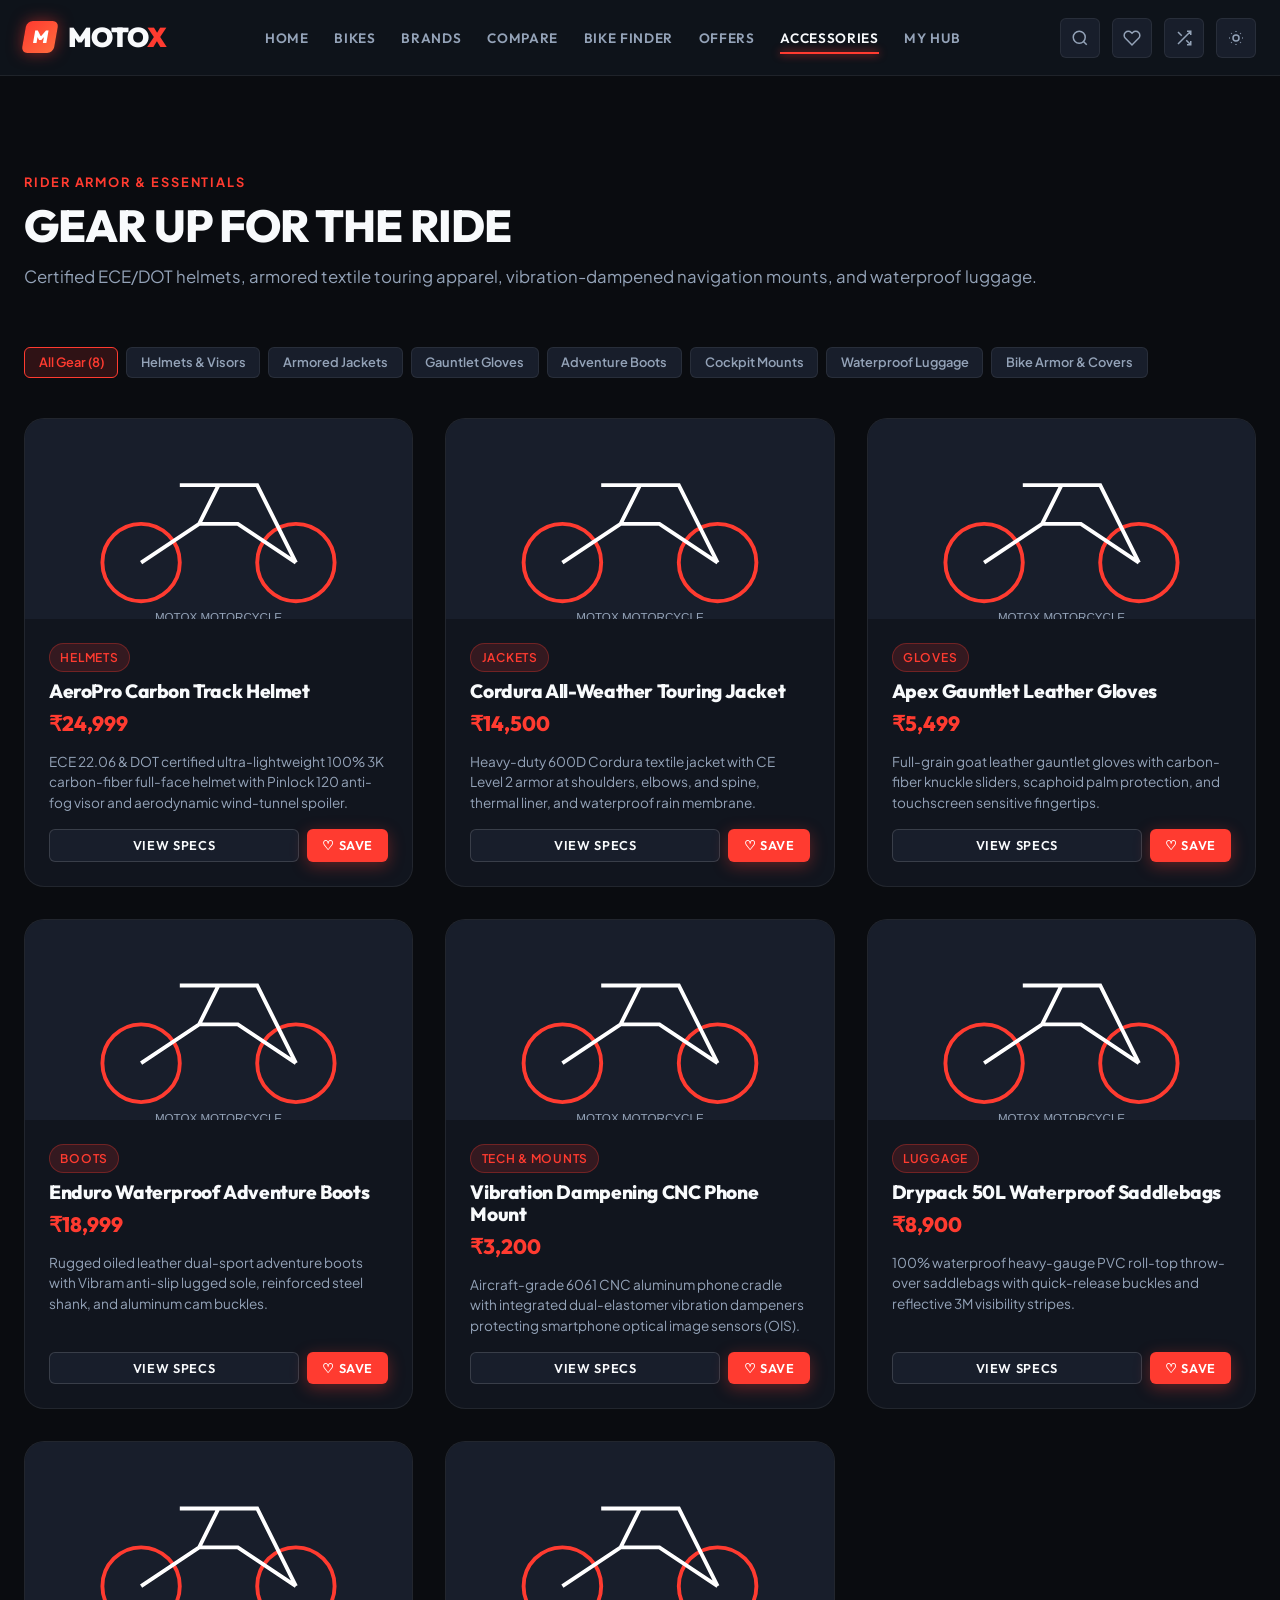
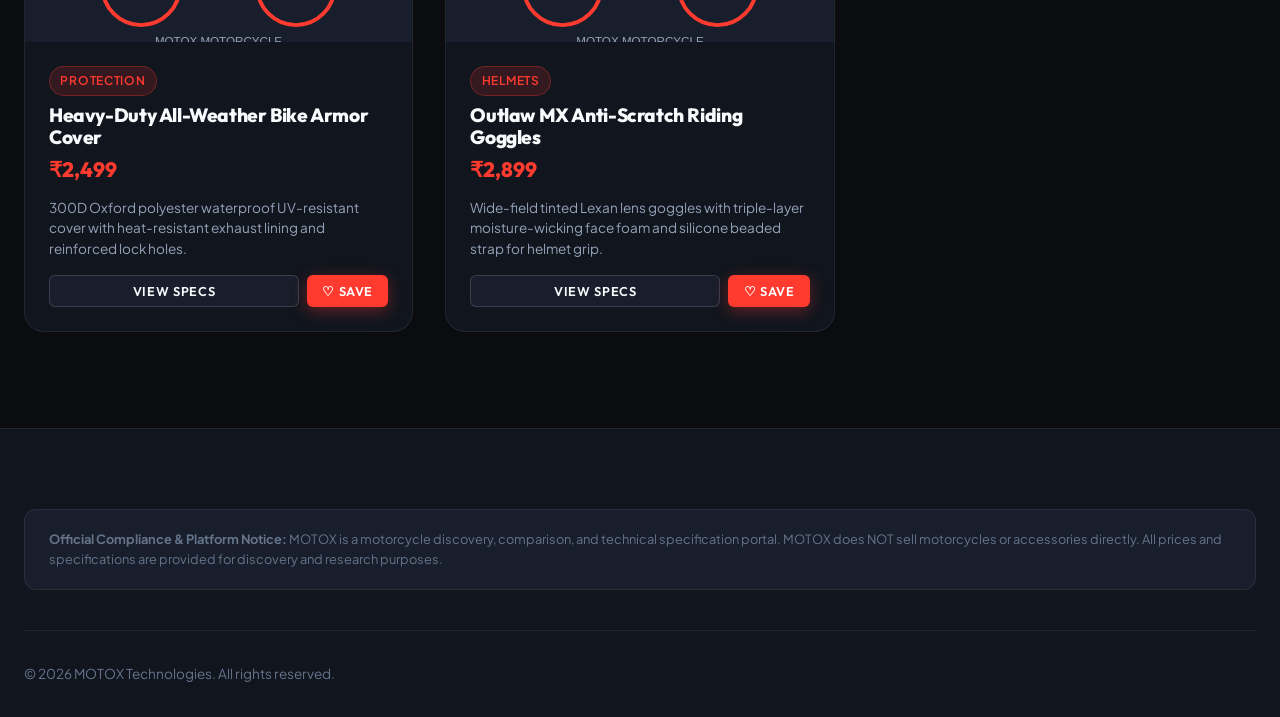
<file: accessories.html>
<!DOCTYPE html>
<html lang="en" data-theme="dark">
<head><script async src="https://www.googletagmanager.com/gtm.js?id=GTM-KWH765RK"></script>
<script>
  window.dataLayer = window.dataLayer || [];
  function gtag(){dataLayer.push(arguments);}
  gtag('js', new Date());
</script>
  <!-- Google tag (gtag.js) -->
<script async src="https://www.googletagmanager.com/gtag/js?id=AW-18481810877"></script>
<script>
  window.dataLayer = window.dataLayer || [];
  function gtag(){dataLayer.push(arguments);}
  gtag('js', new Date());

  gtag('config', 'AW-18481810877');
</script>
  <meta charset="UTF-8">
  <meta name="viewport" content="width=device-width, initial-scale=1.0">
  <title>Riding Gear & Accessories — GEAR UP FOR THE RIDE | MOTOX</title>
  <meta name="description" content="Explore premium motorcycle riding gear: Carbon-fiber track helmets, CE Level 2 armored jackets, gauntlet gloves, adventure boots, and waterproof luggage.">
  <link rel="stylesheet" href="css/style.css">
  <link rel="stylesheet" href="css/responsive.css">
</head>
<body>

  <!-- Sticky Premium Navigation -->
  <header class="header">
    <div class="container navbar">
      <a href="index.html" class="brand-logo">
        <div class="logo-icon">M</div>
        <span>MOTO<span class="red">X</span></span>
      </a>

      <ul class="nav-links">
        <li><a href="index.html" class="nav-link">Home</a></li>
        <li><a href="bikes.html" class="nav-link">Bikes</a></li>
        <li><a href="brands.html" class="nav-link">Brands</a></li>
        <li><a href="compare.html" class="nav-link">Compare</a></li>
        <li><a href="finder.html" class="nav-link">Bike Finder</a></li>
        <li><a href="offers.html" class="nav-link">Offers</a></li>
        <li><a href="accessories.html" class="nav-link active">Accessories</a></li>
        <li><a href="bookings.html" class="nav-link">My Hub</a></li>
      </ul>

      <div class="nav-actions">
        <button class="btn-icon open-search-btn" title="Search Motorcycles (/)" aria-label="Search">
          <svg width="18" height="18" viewBox="0 0 24 24" fill="none" stroke="currentColor" stroke-width="2"><circle cx="11" cy="11" r="8"/><path d="M21 21l-4.35-4.35"/></svg>
        </button>
        <a href="bookings.html" class="btn-icon" title="Saved Wishlist" aria-label="Wishlist" style="position: relative;">
          <svg width="18" height="18" viewBox="0 0 24 24" fill="none" stroke="currentColor" stroke-width="2"><path d="M20.84 4.61a5.5 5.5 0 00-7.78 0L12 5.67l-1.06-1.06a5.5 5.5 0 00-7.78 7.78l1.06 1.06L12 21.23l7.78-7.78 1.06-1.06a5.5 5.5 0 000-7.78z"/></svg>
          <span class="wishlist-count nav-badge-count" style="display: none;">0</span>
        </a>
        <a href="compare.html" class="btn-icon" title="Comparison Tray" aria-label="Compare" style="position: relative;">
          <svg width="18" height="18" viewBox="0 0 24 24" fill="none" stroke="currentColor" stroke-width="2"><path d="M16 3h5v5M4 20L21 3M21 16v5h-5M15 15l6 6M4 4l5 5"/></svg>
          <span class="compare-count nav-badge-count" style="display: none;">0</span>
        </a>
        <button class="btn-icon theme-toggle-btn" title="Toggle Theme" aria-label="Toggle Theme">
          🌙
        </button>
        <button class="btn-icon mobile-toggle" aria-label="Open Mobile Menu">
          ☰
        </button>
      </div>
    </div>
  </header>

  <main class="section">
    <div class="container">
      <div class="section-header">
        <div>
          <span class="section-subtitle-tag">Rider Armor & Essentials</span>
          <h1 class="section-title">GEAR UP FOR THE RIDE</h1>
          <p class="section-desc">Certified ECE/DOT helmets, armored textile touring apparel, vibration-dampened navigation mounts, and waterproof luggage.</p>
        </div>
      </div>

      <!-- Accessory Category Filter Chips -->
      <div class="filter-chips" id="accFilterChips" style="margin-bottom: 2.5rem;">
        <button type="button" class="filter-chip active" data-cat="all">All Gear (8)</button>
        <button type="button" class="filter-chip" data-cat="Helmets">Helmets & Visors</button>
        <button type="button" class="filter-chip" data-cat="Jackets">Armored Jackets</button>
        <button type="button" class="filter-chip" data-cat="Gloves">Gauntlet Gloves</button>
        <button type="button" class="filter-chip" data-cat="Boots">Adventure Boots</button>
        <button type="button" class="filter-chip" data-cat="Tech & Mounts">Cockpit Mounts</button>
        <button type="button" class="filter-chip" data-cat="Luggage">Waterproof Luggage</button>
        <button type="button" class="filter-chip" data-cat="Protection">Bike Armor & Covers</button>
      </div>

      <div class="bikes-grid" id="accessoriesGrid">
        <!-- Rendered by JS -->
      </div>
    </div>
  </main>

  <!-- Accessory Detail Modal -->
  <div class="modal-overlay" id="accDetailModal">
    <div class="modal-dialog">
      <button class="modal-close-btn" id="closeAccModalBtn">✕</button>
      <div id="accModalContent"></div>
    </div>
  </div>

  <!-- Premium Footer -->
  <footer class="footer">
    <div class="container">
      <div class="footer-disclaimer-card">
        <strong>Official Compliance & Platform Notice:</strong> MOTOX is a motorcycle discovery, comparison, and technical specification portal. MOTOX does NOT sell motorcycles or accessories directly. All prices and specifications are provided for discovery and research purposes.
      </div>
      <div class="footer-bottom">
        <div>© 2026 MOTOX Technologies. All rights reserved.</div>
      </div>
    </div>
  </footer>

  <!-- Search Modal -->
  <div class="search-modal" id="searchModal">
    <div class="search-box-card">
      <button class="modal-close-btn" id="closeSearchBtn">✕</button>
      <div class="search-input-wrap">
        <svg width="20" height="20" viewBox="0 0 24 24" fill="none" stroke="currentColor" stroke-width="2"><circle cx="11" cy="11" r="8"/><path d="M21 21l-4.35-4.35"/></svg>
        <input type="text" id="searchInput" placeholder="Search by brand, model, or capacity..." autocomplete="off">
      </div>
      <div class="search-results" id="searchResults"></div>
    </div>
  </div>

  <!-- Scripts -->
  <script src="js/data.js"></script>
  <script src="js/app.js"></script>
  <script>
    document.addEventListener("DOMContentLoaded", () => {
      const grid = document.getElementById("accessoriesGrid");
      const chips = document.querySelectorAll("#accFilterChips .filter-chip");
      const modal = document.getElementById("accDetailModal");
      const closeBtn = document.getElementById("closeAccModalBtn");

      let currentCat = "all";

      function renderAccessories() {
        if (!grid) return;
        const list = currentCat === "all"
          ? MOTOX_DATA.accessories
          : MOTOX_DATA.accessories.filter(a => a.category.toLowerCase().includes(currentCat.toLowerCase()));

        grid.innerHTML = list.map(acc => `
          <div class="accessory-card fade-in">
            <div class="accessory-card-img">
              <img src="${acc.image}" alt="${acc.name}" loading="lazy" onerror="handleImgError(this)">
            </div>
            <div class="accessory-card-body">
              <span class="badge badge-accent" style="align-self: flex-start; margin-bottom: 0.5rem;">${acc.category}</span>
              <h3 style="font-size: 1.2rem; font-weight: 800; color: var(--text-primary); margin-bottom: 0.3rem;">${acc.name}</h3>
              <div style="font-family: var(--font-heading); font-weight: 800; font-size: 1.3rem; color: var(--accent-primary); margin-bottom: 0.75rem;">${acc.priceDisplay}</div>
              <p style="font-size: 0.85rem; color: var(--text-secondary); line-height: 1.5; margin-bottom: 1rem;">${acc.description}</p>
              <div style="margin-top: auto; display: flex; gap: 0.5rem;">
                <button class="btn btn-secondary btn-sm" style="flex: 1;" onclick="openAccessoryModal('${acc.id}')">View Specs</button>
                <button class="btn btn-primary btn-sm" onclick="showToast('Added ${acc.name} to gear wishlist!', 'success')">♡ Save</button>
              </div>
            </div>
          </div>
        `).join("");
      }

      chips.forEach(chip => {
        chip.addEventListener("click", () => {
          chips.forEach(c => c.classList.remove("active"));
          chip.classList.add("active");
          currentCat = chip.dataset.cat;
          renderAccessories();
        });
      });

      window.openAccessoryModal = function(id) {
        const acc = MOTOX_DATA.accessories.find(a => a.id === id);
        if (!acc || !modal) return;

        const content = document.getElementById("accModalContent");
        content.innerHTML = `
          <span class="badge badge-accent" style="margin-bottom: 0.5rem;">${acc.category}</span>
          <h2 style="font-size: 1.6rem; font-weight: 900; margin-bottom: 0.5rem;">${acc.name}</h2>
          <div style="font-family: var(--font-heading); font-size: 1.5rem; font-weight: 900; color: var(--accent-primary); margin-bottom: 1rem;">${acc.priceDisplay}</div>
          <img src="${acc.image}" alt="${acc.name}" style="width: 100%; height: 220px; object-fit: cover; border-radius: var(--radius-md); margin-bottom: 1.25rem;" onerror="handleImgError(this)">
          <p style="font-size: 0.95rem; color: var(--text-secondary); line-height: 1.6; margin-bottom: 1.25rem;">${acc.description}</p>
          <div style="font-size: 0.85rem; font-weight: 700; text-transform: uppercase; color: var(--text-muted); margin-bottom: 0.5rem;">Key Specifications:</div>
          <ul class="part-specs-list" style="margin-bottom: 1.5rem;">
            ${acc.specs.map(s => `<li>${s}</li>`).join("")}
          </ul>
          <button class="btn btn-primary" style="width: 100%;" onclick="showToast('Inquiry logged for ${acc.name} with certified gear distributors.', 'success'); document.getElementById('accDetailModal').classList.remove('active');">
            Inquire Availability at Dealer
          </button>
        `;
        modal.classList.add("active");
      };

      if (closeBtn && modal) {
        closeBtn.onclick = () => modal.classList.remove("active");
        modal.onclick = (e) => {
          if (e.target === modal) modal.classList.remove("active");
        };
      }

      renderAccessories();
    });
  </script>
</body>
</html>
</file>
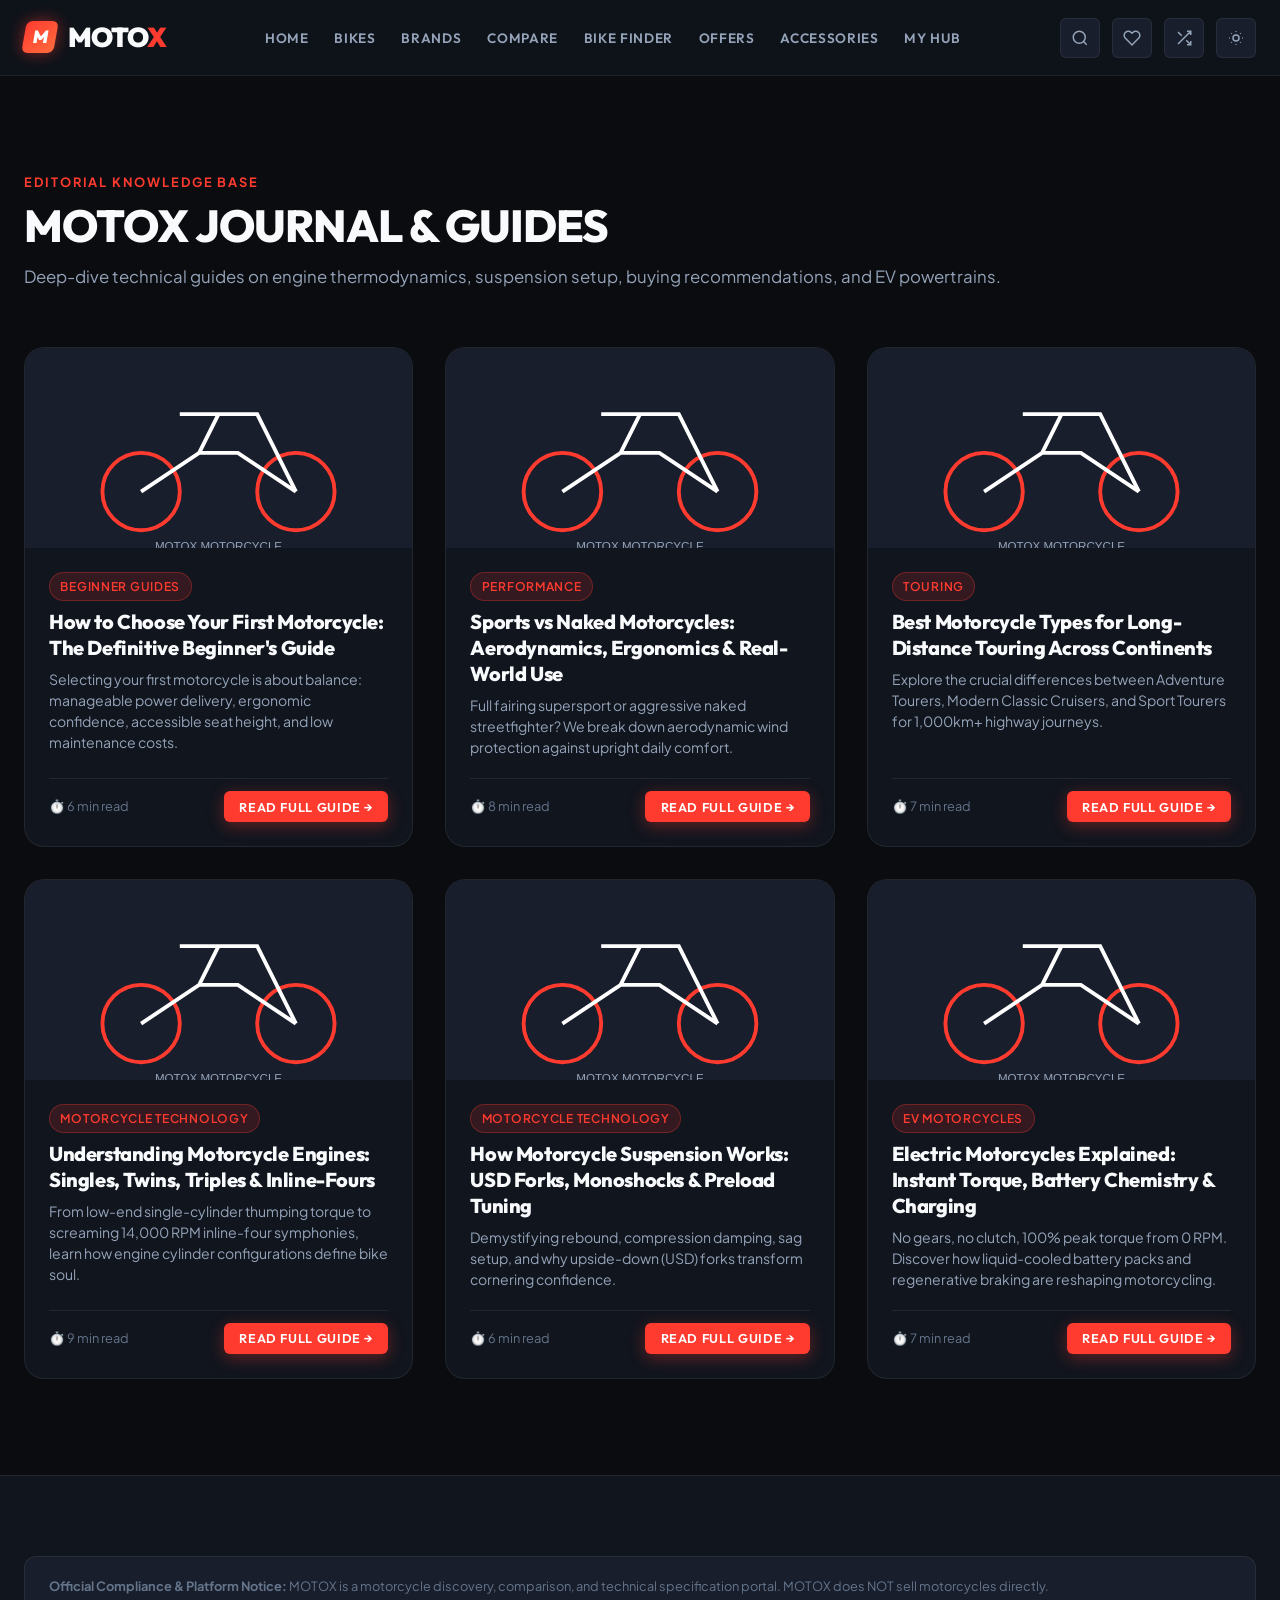
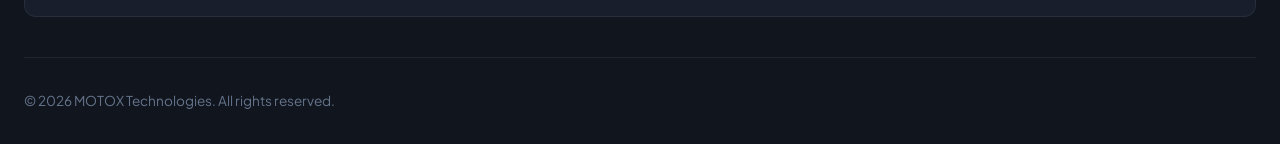
<file: articles.html>
<!DOCTYPE html>
<html lang="en" data-theme="dark">
<head><script async src="https://www.googletagmanager.com/gtm.js?id=GTM-KWH765RK"></script>
<script>
  window.dataLayer = window.dataLayer || [];
  function gtag(){dataLayer.push(arguments);}
  gtag('js', new Date());
</script>
  <!-- Google tag (gtag.js) -->
<script async src="https://www.googletagmanager.com/gtag/js?id=AW-18481810877"></script>
<script>
  window.dataLayer = window.dataLayer || [];
  function gtag(){dataLayer.push(arguments);}
  gtag('js', new Date());

  gtag('config', 'AW-18481810877');
</script>
  <meta charset="UTF-8">
  <meta name="viewport" content="width=device-width, initial-scale=1.0">
  <title>MOTOX Journal — Motorcycle Guides & Technology Explained</title>
  <meta name="description" content="In-depth editorial articles on motorcycle engineering, buying guides, suspension dynamics, engine cylinder configurations, and EV motor tech.">
  <link rel="stylesheet" href="css/style.css">
  <link rel="stylesheet" href="css/responsive.css">
</head>
<body>

  <!-- Sticky Premium Navigation -->
  <header class="header">
    <div class="container navbar">
      <a href="index.html" class="brand-logo">
        <div class="logo-icon">M</div>
        <span>MOTO<span class="red">X</span></span>
      </a>

      <ul class="nav-links">
        <li><a href="index.html" class="nav-link">Home</a></li>
        <li><a href="bikes.html" class="nav-link">Bikes</a></li>
        <li><a href="brands.html" class="nav-link">Brands</a></li>
        <li><a href="compare.html" class="nav-link">Compare</a></li>
        <li><a href="finder.html" class="nav-link">Bike Finder</a></li>
        <li><a href="offers.html" class="nav-link">Offers</a></li>
        <li><a href="accessories.html" class="nav-link">Accessories</a></li>
        <li><a href="bookings.html" class="nav-link">My Hub</a></li>
      </ul>

      <div class="nav-actions">
        <button class="btn-icon open-search-btn" title="Search Motorcycles (/)" aria-label="Search">
          <svg width="18" height="18" viewBox="0 0 24 24" fill="none" stroke="currentColor" stroke-width="2"><circle cx="11" cy="11" r="8"/><path d="M21 21l-4.35-4.35"/></svg>
        </button>
        <a href="bookings.html" class="btn-icon" title="Saved Wishlist" aria-label="Wishlist" style="position: relative;">
          <svg width="18" height="18" viewBox="0 0 24 24" fill="none" stroke="currentColor" stroke-width="2"><path d="M20.84 4.61a5.5 5.5 0 00-7.78 0L12 5.67l-1.06-1.06a5.5 5.5 0 00-7.78 7.78l1.06 1.06L12 21.23l7.78-7.78 1.06-1.06a5.5 5.5 0 000-7.78z"/></svg>
          <span class="wishlist-count nav-badge-count" style="display: none;">0</span>
        </a>
        <a href="compare.html" class="btn-icon" title="Comparison Tray" aria-label="Compare" style="position: relative;">
          <svg width="18" height="18" viewBox="0 0 24 24" fill="none" stroke="currentColor" stroke-width="2"><path d="M16 3h5v5M4 20L21 3M21 16v5h-5M15 15l6 6M4 4l5 5"/></svg>
          <span class="compare-count nav-badge-count" style="display: none;">0</span>
        </a>
        <button class="btn-icon theme-toggle-btn" title="Toggle Theme" aria-label="Toggle Theme">
          🌙
        </button>
        <button class="btn-icon mobile-toggle" aria-label="Open Mobile Menu">
          ☰
        </button>
      </div>
    </div>
  </header>

  <main class="section">
    <div class="container">
      <div class="section-header">
        <div>
          <span class="section-subtitle-tag">Editorial Knowledge Base</span>
          <h1 class="section-title">MOTOX JOURNAL & GUIDES</h1>
          <p class="section-desc">Deep-dive technical guides on engine thermodynamics, suspension setup, buying recommendations, and EV powertrains.</p>
        </div>
      </div>

      <div class="articles-grid" id="fullArticlesGrid">
        <!-- Rendered by JS -->
      </div>
    </div>
  </main>

  <!-- Article Modal -->
  <div class="modal-overlay" id="articleModal">
    <div class="modal-dialog" style="max-width: 800px;">
      <button class="modal-close-btn" id="closeArticleBtn">✕</button>
      <div id="articleModalContent"></div>
    </div>
  </div>

  <!-- Premium Footer -->
  <footer class="footer">
    <div class="container">
      <div class="footer-disclaimer-card">
        <strong>Official Compliance & Platform Notice:</strong> MOTOX is a motorcycle discovery, comparison, and technical specification portal. MOTOX does NOT sell motorcycles directly.
      </div>
      <div class="footer-bottom">
        <div>© 2026 MOTOX Technologies. All rights reserved.</div>
      </div>
    </div>
  </footer>

  <!-- Search Modal -->
  <div class="search-modal" id="searchModal">
    <div class="search-box-card">
      <button class="modal-close-btn" id="closeSearchBtn">✕</button>
      <div class="search-input-wrap">
        <svg width="20" height="20" viewBox="0 0 24 24" fill="none" stroke="currentColor" stroke-width="2"><circle cx="11" cy="11" r="8"/><path d="M21 21l-4.35-4.35"/></svg>
        <input type="text" id="searchInput" placeholder="Search by brand, model, or capacity..." autocomplete="off">
      </div>
      <div class="search-results" id="searchResults"></div>
    </div>
  </div>

  <!-- Scripts -->
  <script src="js/data.js"></script>
  <script src="js/app.js"></script>
  <script>
    document.addEventListener("DOMContentLoaded", () => {
      const grid = document.getElementById("fullArticlesGrid");
      const modal = document.getElementById("articleModal");
      const closeBtn = document.getElementById("closeArticleBtn");

      if (!grid) return;

      grid.innerHTML = MOTOX_DATA.articles.map(a => `
        <div class="article-card fade-in">
          <div class="article-card-img">
            <img src="${a.image}" alt="${a.title}" loading="lazy" onerror="handleImgError(this)">
          </div>
          <div class="article-card-body">
            <span class="badge badge-accent" style="align-self: flex-start; margin-bottom: 0.5rem;">${a.category}</span>
            <h3 style="font-size: 1.25rem; font-weight: 800; margin-bottom: 0.5rem; line-height: 1.3;">${a.title}</h3>
            <p style="font-size: 0.88rem; color: var(--text-secondary); line-height: 1.5; margin-bottom: 1.25rem;">${a.summary}</p>
            <div style="margin-top: auto; display: flex; justify-content: space-between; align-items: center; border-top: 1px solid var(--border-subtle); padding-top: 0.75rem; font-size: 0.8rem; color: var(--text-muted);">
              <span>⏱️ ${a.readTime}</span>
              <button class="btn btn-primary btn-sm" onclick="readArticleFull('${a.id}')">Read Full Guide →</button>
            </div>
          </div>
        </div>
      `).join("");

      window.readArticleFull = function(id) {
        const art = getArticleById(id);
        if (!art || !modal) return;

        const content = document.getElementById("articleModalContent");
        content.innerHTML = `
          <span class="badge badge-accent" style="margin-bottom: 0.5rem;">${art.category} • ${art.readTime}</span>
          <h2 style="font-size: 1.8rem; font-weight: 900; margin-bottom: 0.5rem; line-height: 1.2;">${art.title}</h2>
          <div style="font-size: 0.8rem; color: var(--text-muted); margin-bottom: 1.25rem;">Published by MOTOX Tech Editorial • ${art.date}</div>
          <img src="${art.image}" alt="${art.title}" style="width: 100%; height: 280px; object-fit: cover; border-radius: var(--radius-md); margin-bottom: 1.5rem;" onerror="handleImgError(this)">
          <div style="color: var(--text-secondary); font-size: 0.95rem; line-height: 1.7;">
            ${art.content}
          </div>
        `;
        modal.classList.add("active");
      };

      if (closeBtn && modal) {
        closeBtn.onclick = () => modal.classList.remove("active");
        modal.onclick = (e) => {
          if (e.target === modal) modal.classList.remove("active");
        };
      }
    });
  </script>
</body>
</html>
</file>
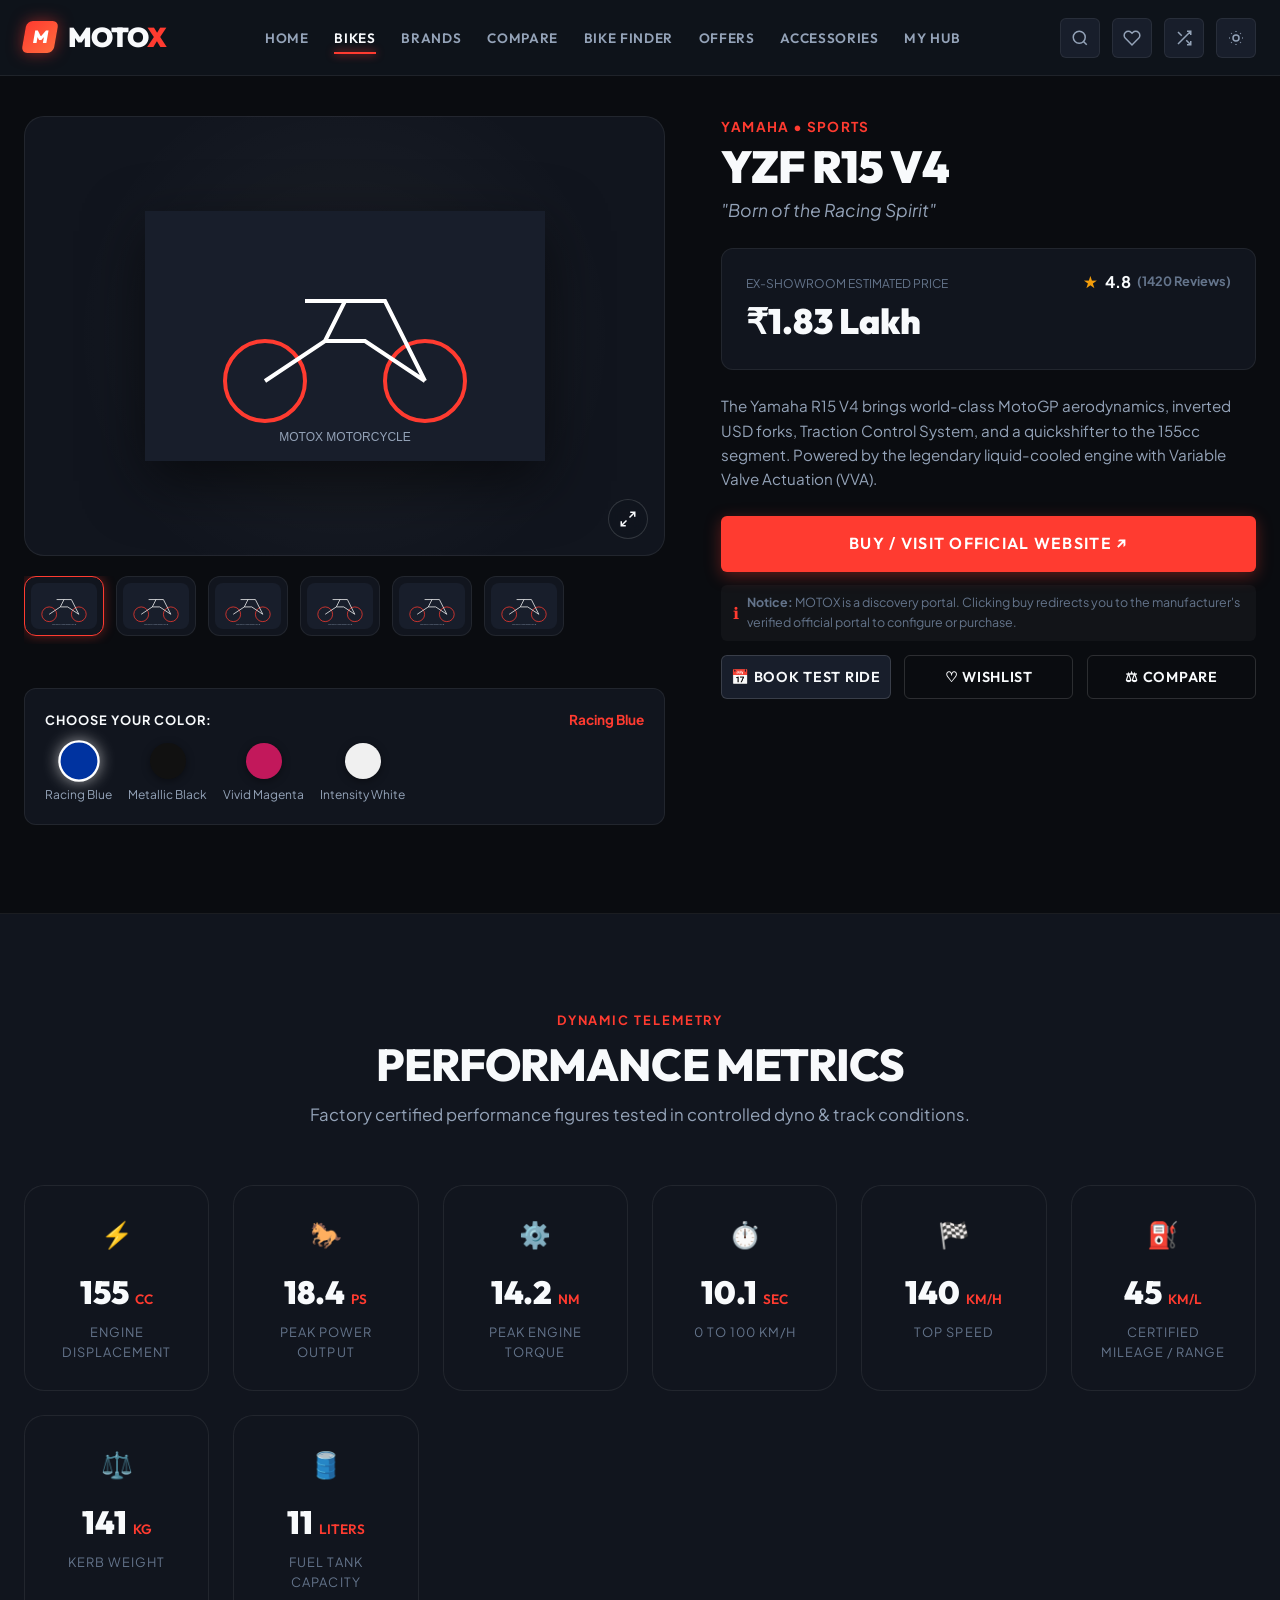
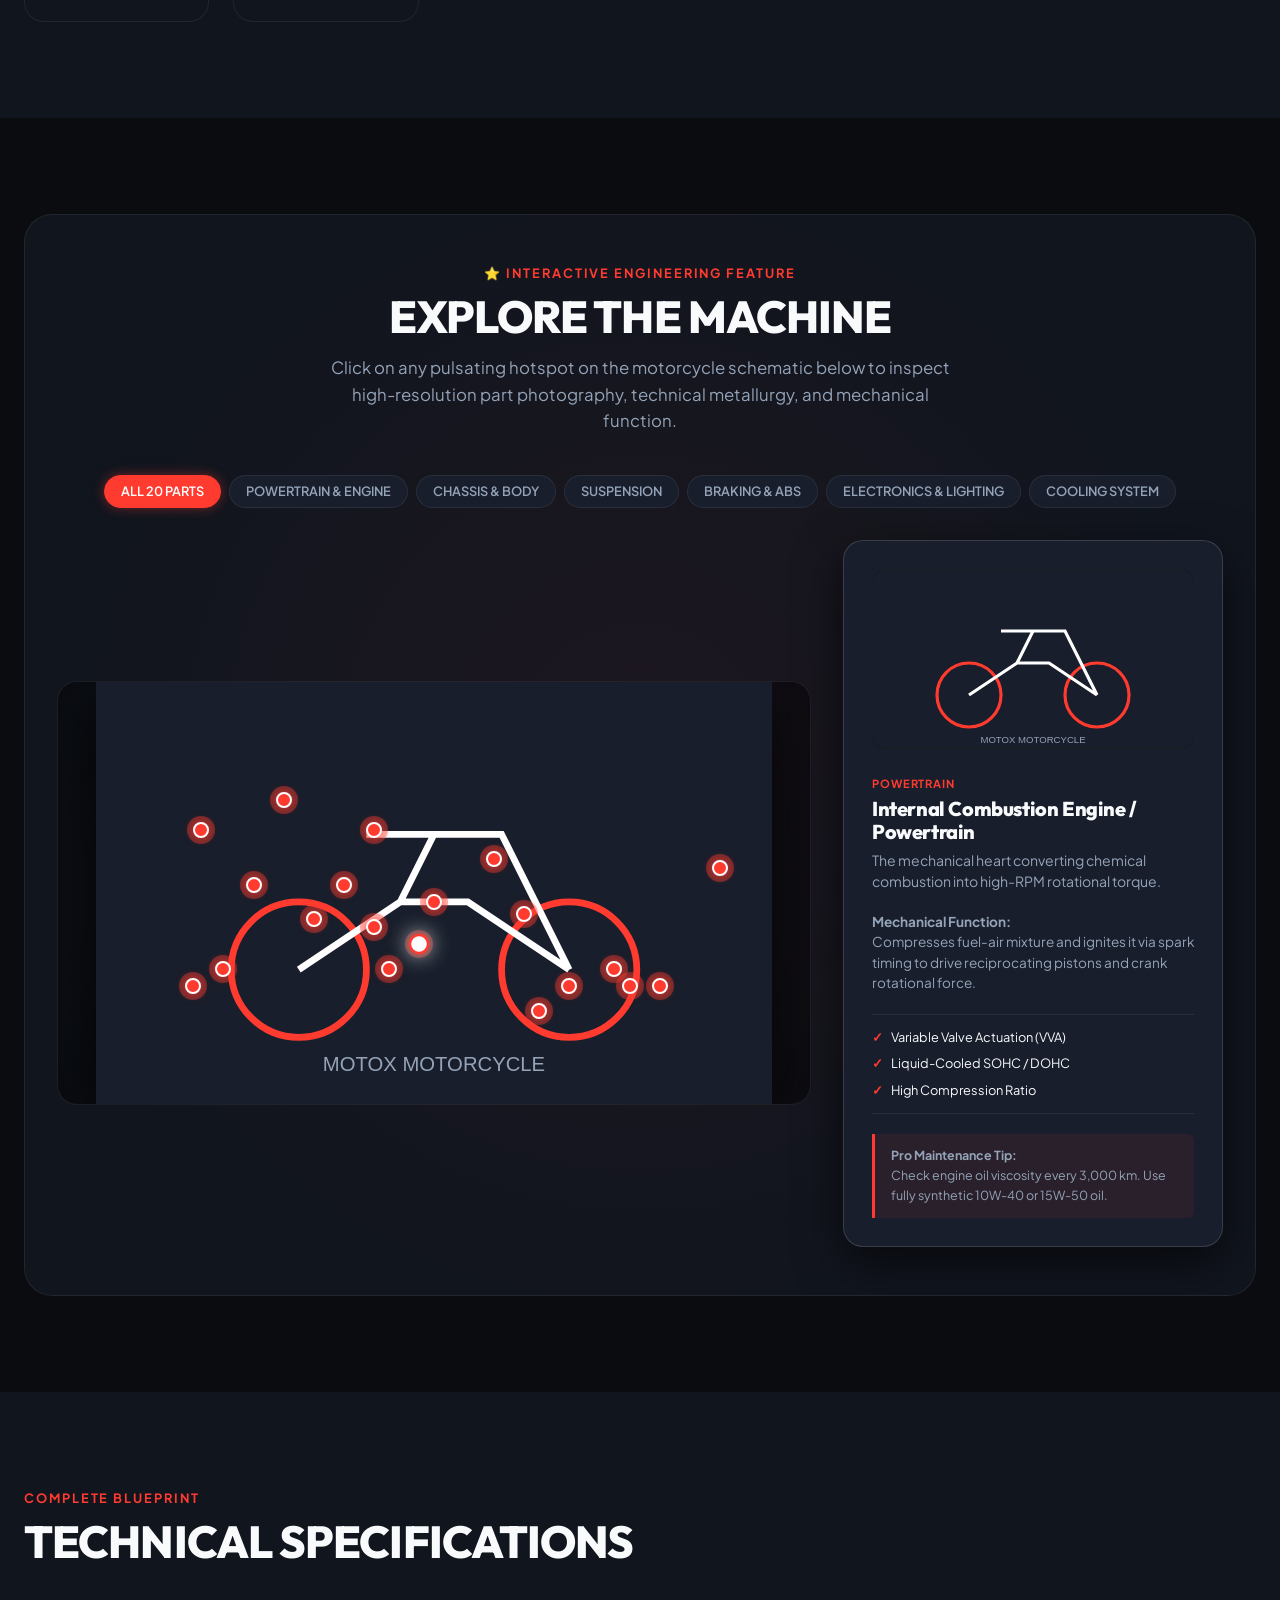
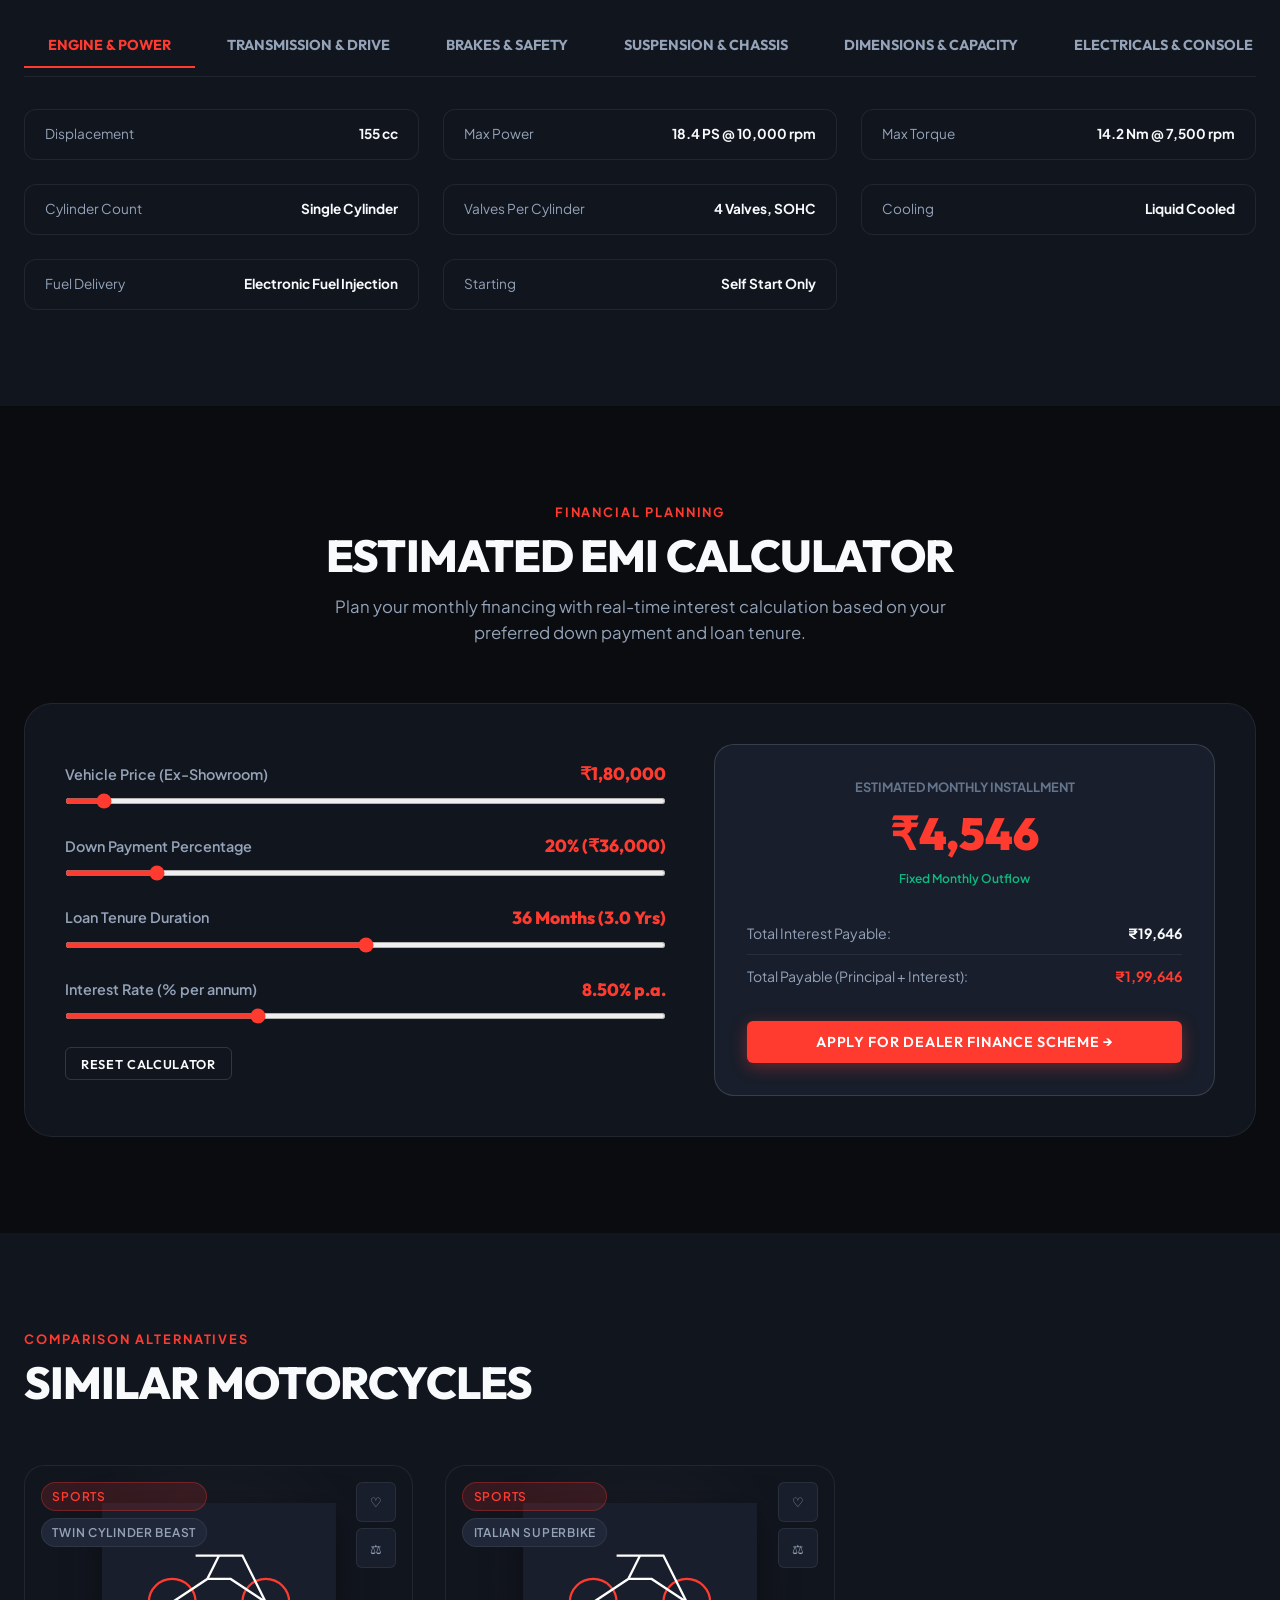
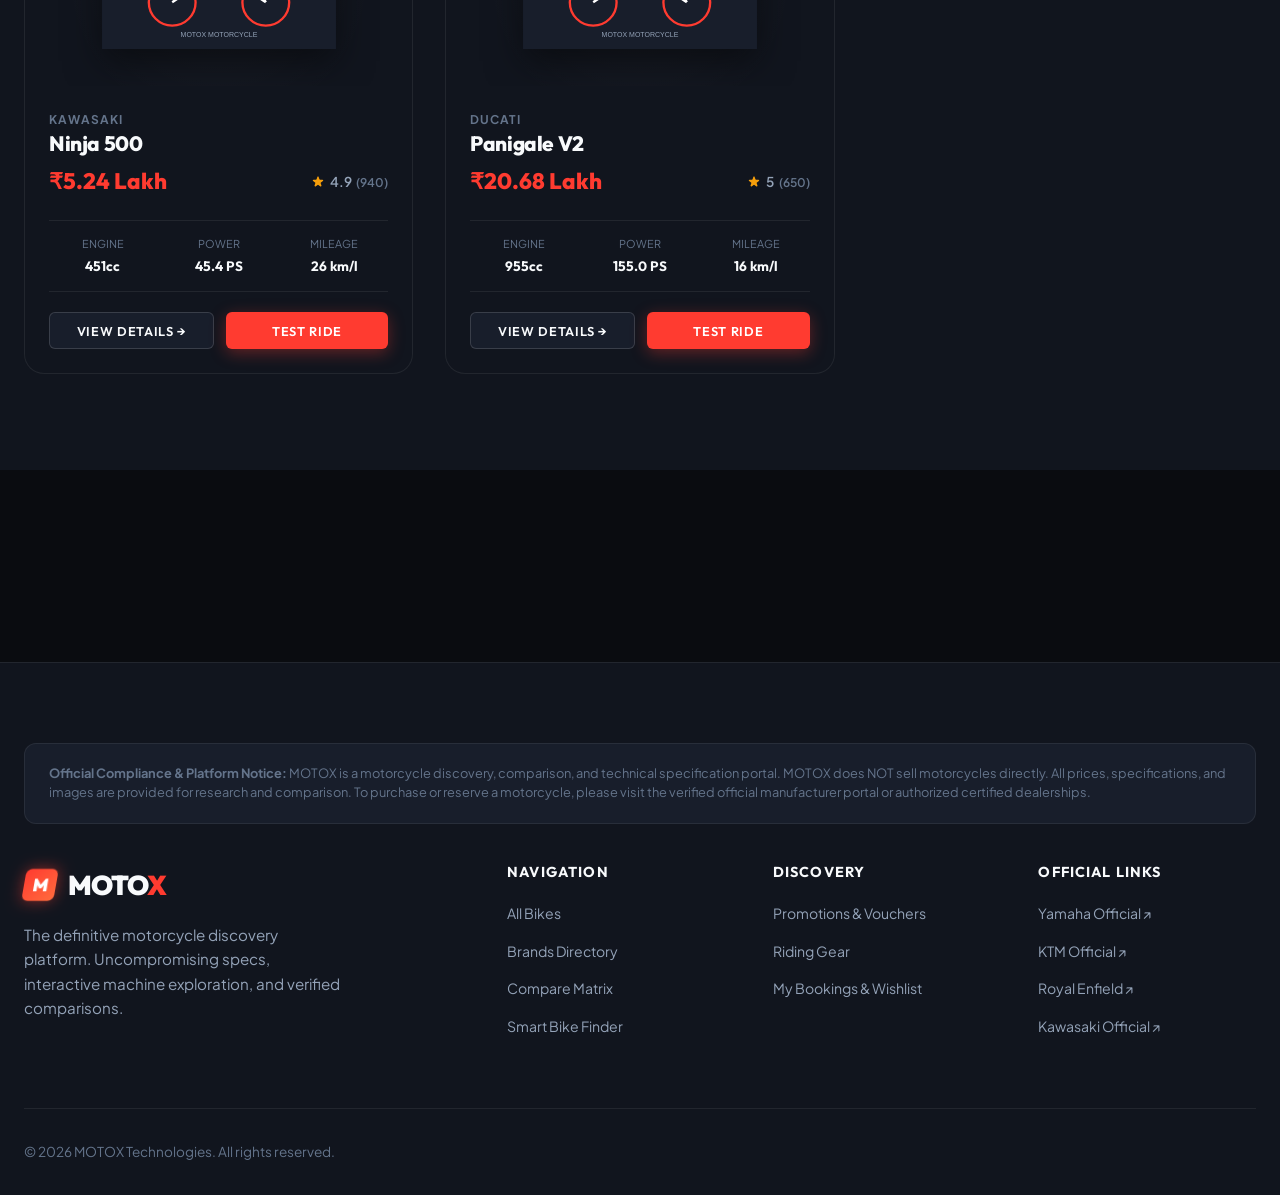
<file: bike-details.html>
<!DOCTYPE html>
<html lang="en" data-theme="dark">
<head><script async src="https://www.googletagmanager.com/gtm.js?id=GTM-KWH765RK"></script>
<script>
  window.dataLayer = window.dataLayer || [];
  function gtag(){dataLayer.push(arguments);}
  gtag('js', new Date());
</script>
  <!-- Google tag (gtag.js) -->
<script async src="https://www.googletagmanager.com/gtag/js?id=AW-18481810877"></script>
<script>
  window.dataLayer = window.dataLayer || [];
  function gtag(){dataLayer.push(arguments);}
  gtag('js', new Date());

  gtag('config', 'AW-18481810877');
</script>
  <meta charset="UTF-8">
  <meta name="viewport" content="width=device-width, initial-scale=1.0">
  <title>Motorcycle Specifications & Machine Exploration — MOTOX</title>
  <meta name="description" content="Explore detailed specifications, performance metrics, and interactive 20-part machine anatomy on MOTOX.">
  <link rel="stylesheet" href="css/style.css">
  <link rel="stylesheet" href="css/responsive.css">
</head>
<body>

  <!-- Sticky Premium Navigation -->
  <header class="header">
    <div class="container navbar">
      <a href="index.html" class="brand-logo">
        <div class="logo-icon">M</div>
        <span>MOTO<span class="red">X</span></span>
      </a>

      <ul class="nav-links">
        <li><a href="index.html" class="nav-link">Home</a></li>
        <li><a href="bikes.html" class="nav-link active">Bikes</a></li>
        <li><a href="brands.html" class="nav-link">Brands</a></li>
        <li><a href="compare.html" class="nav-link">Compare</a></li>
        <li><a href="finder.html" class="nav-link">Bike Finder</a></li>
        <li><a href="offers.html" class="nav-link">Offers</a></li>
        <li><a href="accessories.html" class="nav-link">Accessories</a></li>
        <li><a href="bookings.html" class="nav-link">My Hub</a></li>
      </ul>

      <div class="nav-actions">
        <button class="btn-icon open-search-btn" title="Search Motorcycles (/)" aria-label="Search">
          <svg width="18" height="18" viewBox="0 0 24 24" fill="none" stroke="currentColor" stroke-width="2"><circle cx="11" cy="11" r="8"/><path d="M21 21l-4.35-4.35"/></svg>
        </button>
        <a href="bookings.html" class="btn-icon" title="Saved Wishlist" aria-label="Wishlist" style="position: relative;">
          <svg width="18" height="18" viewBox="0 0 24 24" fill="none" stroke="currentColor" stroke-width="2"><path d="M20.84 4.61a5.5 5.5 0 00-7.78 0L12 5.67l-1.06-1.06a5.5 5.5 0 00-7.78 7.78l1.06 1.06L12 21.23l7.78-7.78 1.06-1.06a5.5 5.5 0 000-7.78z"/></svg>
          <span class="wishlist-count nav-badge-count" style="display: none;">0</span>
        </a>
        <a href="compare.html" class="btn-icon" title="Comparison Tray" aria-label="Compare" style="position: relative;">
          <svg width="18" height="18" viewBox="0 0 24 24" fill="none" stroke="currentColor" stroke-width="2"><path d="M16 3h5v5M4 20L21 3M21 16v5h-5M15 15l6 6M4 4l5 5"/></svg>
          <span class="compare-count nav-badge-count" style="display: none;">0</span>
        </a>
        <button class="btn-icon theme-toggle-btn" title="Toggle Theme" aria-label="Toggle Theme">
          🌙
        </button>
        <button class="btn-icon mobile-toggle" aria-label="Open Mobile Menu">
          ☰
        </button>
      </div>
    </div>
  </header>

  <main>
    <!-- Top Details Hero & Gallery -->
    <section class="details-hero">
      <div class="container details-grid">
        <!-- Left: High-Res Interactive Gallery -->
        <div class="gallery-container">
          <div class="gallery-main-viewport">
            <img id="galleryMainImg" src="" alt="Motorcycle High Resolution View" onerror="handleImgError(this)">
            <button class="gallery-zoom-btn" id="galleryZoomBtn" title="Fullscreen Lightbox">
              <svg width="18" height="18" viewBox="0 0 24 24" fill="none" stroke="currentColor" stroke-width="2"><path d="M15 3h6v6M9 21H3v-6M21 3l-7 7M3 21l7-7"/></svg>
            </button>
          </div>

          <!-- Thumbnails -->
          <div class="gallery-thumbnails" id="galleryThumbs">
            <!-- Populated via js/details.js -->
          </div>

          <!-- Color Customizer -->
          <div class="color-selector-wrap">
            <div style="display: flex; justify-content: space-between; align-items: center;">
              <span style="font-size: 0.8rem; font-weight: 700; text-transform: uppercase; letter-spacing: 0.08em; color: var(--text-primary);">
                Choose Your Color:
              </span>
              <span id="activeColorName" style="font-size: 0.85rem; font-weight: 700; color: var(--accent-primary);">Racing Blue</span>
            </div>
            <div class="color-swatches" id="colorSwatches">
              <!-- Swatches Populated by JS -->
            </div>
          </div>
        </div>

        <!-- Right: Motorcycle Specs & Actions -->
        <div class="details-info">
          <div>
            <div class="details-brand-tag" id="detailsBrandTag">Yamaha • Sports</div>
            <h1 class="details-title" id="detailsTitle">YZF R15 V4</h1>
            <p class="details-tagline" id="detailsTagline">"Born of the Racing Spirit"</p>
          </div>

          <div class="details-price-box">
            <div>
              <div style="font-size: 0.75rem; text-transform: uppercase; color: var(--text-muted);">Ex-Showroom Estimated Price</div>
              <div class="details-price-num" id="detailsPriceDisplay">₹1.83 Lakh</div>
            </div>
            <div style="display: flex; align-items: center; gap: 0.4rem; font-weight: 700;">
              <span style="color: var(--accent-amber);">★</span>
              <span id="detailsRatingVal">4.8</span>
              <span id="detailsRatingCount" style="color: var(--text-muted); font-size: 0.8rem;">(1420)</span>
            </div>
          </div>

          <p id="detailsDesc" style="color: var(--text-secondary); font-size: 0.95rem; line-height: 1.6;">
            <!-- Bike description -->
          </p>

          <!-- Primary Actions -->
          <div class="details-actions-primary">
            <!-- Official Website Direct Redirect -->
            <a id="officialBuyBtn" href="#" target="_blank" rel="noopener noreferrer" class="btn btn-primary btn-lg" style="font-size: 1rem; width: 100%;">
              BUY / VISIT OFFICIAL WEBSITE ↗
            </a>
            
            <div class="official-redirect-notice">
              <span style="color: var(--accent-primary); font-size: 1rem;">ℹ</span>
              <span><strong>Notice:</strong> MOTOX is a discovery portal. Clicking buy redirects you to the manufacturer's verified official portal to configure or purchase.</span>
            </div>

            <div class="details-actions-row">
              <button class="btn btn-secondary" id="detailsTestRideBtn">
                📅 Book Test Ride
              </button>
              <button class="btn btn-outline" id="detailsWishBtn">
                ♡ Wishlist
              </button>
              <button class="btn btn-outline" id="detailsCompBtn">
                ⚖ Compare
              </button>
            </div>
          </div>
        </div>
      </div>
    </section>

    <!-- Performance Counters Section -->
    <section class="section section-darker">
      <div class="container">
        <div class="section-header-center">
          <span class="section-subtitle-tag">Dynamic Telemetry</span>
          <h2 class="section-title">PERFORMANCE METRICS</h2>
          <p class="section-desc">Factory certified performance figures tested in controlled dyno & track conditions.</p>
        </div>

        <div class="performance-grid" id="perfGrid">
          <!-- Populated by JS with Count-up animation -->
        </div>
      </div>
    </section>

    <!-- ⭐ "EXPLORE THE MACHINE" - 20 Interactive Mechanical Hotspots -->
    <section class="section" id="exploreMachineSection">
      <div class="container">
        <div class="explore-machine-wrapper">
          <div class="explore-machine-header">
            <span class="section-subtitle-tag">⭐ Interactive Engineering Feature</span>
            <h2 class="section-title">EXPLORE THE MACHINE</h2>
            <p class="section-desc">
              Click on any pulsating hotspot on the motorcycle schematic below to inspect high-resolution part photography, technical metallurgy, and mechanical function.
            </p>
          </div>

          <!-- Hotspot Category Tabs -->
          <div class="hotspot-category-tabs">
            <button type="button" class="hotspot-category-btn active" data-category-filter="all">All 20 Parts</button>
            <button type="button" class="hotspot-category-btn" data-category-filter="powertrain">Powertrain & Engine</button>
            <button type="button" class="hotspot-category-btn" data-category-filter="chassis">Chassis & Body</button>
            <button type="button" class="hotspot-category-btn" data-category-filter="suspension">Suspension</button>
            <button type="button" class="hotspot-category-btn" data-category-filter="braking">Braking & ABS</button>
            <button type="button" class="hotspot-category-btn" data-category-filter="electronics">Electronics & Lighting</button>
            <button type="button" class="hotspot-category-btn" data-category-filter="cooling">Cooling System</button>
          </div>

          <div class="machine-canvas-container">
            <!-- Stage with 20 Hotspots -->
            <div class="machine-stage" id="machineStageHotspots">
              <!-- Rendered via js/details.js -->
            </div>

            <!-- Right Info Panel for Clicked Part -->
            <div id="partInfoDisplay">
              <!-- Rendered via js/details.js -->
            </div>
          </div>
        </div>
      </div>
    </section>

    <!-- Technical Specifications Tabs -->
    <section class="section section-darker">
      <div class="container">
        <div class="section-header">
          <div>
            <span class="section-subtitle-tag">Complete Blueprint</span>
            <h2 class="section-title">TECHNICAL SPECIFICATIONS</h2>
          </div>
        </div>

        <div class="specs-tabs-header" id="specTabHeaders">
          <!-- Populated by JS -->
        </div>

        <div id="specTabContent">
          <!-- Populated by JS -->
        </div>
      </div>
    </section>

    <!-- Pre-Filled Interactive Financial EMI Calculator -->
    <section class="section">
      <div class="container">
        <div class="section-header-center">
          <span class="section-subtitle-tag">Financial Planning</span>
          <h2 class="section-title">ESTIMATED EMI CALCULATOR</h2>
          <p class="section-desc">Plan your monthly financing with real-time interest calculation based on your preferred down payment and loan tenure.</p>
        </div>

        <div class="emi-calc-card">
          <div class="emi-inputs">
            <!-- Bike Price -->
            <div class="emi-slider-group">
              <div class="emi-slider-header">
                <span>Vehicle Price (Ex-Showroom)</span>
                <span class="val-display" id="emiPriceVal">₹1,83,000</span>
              </div>
              <input type="range" id="emiPriceSlider" min="50000" max="2500000" step="10000" value="183000">
            </div>

            <!-- Down Payment -->
            <div class="emi-slider-group">
              <div class="emi-slider-header">
                <span>Down Payment Percentage</span>
                <span class="val-display" id="emiDpVal">20% (₹36,600)</span>
              </div>
              <input type="range" id="emiDpSlider" min="10" max="80" step="5" value="20">
            </div>

            <!-- Loan Tenure -->
            <div class="emi-slider-group">
              <div class="emi-slider-header">
                <span>Loan Tenure Duration</span>
                <span class="val-display" id="emiTenureVal">36 Months (3.0 Yrs)</span>
              </div>
              <input type="range" id="emiTenureSlider" min="12" max="60" step="6" value="36">
            </div>

            <!-- Interest Rate -->
            <div class="emi-slider-group">
              <div class="emi-slider-header">
                <span>Interest Rate (% per annum)</span>
                <span class="val-display" id="emiRateVal">8.50% p.a.</span>
              </div>
              <input type="range" id="emiRateSlider" min="5.5" max="15.0" step="0.25" value="8.5">
            </div>

            <button type="button" class="btn btn-outline btn-sm" id="emiResetBtn" style="align-self: flex-start;">
              Reset Calculator
            </button>
          </div>

          <!-- EMI Result Card -->
          <div class="emi-output-card">
            <div>
              <div style="font-size: 0.8rem; text-transform: uppercase; color: var(--text-muted); font-weight: 700;">Estimated Monthly Installment</div>
              <div class="emi-monthly-figure" id="emiMonthlyVal">₹4,625</div>
              <div style="font-size: 0.75rem; color: var(--accent-green); font-weight: 600;">Fixed Monthly Outflow</div>
            </div>

            <div style="text-align: left;">
              <div class="emi-breakdown-row">
                <span style="color: var(--text-secondary);">Total Interest Payable:</span>
                <strong id="emiTotalInterestVal" style="color: var(--text-primary);">₹20,100</strong>
              </div>
              <div class="emi-breakdown-row">
                <span style="color: var(--text-secondary);">Total Payable (Principal + Interest):</span>
                <strong id="emiTotalPayableVal" style="color: var(--accent-primary);">₹2,03,100</strong>
              </div>
            </div>

            <button class="btn btn-primary" onclick="openTestRideModal()">
              Apply for Dealer Finance Scheme →
            </button>
          </div>
        </div>
      </div>
    </section>

    <!-- Similar Motorcycles Recommendation -->
    <section class="section section-darker">
      <div class="container">
        <div class="section-header">
          <div>
            <span class="section-subtitle-tag">Comparison Alternatives</span>
            <h2 class="section-title">SIMILAR MOTORCYCLES</h2>
          </div>
        </div>

        <div class="bikes-grid" id="similarBikesGrid">
          <!-- Populated by JS -->
        </div>
      </div>
    </section>

    <!-- Recently Viewed Section -->
    <section class="section">
      <div class="container">
        <div class="section-header">
          <div>
            <span class="section-subtitle-tag">Browsing History</span>
            <h2 class="section-title">RECENTLY EXPLORED</h2>
          </div>
        </div>

        <div class="bikes-grid" id="recentlyViewedGrid">
          <!-- Populated by JS -->
        </div>
      </div>
    </section>
  </main>

  <!-- Premium Footer -->
  <footer class="footer">
    <div class="container">
      <div class="footer-disclaimer-card">
        <strong>Official Compliance & Platform Notice:</strong> MOTOX is a motorcycle discovery, comparison, and technical specification portal. MOTOX does NOT sell motorcycles directly. All prices, specifications, and images are provided for research and comparison. To purchase or reserve a motorcycle, please visit the verified official manufacturer portal or authorized certified dealerships.
      </div>

      <div class="footer-grid">
        <div class="footer-brand">
          <a href="index.html" class="brand-logo">
            <div class="logo-icon">M</div>
            <span>MOTO<span class="red">X</span></span>
          </a>
          <p>The definitive motorcycle discovery platform. Uncompromising specs, interactive machine exploration, and verified comparisons.</p>
        </div>

        <div class="footer-links-col">
          <h4>Navigation</h4>
          <ul class="footer-links">
            <li><a href="bikes.html">All Bikes</a></li>
            <li><a href="brands.html">Brands Directory</a></li>
            <li><a href="compare.html">Compare Matrix</a></li>
            <li><a href="finder.html">Smart Bike Finder</a></li>
          </ul>
        </div>

        <div class="footer-links-col">
          <h4>Discovery</h4>
          <ul class="footer-links">
            <li><a href="offers.html">Promotions & Vouchers</a></li>
            <li><a href="accessories.html">Riding Gear</a></li>
            <li><a href="bookings.html">My Bookings & Wishlist</a></li>
          </ul>
        </div>

        <div class="footer-links-col">
          <h4>Official Links</h4>
          <ul class="footer-links">
            <li><a href="https://www.yamaha-motor-india.com" target="_blank" rel="noopener">Yamaha Official ↗</a></li>
            <li><a href="https://www.ktm.com" target="_blank" rel="noopener">KTM Official ↗</a></li>
            <li><a href="https://www.royalenfield.com" target="_blank" rel="noopener">Royal Enfield ↗</a></li>
            <li><a href="https://kawasaki-india.com" target="_blank" rel="noopener">Kawasaki Official ↗</a></li>
          </ul>
        </div>
      </div>

      <div class="footer-bottom">
        <div>© 2026 MOTOX Technologies. All rights reserved.</div>
      </div>
    </div>
  </footer>

  <!-- Search Modal -->
  <div class="search-modal" id="searchModal">
    <div class="search-box-card">
      <button class="modal-close-btn" id="closeSearchBtn">✕</button>
      <div class="search-input-wrap">
        <svg width="20" height="20" viewBox="0 0 24 24" fill="none" stroke="currentColor" stroke-width="2"><circle cx="11" cy="11" r="8"/><path d="M21 21l-4.35-4.35"/></svg>
        <input type="text" id="searchInput" placeholder="Search by brand, model, or capacity..." autocomplete="off">
      </div>
      <div class="search-results" id="searchResults"></div>
    </div>
  </div>

  <!-- Test Ride Modal -->
  <div class="modal-overlay" id="testRideModal">
    <div class="modal-dialog">
      <button class="modal-close-btn" id="closeTestRideBtn">✕</button>
      <div style="font-size: 0.75rem; text-transform: uppercase; color: var(--accent-primary); font-weight: 700;">Demo Experience</div>
      <h3 style="font-size: 1.6rem; font-weight: 800; margin: 0.2rem 0 1rem;">Book a Dealer Test Ride</h3>
      <form id="testRideForm">
        <div class="form-group">
          <label class="form-label" for="trName">Full Name</label>
          <input type="text" id="trName" class="form-control" placeholder="e.g. Rahul Sharma" required>
        </div>
        <div class="form-group">
          <label class="form-label" for="trPhone">Mobile Number</label>
          <input type="tel" id="trPhone" class="form-control" placeholder="e.g. +91 98765 43210" required>
        </div>
        <div class="form-group">
          <label class="form-label" for="trCity">City / Location</label>
          <input type="text" id="trCity" class="form-control" placeholder="e.g. Mumbai, Bangalore" required>
        </div>
        <div class="form-group">
          <label class="form-label" for="testRideBikeSelect">Selected Motorcycle</label>
          <select id="testRideBikeSelect" class="form-control" required></select>
        </div>
        <div style="display: grid; grid-template-columns: 1fr 1fr; gap: 1rem;">
          <div class="form-group">
            <label class="form-label" for="trDate">Preferred Date</label>
            <input type="date" id="trDate" class="form-control" required>
          </div>
          <div class="form-group">
            <label class="form-label" for="trTime">Preferred Time</label>
            <input type="time" id="trTime" class="form-control" required>
          </div>
        </div>
        <button type="submit" class="btn btn-primary" style="width: 100%; margin-top: 1rem;">
          Submit Test Ride Request →
        </button>
      </form>
    </div>
  </div>

  <!-- Scripts -->
  <script src="js/data.js"></script>
  <script src="js/app.js"></script>
  <script src="js/details.js"></script>
</body>
</html>
</file>
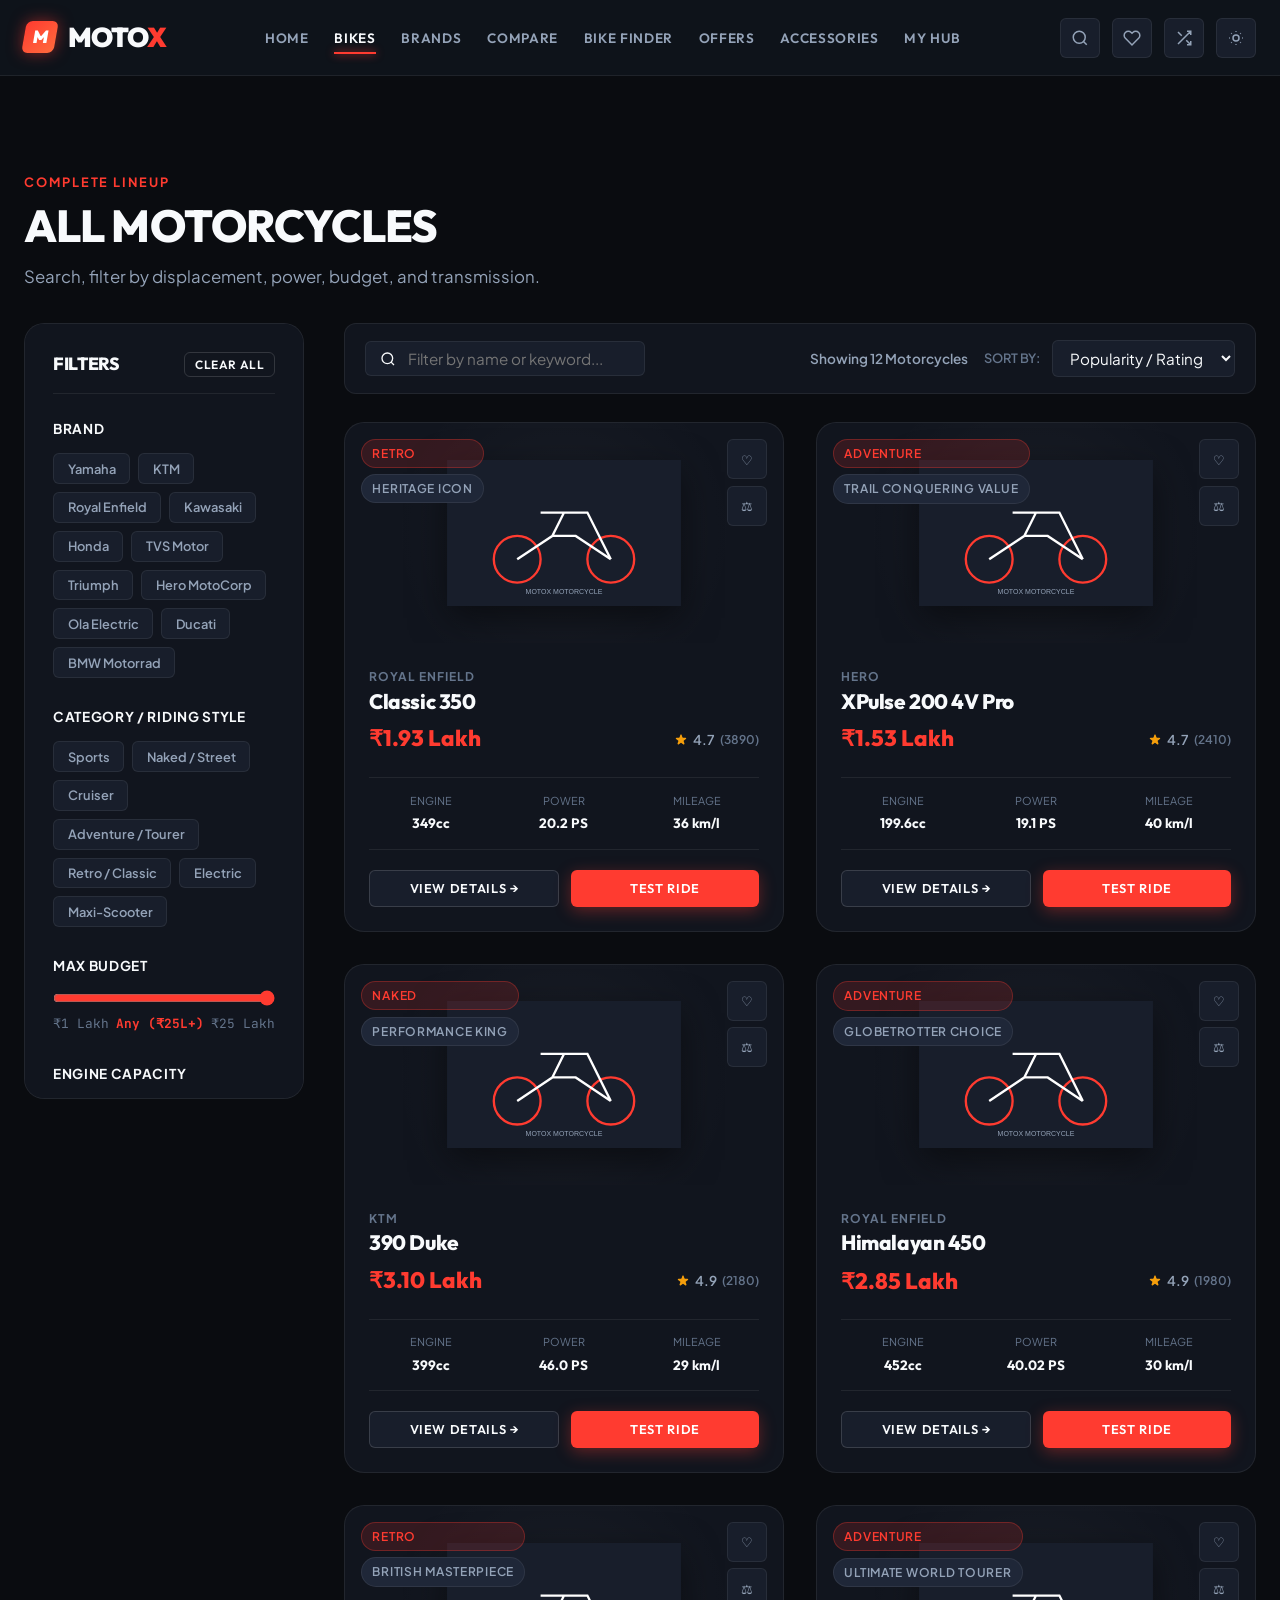
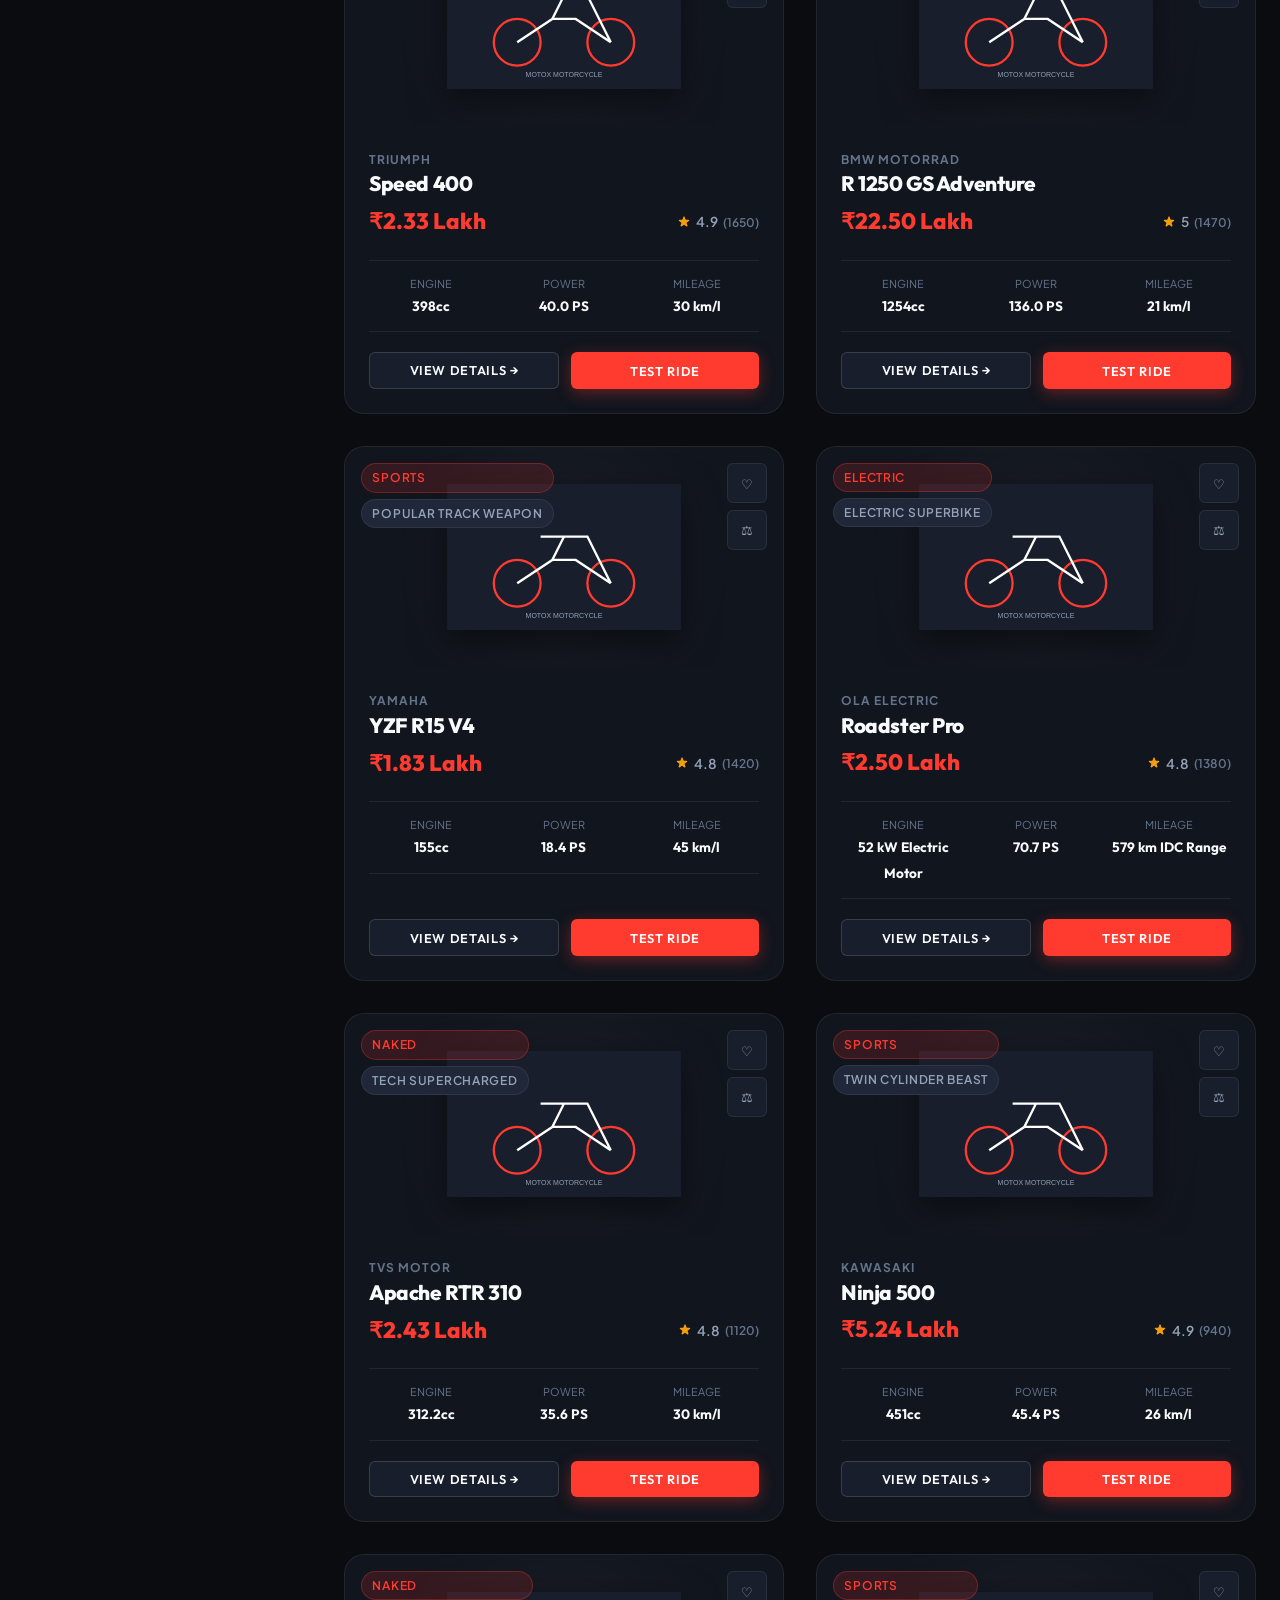
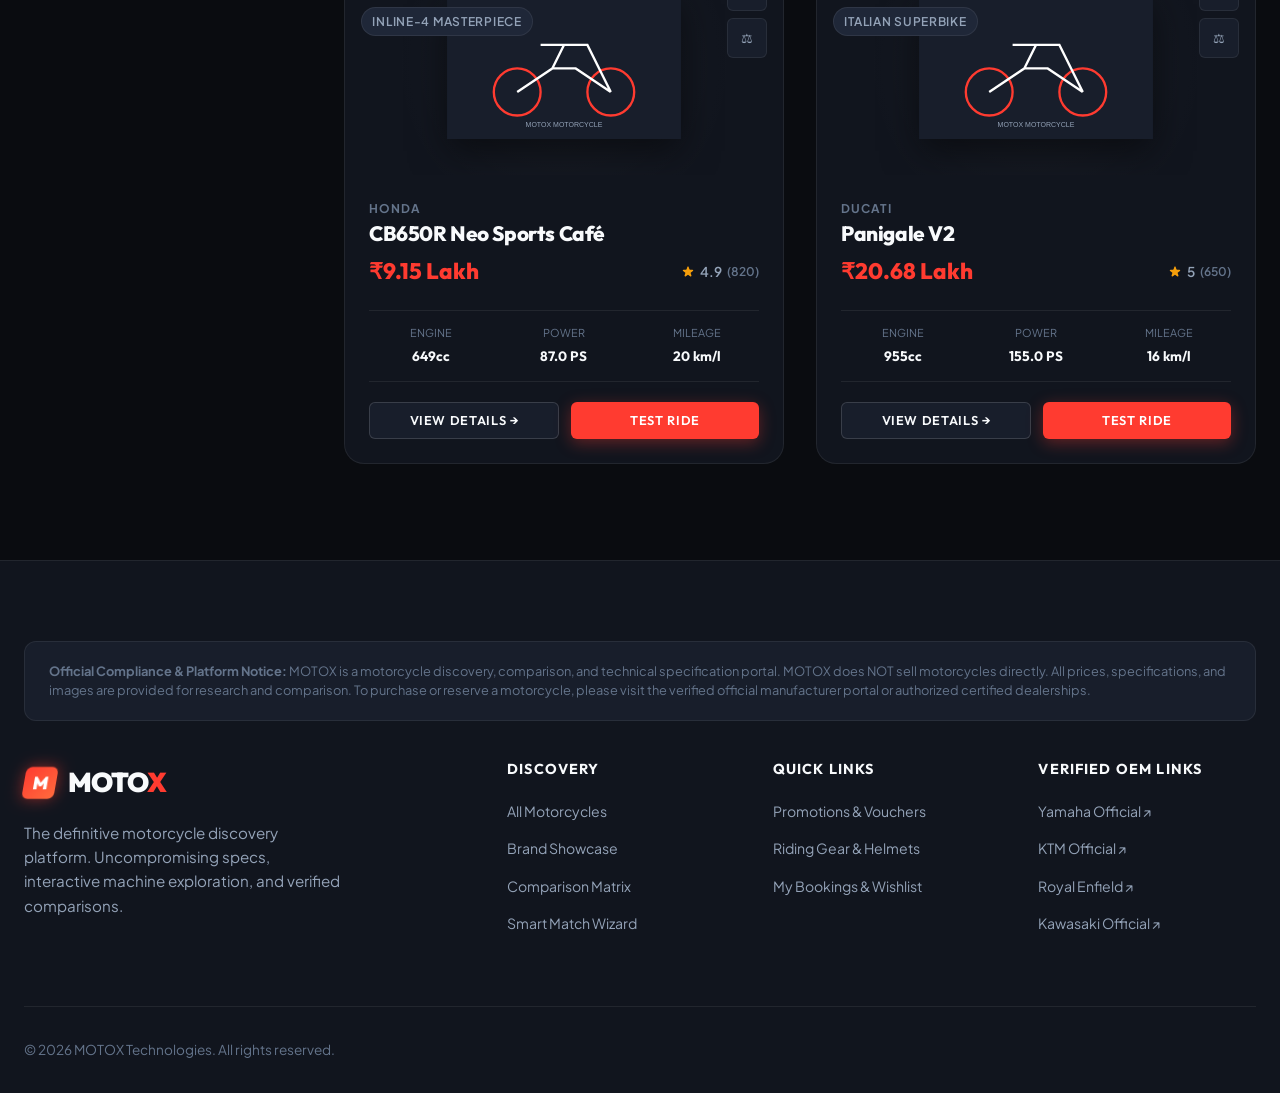
<file: bikes.html>
<!DOCTYPE html>
<html lang="en" data-theme="dark">
<head><script async src="https://www.googletagmanager.com/gtm.js?id=GTM-KWH765RK"></script>
<script>
  window.dataLayer = window.dataLayer || [];
  function gtag(){dataLayer.push(arguments);}
  gtag('js', new Date());
</script>
  <!-- Google tag (gtag.js) -->
<script async src="https://www.googletagmanager.com/gtag/js?id=AW-18481810877"></script>
<script>
  window.dataLayer = window.dataLayer || [];
  function gtag(){dataLayer.push(arguments);}
  gtag('js', new Date());

  gtag('config', 'AW-18481810877');
</script>
  <meta charset="UTF-8">
  <meta name="viewport" content="width=device-width, initial-scale=1.0">
  <title>Motorcycle Catalog & Discovery — MOTOX</title>
  <meta name="description" content="Explore and filter motorcycles across sports, naked, cruiser, adventure, retro, and electric categories. Compare prices, engines, and verified specs.">
  <link rel="stylesheet" href="css/style.css">
  <link rel="stylesheet" href="css/responsive.css">
</head>
<body>

  <!-- Sticky Premium Navigation -->
  <header class="header">
    <div class="container navbar">
      <a href="index.html" class="brand-logo">
        <div class="logo-icon">M</div>
        <span>MOTO<span class="red">X</span></span>
      </a>

      <ul class="nav-links">
        <li><a href="index.html" class="nav-link">Home</a></li>
        <li><a href="bikes.html" class="nav-link active">Bikes</a></li>
        <li><a href="brands.html" class="nav-link">Brands</a></li>
        <li><a href="compare.html" class="nav-link">Compare</a></li>
        <li><a href="finder.html" class="nav-link">Bike Finder</a></li>
        <li><a href="offers.html" class="nav-link">Offers</a></li>
        <li><a href="accessories.html" class="nav-link">Accessories</a></li>
        <li><a href="bookings.html" class="nav-link">My Hub</a></li>
      </ul>

      <div class="nav-actions">
        <button class="btn-icon open-search-btn" title="Search Motorcycles (/)" aria-label="Search">
          <svg width="18" height="18" viewBox="0 0 24 24" fill="none" stroke="currentColor" stroke-width="2"><circle cx="11" cy="11" r="8"/><path d="M21 21l-4.35-4.35"/></svg>
        </button>
        <a href="bookings.html" class="btn-icon" title="Saved Wishlist" aria-label="Wishlist" style="position: relative;">
          <svg width="18" height="18" viewBox="0 0 24 24" fill="none" stroke="currentColor" stroke-width="2"><path d="M20.84 4.61a5.5 5.5 0 00-7.78 0L12 5.67l-1.06-1.06a5.5 5.5 0 00-7.78 7.78l1.06 1.06L12 21.23l7.78-7.78 1.06-1.06a5.5 5.5 0 000-7.78z"/></svg>
          <span class="wishlist-count nav-badge-count" style="display: none;">0</span>
        </a>
        <a href="compare.html" class="btn-icon" title="Comparison Tray" aria-label="Compare" style="position: relative;">
          <svg width="18" height="18" viewBox="0 0 24 24" fill="none" stroke="currentColor" stroke-width="2"><path d="M16 3h5v5M4 20L21 3M21 16v5h-5M15 15l6 6M4 4l5 5"/></svg>
          <span class="compare-count nav-badge-count" style="display: none;">0</span>
        </a>
        <button class="btn-icon theme-toggle-btn" title="Toggle Theme" aria-label="Toggle Theme">
          🌙
        </button>
        <button class="btn-icon mobile-toggle" aria-label="Open Mobile Menu">
          ☰
        </button>
      </div>
    </div>
  </header>

  <main class="section">
    <div class="container">
      <div class="section-header" style="margin-bottom: 2rem;">
        <div>
          <span class="section-subtitle-tag">Complete Lineup</span>
          <h1 class="section-title">ALL MOTORCYCLES</h1>
          <p class="section-desc">Search, filter by displacement, power, budget, and transmission.</p>
        </div>
      </div>

      <div class="catalog-layout">
        <!-- Sidebar Filter Panel -->
        <aside class="filters-panel">
          <div class="filters-panel-header">
            <h3 style="font-size: 1.1rem; font-weight: 800; text-transform: uppercase;">Filters</h3>
            <button id="clearFiltersBtn" class="btn btn-outline btn-sm" style="padding: 0.25rem 0.6rem; font-size: 0.75rem;">Clear All</button>
          </div>

          <!-- Brand Filter -->
          <div class="filter-group">
            <div class="filter-title">Brand</div>
            <div class="filter-chips" id="brandFilterChips"></div>
          </div>

          <!-- Category Filter -->
          <div class="filter-group">
            <div class="filter-title">Category / Riding Style</div>
            <div class="filter-chips" id="categoryFilterChips"></div>
          </div>

          <!-- Max Price Slider -->
          <div class="filter-group">
            <div class="filter-title">Max Budget</div>
            <div class="range-slider-wrap">
              <input type="range" id="priceSlider" min="100000" max="2500000" step="50000" value="2500000">
              <div class="range-values">
                <span>₹1 Lakh</span>
                <span id="priceDisplayVal" style="color: var(--accent-primary); font-weight: 700;">Any (₹25L+)</span>
                <span>₹25 Lakh</span>
              </div>
            </div>
          </div>

          <!-- Max Engine Capacity -->
          <div class="filter-group">
            <div class="filter-title">Engine Capacity</div>
            <div class="range-slider-wrap">
              <input type="range" id="engineSlider" min="150" max="1300" step="50" value="1300">
              <div class="range-values">
                <span>150 cc</span>
                <span id="engineDisplayVal" style="color: var(--accent-primary); font-weight: 700;">Any (1300cc+)</span>
                <span>1300 cc</span>
              </div>
            </div>
          </div>

          <!-- Fuel Type -->
          <div class="filter-group">
            <div class="filter-title">Powertrain / Fuel</div>
            <div class="filter-chips" id="fuelFilterChips">
              <button type="button" class="filter-chip" data-fuel="petrol">Petrol (ICE)</button>
              <button type="button" class="filter-chip" data-fuel="electric">Electric (EV)</button>
            </div>
          </div>
        </aside>

        <!-- Right Catalog Content Grid -->
        <div class="catalog-content">
          <div class="catalog-toolbar">
            <div class="catalog-search-inline">
              <svg width="18" height="18" viewBox="0 0 24 24" fill="none" stroke="currentColor" stroke-width="2"><circle cx="11" cy="11" r="8"/><path d="M21 21l-4.35-4.35"/></svg>
              <input type="text" id="catalogSearchInput" placeholder="Filter by name or keyword...">
            </div>

            <div style="display: flex; align-items: center; gap: 1rem; flex-wrap: wrap;">
              <span id="catalogResultCount" style="font-size: 0.85rem; color: var(--text-secondary); font-weight: 600;">Showing 12 Motorcycles</span>
              <div class="catalog-sort">
                <label for="catalogSortSelect" style="font-size: 0.8rem; color: var(--text-muted); font-weight: 600;">SORT BY:</label>
                <select id="catalogSortSelect">
                  <option value="popular">Popularity / Rating</option>
                  <option value="price-low">Price: Low to High</option>
                  <option value="price-high">Price: High to Low</option>
                  <option value="power">Max Power Output</option>
                  <option value="engine">Engine Capacity</option>
                </select>
              </div>
            </div>
          </div>

          <!-- Product Grid -->
          <div class="bikes-grid" id="catalogBikesGrid">
            <!-- Populated via js/catalog.js -->
          </div>
        </div>
      </div>
    </div>
  </main>

  <!-- Premium Footer -->
  <footer class="footer">
    <div class="container">
      <div class="footer-disclaimer-card">
        <strong>Official Compliance & Platform Notice:</strong> MOTOX is a motorcycle discovery, comparison, and technical specification portal. MOTOX does NOT sell motorcycles directly. All prices, specifications, and images are provided for research and comparison. To purchase or reserve a motorcycle, please visit the verified official manufacturer portal or authorized certified dealerships.
      </div>

      <div class="footer-grid">
        <div class="footer-brand">
          <a href="index.html" class="brand-logo">
            <div class="logo-icon">M</div>
            <span>MOTO<span class="red">X</span></span>
          </a>
          <p>The definitive motorcycle discovery platform. Uncompromising specs, interactive machine exploration, and verified comparisons.</p>
        </div>

        <div class="footer-links-col">
          <h4>Discovery</h4>
          <ul class="footer-links">
            <li><a href="bikes.html">All Motorcycles</a></li>
            <li><a href="brands.html">Brand Showcase</a></li>
            <li><a href="compare.html">Comparison Matrix</a></li>
            <li><a href="finder.html">Smart Match Wizard</a></li>
          </ul>
        </div>

        <div class="footer-links-col">
          <h4>Quick Links</h4>
          <ul class="footer-links">
            <li><a href="offers.html">Promotions & Vouchers</a></li>
            <li><a href="accessories.html">Riding Gear & Helmets</a></li>
            <li><a href="bookings.html">My Bookings & Wishlist</a></li>
          </ul>
        </div>

        <div class="footer-links-col">
          <h4>Verified OEM Links</h4>
          <ul class="footer-links">
            <li><a href="https://www.yamaha-motor-india.com" target="_blank" rel="noopener">Yamaha Official ↗</a></li>
            <li><a href="https://www.ktm.com" target="_blank" rel="noopener">KTM Official ↗</a></li>
            <li><a href="https://www.royalenfield.com" target="_blank" rel="noopener">Royal Enfield ↗</a></li>
            <li><a href="https://kawasaki-india.com" target="_blank" rel="noopener">Kawasaki Official ↗</a></li>
          </ul>
        </div>
      </div>

      <div class="footer-bottom">
        <div>© 2026 MOTOX Technologies. All rights reserved.</div>
      </div>
    </div>
  </footer>

  <!-- Search Modal -->
  <div class="search-modal" id="searchModal">
    <div class="search-box-card">
      <button class="modal-close-btn" id="closeSearchBtn">✕</button>
      <div class="search-input-wrap">
        <svg width="20" height="20" viewBox="0 0 24 24" fill="none" stroke="currentColor" stroke-width="2"><circle cx="11" cy="11" r="8"/><path d="M21 21l-4.35-4.35"/></svg>
        <input type="text" id="searchInput" placeholder="Search by brand, model, or capacity (e.g. Yamaha, Ninja, 400)..." autocomplete="off">
      </div>
      <div class="search-results" id="searchResults"></div>
    </div>
  </div>

  <!-- Test Ride Modal -->
  <div class="modal-overlay" id="testRideModal">
    <div class="modal-dialog">
      <button class="modal-close-btn" id="closeTestRideBtn">✕</button>
      <div style="font-size: 0.75rem; text-transform: uppercase; color: var(--accent-primary); font-weight: 700;">Demo Experience</div>
      <h3 style="font-size: 1.6rem; font-weight: 800; margin: 0.2rem 0 1rem;">Book a Dealer Test Ride</h3>
      <form id="testRideForm">
        <div class="form-group">
          <label class="form-label" for="trName">Full Name</label>
          <input type="text" id="trName" class="form-control" placeholder="e.g. Rahul Sharma" required>
        </div>
        <div class="form-group">
          <label class="form-label" for="trPhone">Mobile Number</label>
          <input type="tel" id="trPhone" class="form-control" placeholder="e.g. +91 98765 43210" required>
        </div>
        <div class="form-group">
          <label class="form-label" for="trCity">City / Location</label>
          <input type="text" id="trCity" class="form-control" placeholder="e.g. Mumbai, Bangalore" required>
        </div>
        <div class="form-group">
          <label class="form-label" for="testRideBikeSelect">Selected Motorcycle</label>
          <select id="testRideBikeSelect" class="form-control" required></select>
        </div>
        <div style="display: grid; grid-template-columns: 1fr 1fr; gap: 1rem;">
          <div class="form-group">
            <label class="form-label" for="trDate">Preferred Date</label>
            <input type="date" id="trDate" class="form-control" required>
          </div>
          <div class="form-group">
            <label class="form-label" for="trTime">Preferred Time</label>
            <input type="time" id="trTime" class="form-control" required>
          </div>
        </div>
        <button type="submit" class="btn btn-primary" style="width: 100%; margin-top: 1rem;">
          Submit Test Ride Request →
        </button>
      </form>
    </div>
  </div>

  <!-- Scripts -->
  <script src="js/data.js"></script>
  <script src="js/app.js"></script>
  <script src="js/catalog.js"></script>
</body>
</html>
</file>
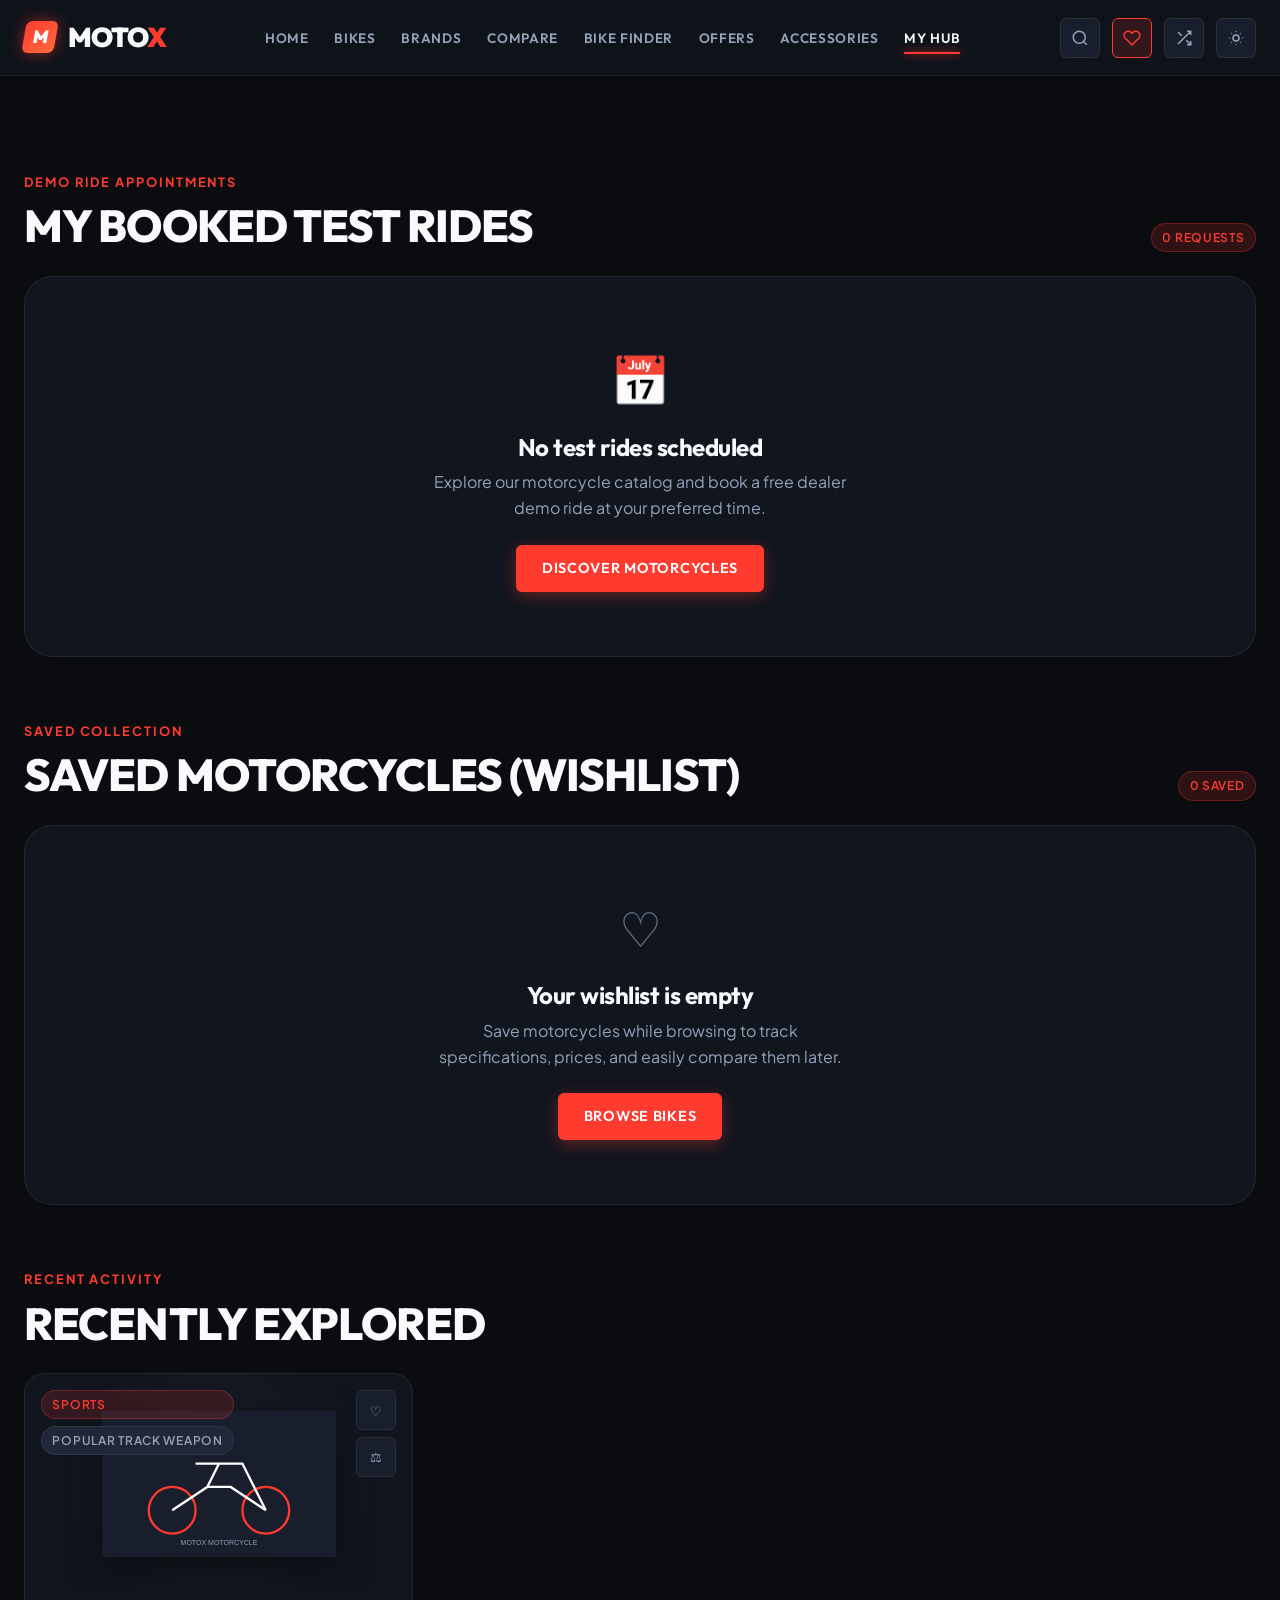
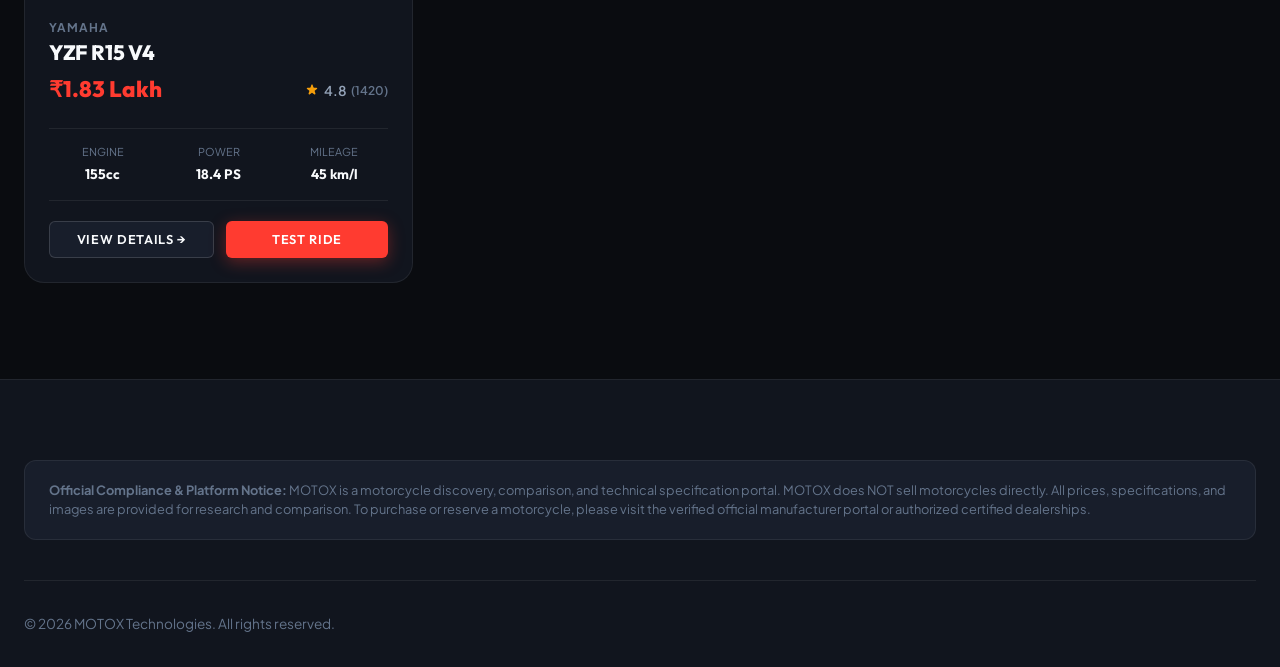
<file: bookings.html>
<!DOCTYPE html>
<html lang="en" data-theme="dark">
<head><script async src="https://www.googletagmanager.com/gtm.js?id=GTM-KWH765RK"></script>
<script>
  window.dataLayer = window.dataLayer || [];
  function gtag(){dataLayer.push(arguments);}
  gtag('js', new Date());
</script><!-- Google tag (gtag.js) -->
<script async src="https://www.googletagmanager.com/gtag/js?id=AW-18481810877"></script>
<script>
  window.dataLayer = window.dataLayer || [];
  function gtag(){dataLayer.push(arguments);}
  gtag('js', new Date());

  gtag('config', 'AW-18481810877');
</script>
  <meta charset="UTF-8">
  <meta name="viewport" content="width=device-width, initial-scale=1.0">
  <title>My Hub — Booked Test Rides & Saved Wishlist | MOTOX</title>
  <meta name="description" content="Manage your booked dealer test rides, view saved motorcycle wishlist, and revisit your browsing history on MOTOX.">
  <link rel="stylesheet" href="css/style.css">
  <link rel="stylesheet" href="css/responsive.css">
</head>
<body>

  <!-- Sticky Premium Navigation -->
  <header class="header">
    <div class="container navbar">
      <a href="index.html" class="brand-logo">
        <div class="logo-icon">M</div>
        <span>MOTO<span class="red">X</span></span>
      </a>

      <ul class="nav-links">
        <li><a href="index.html" class="nav-link">Home</a></li>
        <li><a href="bikes.html" class="nav-link">Bikes</a></li>
        <li><a href="brands.html" class="nav-link">Brands</a></li>
        <li><a href="compare.html" class="nav-link">Compare</a></li>
        <li><a href="finder.html" class="nav-link">Bike Finder</a></li>
        <li><a href="offers.html" class="nav-link">Offers</a></li>
        <li><a href="accessories.html" class="nav-link">Accessories</a></li>
        <li><a href="bookings.html" class="nav-link active">My Hub</a></li>
      </ul>

      <div class="nav-actions">
        <button class="btn-icon open-search-btn" title="Search Motorcycles (/)" aria-label="Search">
          <svg width="18" height="18" viewBox="0 0 24 24" fill="none" stroke="currentColor" stroke-width="2"><circle cx="11" cy="11" r="8"/><path d="M21 21l-4.35-4.35"/></svg>
        </button>
        <a href="bookings.html" class="btn-icon active" title="Saved Wishlist" aria-label="Wishlist" style="position: relative;">
          <svg width="18" height="18" viewBox="0 0 24 24" fill="none" stroke="currentColor" stroke-width="2"><path d="M20.84 4.61a5.5 5.5 0 00-7.78 0L12 5.67l-1.06-1.06a5.5 5.5 0 00-7.78 7.78l1.06 1.06L12 21.23l7.78-7.78 1.06-1.06a5.5 5.5 0 000-7.78z"/></svg>
          <span class="wishlist-count nav-badge-count" style="display: none;">0</span>
        </a>
        <a href="compare.html" class="btn-icon" title="Comparison Tray" aria-label="Compare" style="position: relative;">
          <svg width="18" height="18" viewBox="0 0 24 24" fill="none" stroke="currentColor" stroke-width="2"><path d="M16 3h5v5M4 20L21 3M21 16v5h-5M15 15l6 6M4 4l5 5"/></svg>
          <span class="compare-count nav-badge-count" style="display: none;">0</span>
        </a>
        <button class="btn-icon theme-toggle-btn" title="Toggle Theme" aria-label="Toggle Theme">
          🌙
        </button>
        <button class="btn-icon mobile-toggle" aria-label="Open Mobile Menu">
          ☰
        </button>
      </div>
    </div>
  </header>

  <main class="section">
    <div class="container">
      <!-- Section 1: Booked Test Rides -->
      <div style="margin-bottom: 4rem;">
        <div class="section-header" style="margin-bottom: 1.5rem;">
          <div>
            <span class="section-subtitle-tag">Demo Ride Appointments</span>
            <h1 class="section-title">MY BOOKED TEST RIDES</h1>
          </div>
          <span class="badge badge-accent" id="bookingsCountBadge">0 Requests</span>
        </div>

        <div id="bookingsListContainer">
          <!-- Rendered via js/bookings.js -->
        </div>
      </div>

      <!-- Section 2: Saved Wishlist -->
      <div style="margin-bottom: 4rem;">
        <div class="section-header" style="margin-bottom: 1.5rem;">
          <div>
            <span class="section-subtitle-tag">Saved Collection</span>
            <h2 class="section-title">SAVED MOTORCYCLES (WISHLIST)</h2>
          </div>
          <span class="badge badge-accent" id="wishlistCountBadge">0 Saved</span>
        </div>

        <div class="bikes-grid" id="wishlistGridContainer">
          <!-- Rendered via js/bookings.js -->
        </div>
      </div>

      <!-- Section 3: Recently Explored History -->
      <div>
        <div class="section-header" style="margin-bottom: 1.5rem;">
          <div>
            <span class="section-subtitle-tag">Recent Activity</span>
            <h2 class="section-title">RECENTLY EXPLORED</h2>
          </div>
        </div>

        <div class="bikes-grid" id="historyGridContainer">
          <!-- Rendered via js/bookings.js -->
        </div>
      </div>
    </div>
  </main>

  <!-- Premium Footer -->
  <footer class="footer">
    <div class="container">
      <div class="footer-disclaimer-card">
        <strong>Official Compliance & Platform Notice:</strong> MOTOX is a motorcycle discovery, comparison, and technical specification portal. MOTOX does NOT sell motorcycles directly. All prices, specifications, and images are provided for research and comparison. To purchase or reserve a motorcycle, please visit the verified official manufacturer portal or authorized certified dealerships.
      </div>
      <div class="footer-bottom">
        <div>© 2026 MOTOX Technologies. All rights reserved.</div>
      </div>
    </div>
  </footer>

  <!-- Search Modal -->
  <div class="search-modal" id="searchModal">
    <div class="search-box-card">
      <button class="modal-close-btn" id="closeSearchBtn">✕</button>
      <div class="search-input-wrap">
        <svg width="20" height="20" viewBox="0 0 24 24" fill="none" stroke="currentColor" stroke-width="2"><circle cx="11" cy="11" r="8"/><path d="M21 21l-4.35-4.35"/></svg>
        <input type="text" id="searchInput" placeholder="Search by brand, model, or capacity..." autocomplete="off">
      </div>
      <div class="search-results" id="searchResults"></div>
    </div>
  </div>

  <!-- Scripts -->
  <script src="js/data.js"></script>
  <script src="js/app.js"></script>
  <script src="js/bookings.js"></script>
</body>
</html>
</file>
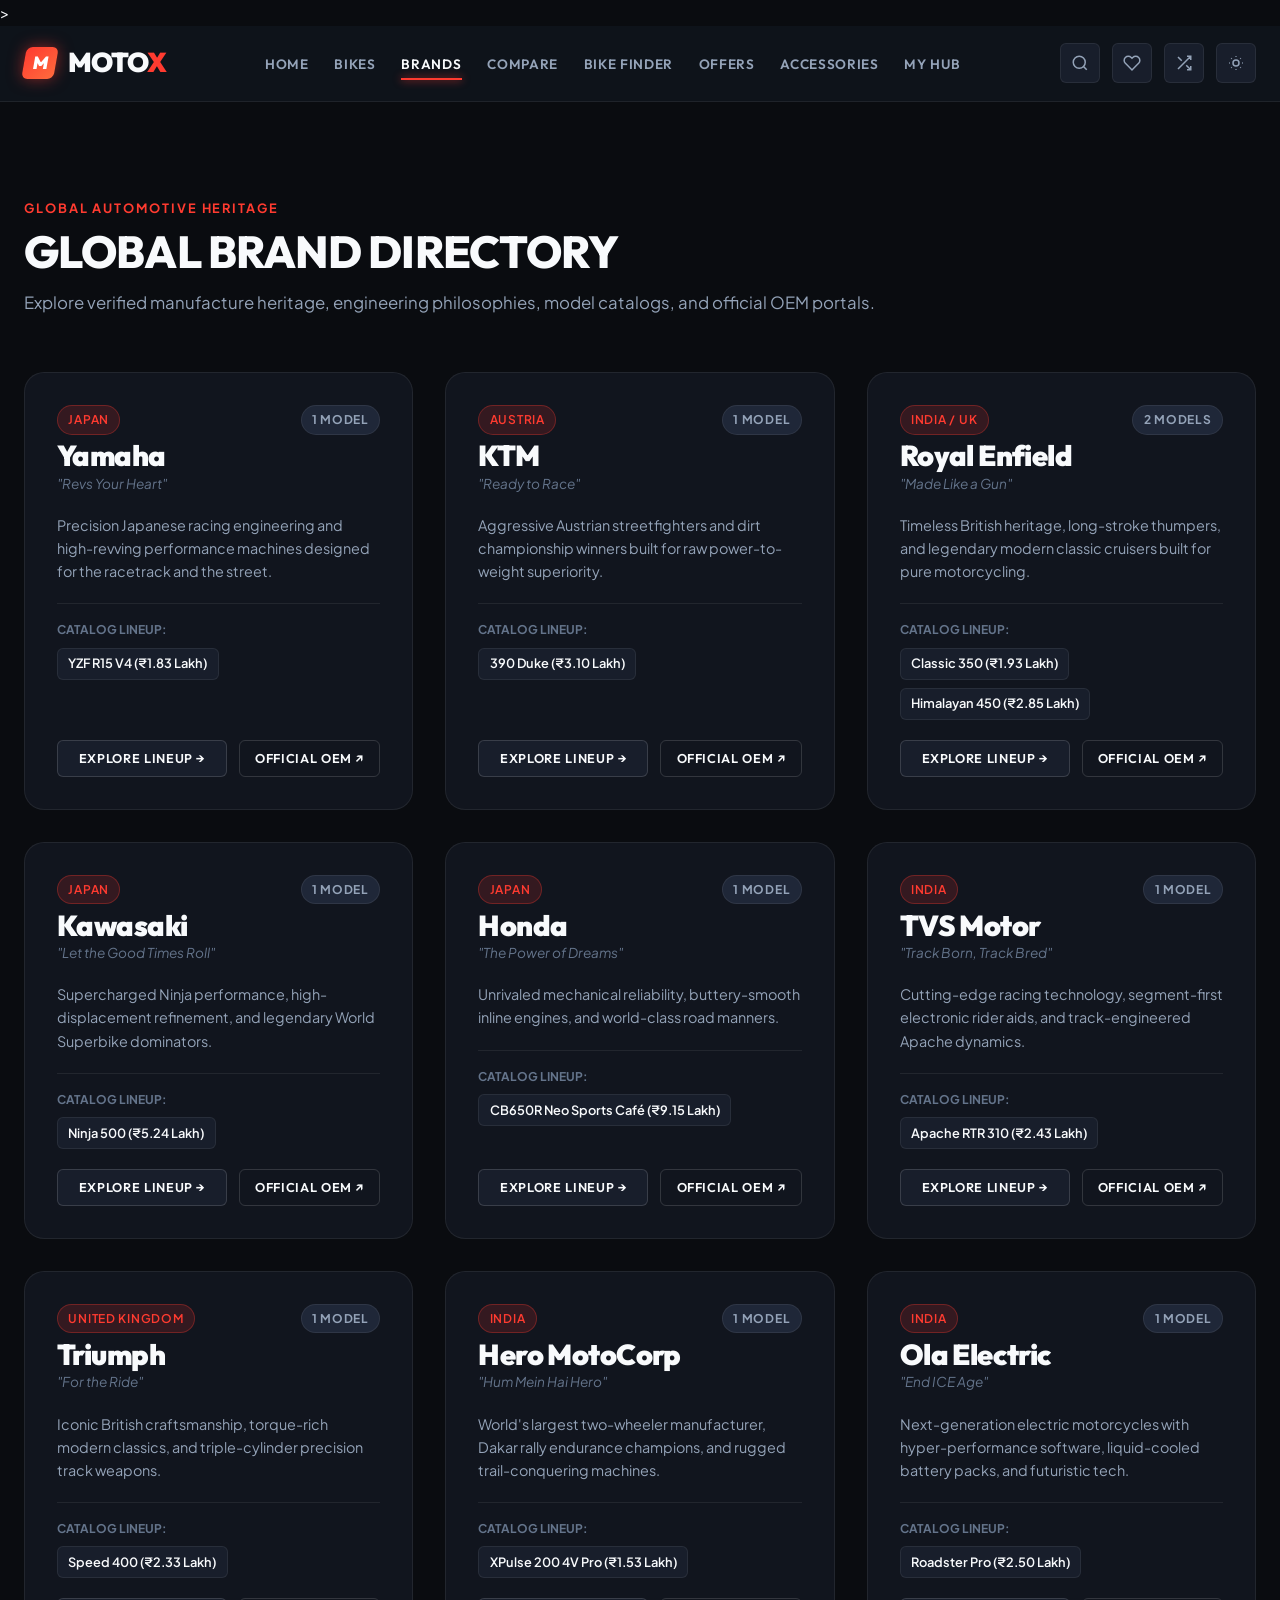
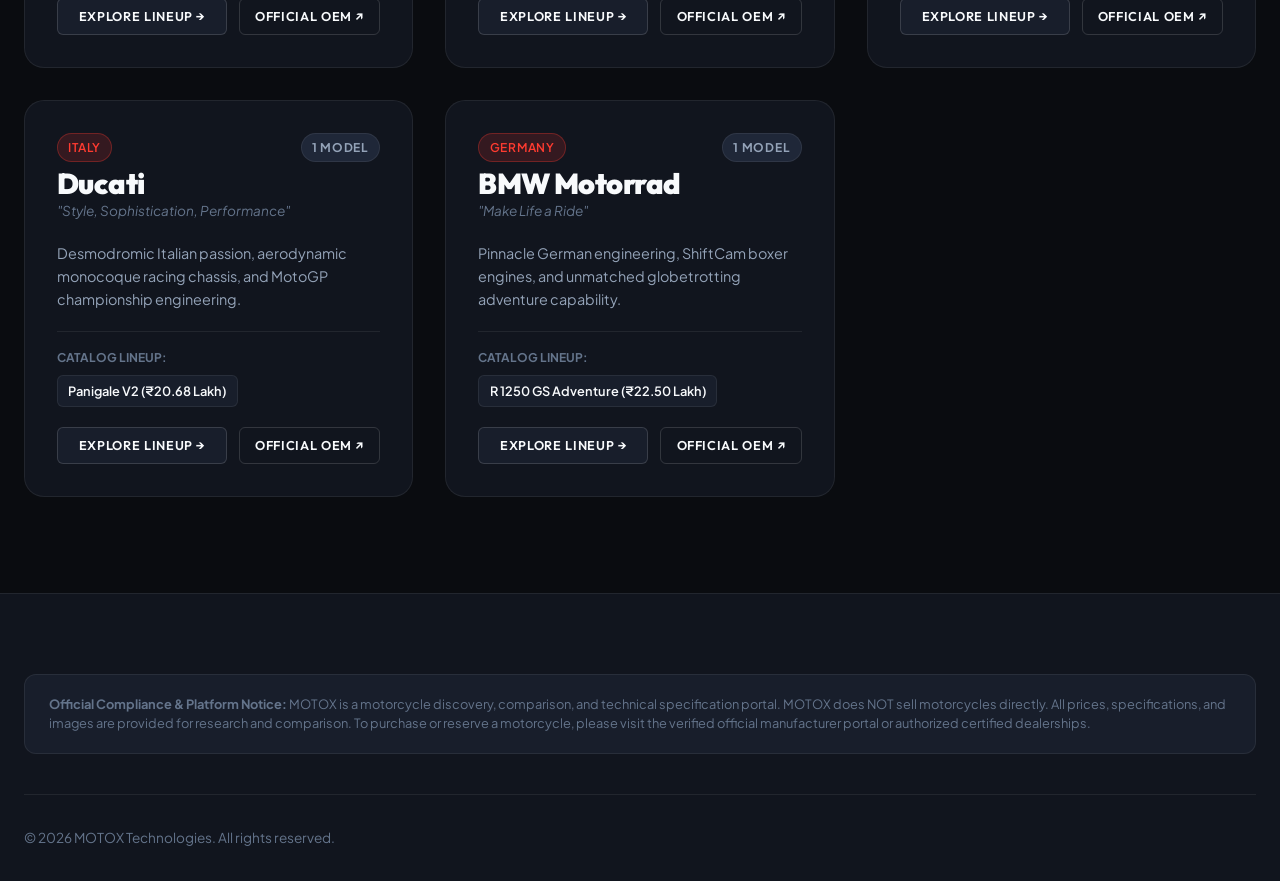
<file: brands.html>
<!DOCTYPE html>
<html lang="en" data-theme="dark">
<head><script async src="https://www.googletagmanager.com/gtm.js?id=GTM-KWH765RK"></script>
<script>
  window.dataLayer = window.dataLayer || [];
  function gtag(){dataLayer.push(arguments);}
  gtag('js', new Date());
</script>><!-- Google tag (gtag.js) -->
<script async src="https://www.googletagmanager.com/gtag/js?id=AW-18481810877"></script>
<script>
  window.dataLayer = window.dataLayer || [];
  function gtag(){dataLayer.push(arguments);}
  gtag('js', new Date());

  gtag('config', 'AW-18481810877');
</script>
  <meta charset="UTF-8">
  <meta name="viewport" content="width=device-width, initial-scale=1.0">
  <title>Brand Discovery & Directory — MOTOX</title>
  <meta name="description" content="Discover legendary motorcycle manufacturers: Yamaha, KTM, Royal Enfield, Kawasaki, Honda, TVS, Triumph, Hero, Ola Electric, Ducati, and BMW Motorrad.">
  <link rel="stylesheet" href="css/style.css">
  <link rel="stylesheet" href="css/responsive.css">
</head>
<body>

  <!-- Sticky Premium Navigation -->
  <header class="header">
    <div class="container navbar">
      <a href="index.html" class="brand-logo">
        <div class="logo-icon">M</div>
        <span>MOTO<span class="red">X</span></span>
      </a>

      <ul class="nav-links">
        <li><a href="index.html" class="nav-link">Home</a></li>
        <li><a href="bikes.html" class="nav-link">Bikes</a></li>
        <li><a href="brands.html" class="nav-link active">Brands</a></li>
        <li><a href="compare.html" class="nav-link">Compare</a></li>
        <li><a href="finder.html" class="nav-link">Bike Finder</a></li>
        <li><a href="offers.html" class="nav-link">Offers</a></li>
        <li><a href="accessories.html" class="nav-link">Accessories</a></li>
        <li><a href="bookings.html" class="nav-link">My Hub</a></li>
      </ul>

      <div class="nav-actions">
        <button class="btn-icon open-search-btn" title="Search Motorcycles (/)" aria-label="Search">
          <svg width="18" height="18" viewBox="0 0 24 24" fill="none" stroke="currentColor" stroke-width="2"><circle cx="11" cy="11" r="8"/><path d="M21 21l-4.35-4.35"/></svg>
        </button>
        <a href="bookings.html" class="btn-icon" title="Saved Wishlist" aria-label="Wishlist" style="position: relative;">
          <svg width="18" height="18" viewBox="0 0 24 24" fill="none" stroke="currentColor" stroke-width="2"><path d="M20.84 4.61a5.5 5.5 0 00-7.78 0L12 5.67l-1.06-1.06a5.5 5.5 0 00-7.78 7.78l1.06 1.06L12 21.23l7.78-7.78 1.06-1.06a5.5 5.5 0 000-7.78z"/></svg>
          <span class="wishlist-count nav-badge-count" style="display: none;">0</span>
        </a>
        <a href="compare.html" class="btn-icon" title="Comparison Tray" aria-label="Compare" style="position: relative;">
          <svg width="18" height="18" viewBox="0 0 24 24" fill="none" stroke="currentColor" stroke-width="2"><path d="M16 3h5v5M4 20L21 3M21 16v5h-5M15 15l6 6M4 4l5 5"/></svg>
          <span class="compare-count nav-badge-count" style="display: none;">0</span>
        </a>
        <button class="btn-icon theme-toggle-btn" title="Toggle Theme" aria-label="Toggle Theme">
          🌙
        </button>
        <button class="btn-icon mobile-toggle" aria-label="Open Mobile Menu">
          ☰
        </button>
      </div>
    </div>
  </header>

  <main class="section">
    <div class="container">
      <div class="section-header">
        <div>
          <span class="section-subtitle-tag">Global Automotive Heritage</span>
          <h1 class="section-title">GLOBAL BRAND DIRECTORY</h1>
          <p class="section-desc">Explore verified manufacture heritage, engineering philosophies, model catalogs, and official OEM portals.</p>
        </div>
      </div>

      <div style="display: grid; grid-template-columns: repeat(auto-fill, minmax(350px, 1fr)); gap: 2rem;" id="brandsListGrid">
        <!-- Rendered via JS -->
      </div>
    </div>
  </main>

  <!-- Premium Footer -->
  <footer class="footer">
    <div class="container">
      <div class="footer-disclaimer-card">
        <strong>Official Compliance & Platform Notice:</strong> MOTOX is a motorcycle discovery, comparison, and technical specification portal. MOTOX does NOT sell motorcycles directly. All prices, specifications, and images are provided for research and comparison. To purchase or reserve a motorcycle, please visit the verified official manufacturer portal or authorized certified dealerships.
      </div>
      <div class="footer-bottom">
        <div>© 2026 MOTOX Technologies. All rights reserved.</div>
      </div>
    </div>
  </footer>

  <!-- Search Modal -->
  <div class="search-modal" id="searchModal">
    <div class="search-box-card">
      <button class="modal-close-btn" id="closeSearchBtn">✕</button>
      <div class="search-input-wrap">
        <svg width="20" height="20" viewBox="0 0 24 24" fill="none" stroke="currentColor" stroke-width="2"><circle cx="11" cy="11" r="8"/><path d="M21 21l-4.35-4.35"/></svg>
        <input type="text" id="searchInput" placeholder="Search by brand, model, or capacity..." autocomplete="off">
      </div>
      <div class="search-results" id="searchResults"></div>
    </div>
  </div>

  <!-- Scripts -->
  <script src="js/data.js"></script>
  <script src="js/app.js"></script>
  <script>
    document.addEventListener("DOMContentLoaded", () => {
      const grid = document.getElementById("brandsListGrid");
      if (!grid) return;

      grid.innerHTML = MOTOX_DATA.brands.map(brand => {
        const brandBikes = MOTOX_DATA.bikes.filter(b => b.brandId === brand.id);
        return `
          <div class="fade-in" style="background: var(--bg-surface); border: 1px solid var(--border-subtle); border-radius: var(--radius-lg); padding: 2rem; display: flex; flex-direction: column; gap: 1.25rem;">
            <div style="display: flex; justify-content: space-between; align-items: flex-start;">
              <div>
                <span class="badge badge-accent">${brand.country}</span>
                <h2 style="font-size: 1.8rem; font-weight: 900; color: var(--text-primary); margin-top: 0.3rem;">${brand.name}</h2>
                <div style="font-size: 0.85rem; color: var(--text-muted); font-style: italic;">"${brand.tagline}"</div>
              </div>
              <span class="badge" style="font-weight: 700;">${brandBikes.length} Model${brandBikes.length === 1 ? '' : 's'}</span>
            </div>

            <p style="font-size: 0.9rem; color: var(--text-secondary); line-height: 1.6;">${brand.description}</p>

            <!-- Models preview -->
            <div style="border-top: 1px solid var(--border-subtle); padding-top: 1rem;">
              <div style="font-size: 0.75rem; text-transform: uppercase; color: var(--text-muted); font-weight: 700; margin-bottom: 0.5rem;">Catalog Lineup:</div>
              <div style="display: flex; flex-wrap: wrap; gap: 0.5rem;">
                ${brandBikes.map(b => `
                  <a href="bike-details.html?id=${b.id}" style="padding: 0.3rem 0.65rem; background: var(--bg-surface-elevated); border: 1px solid var(--border-subtle); border-radius: var(--radius-sm); font-size: 0.8rem; font-weight: 600; color: var(--text-primary);">
                    ${b.model} (${b.priceDisplay})
                  </a>
                `).join("")}
              </div>
            </div>

            <div style="display: flex; gap: 0.75rem; margin-top: auto;">
              <a href="bikes.html?brand=${brand.id}" class="btn btn-secondary btn-sm" style="flex: 1;">
                Explore Lineup →
              </a>
              <a href="${brand.officialUrl}" target="_blank" rel="noopener noreferrer" class="btn btn-outline btn-sm">
                Official OEM ↗
              </a>
            </div>
          </div>
        `;
      }).join("");
    });
  </script>
</body>
</html>
</file>
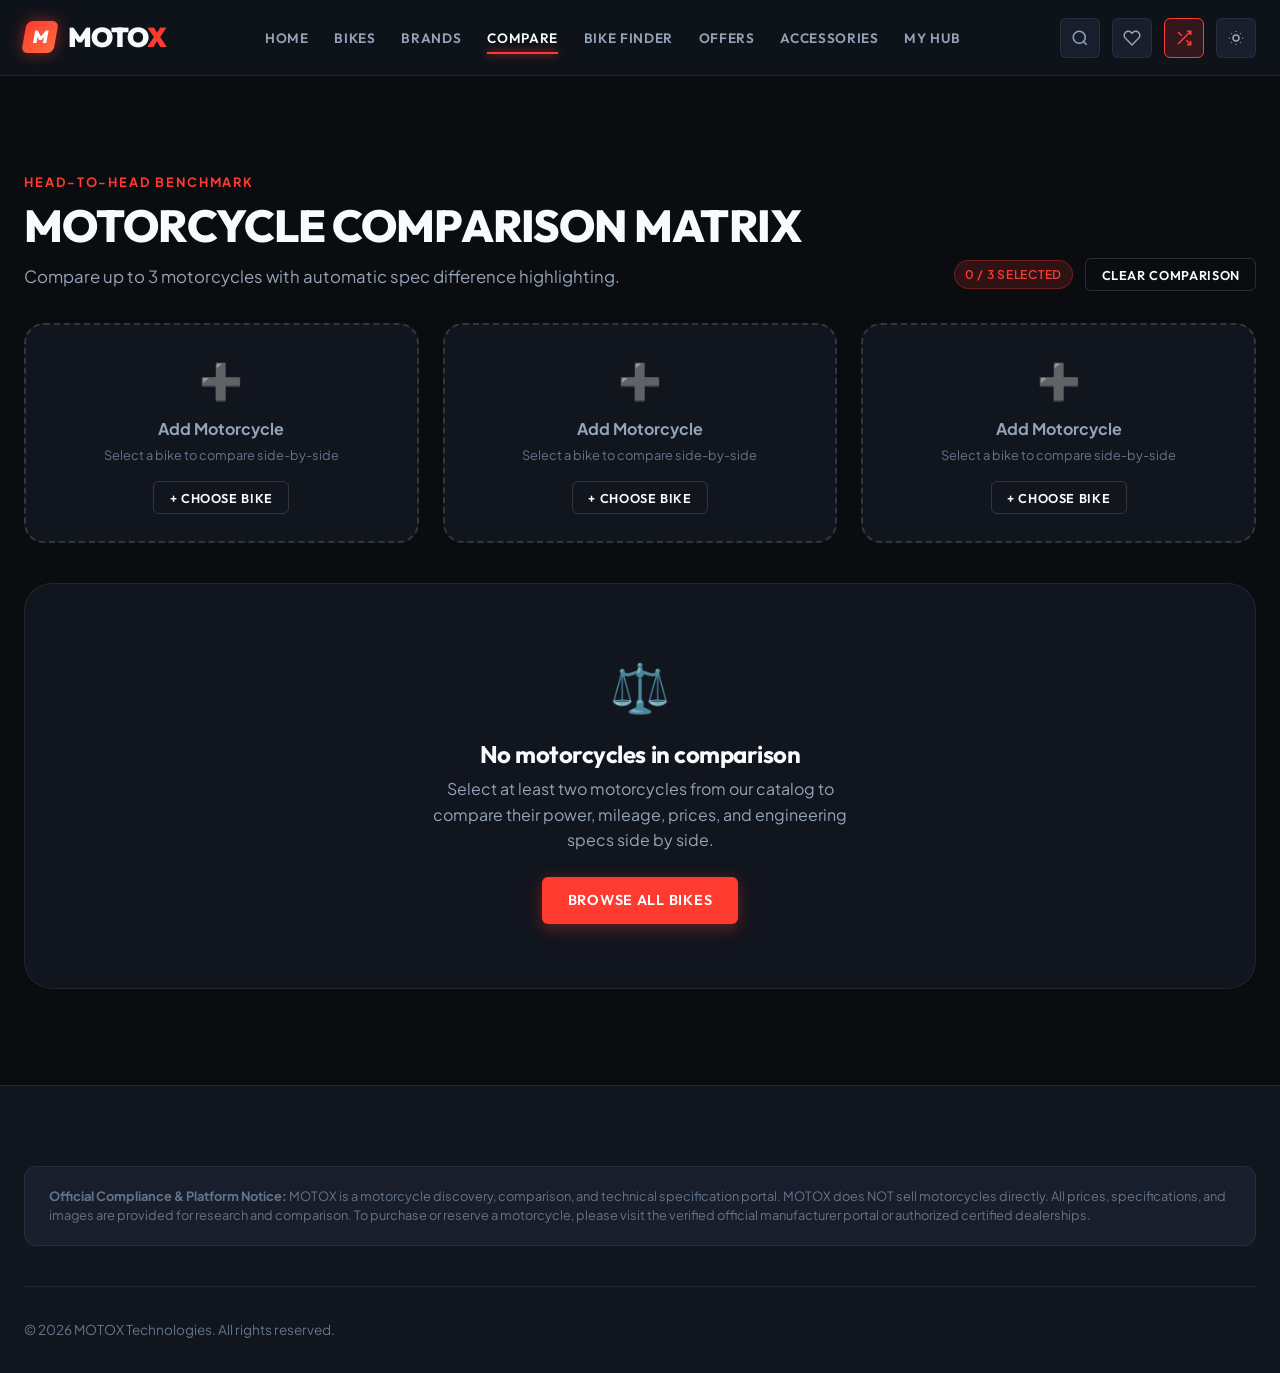
<file: compare.html>
<!DOCTYPE html>
<html lang="en" data-theme="dark">
<head><script async src="https://www.googletagmanager.com/gtm.js?id=GTM-KWH765RK"></script>
<script>
  window.dataLayer = window.dataLayer || [];
  function gtag(){dataLayer.push(arguments);}
  gtag('js', new Date());
</script>
  <!-- Google tag (gtag.js) -->
<script async src="https://www.googletagmanager.com/gtag/js?id=AW-18481810877"></script>
<script>
  window.dataLayer = window.dataLayer || [];
  function gtag(){dataLayer.push(arguments);}
  gtag('js', new Date());

  gtag('config', 'AW-18481810877');
</script>
  <meta charset="UTF-8">
  <meta name="viewport" content="width=device-width, initial-scale=1.0">
  <title>Side-by-Side Motorcycle Comparison Matrix — MOTOX</title>
  <meta name="description" content="Compare up to 3 motorcycles side by side. Highlight differences in power, torque, top speed, mileage, price, and engineering specifications.">
  <link rel="stylesheet" href="css/style.css">
  <link rel="stylesheet" href="css/responsive.css">
</head>
<body>

  <!-- Sticky Premium Navigation -->
  <header class="header">
    <div class="container navbar">
      <a href="index.html" class="brand-logo">
        <div class="logo-icon">M</div>
        <span>MOTO<span class="red">X</span></span>
      </a>

      <ul class="nav-links">
        <li><a href="index.html" class="nav-link">Home</a></li>
        <li><a href="bikes.html" class="nav-link">Bikes</a></li>
        <li><a href="brands.html" class="nav-link">Brands</a></li>
        <li><a href="compare.html" class="nav-link active">Compare</a></li>
        <li><a href="finder.html" class="nav-link">Bike Finder</a></li>
        <li><a href="offers.html" class="nav-link">Offers</a></li>
        <li><a href="accessories.html" class="nav-link">Accessories</a></li>
        <li><a href="bookings.html" class="nav-link">My Hub</a></li>
      </ul>

      <div class="nav-actions">
        <button class="btn-icon open-search-btn" title="Search Motorcycles (/)" aria-label="Search">
          <svg width="18" height="18" viewBox="0 0 24 24" fill="none" stroke="currentColor" stroke-width="2"><circle cx="11" cy="11" r="8"/><path d="M21 21l-4.35-4.35"/></svg>
        </button>
        <a href="bookings.html" class="btn-icon" title="Saved Wishlist" aria-label="Wishlist" style="position: relative;">
          <svg width="18" height="18" viewBox="0 0 24 24" fill="none" stroke="currentColor" stroke-width="2"><path d="M20.84 4.61a5.5 5.5 0 00-7.78 0L12 5.67l-1.06-1.06a5.5 5.5 0 00-7.78 7.78l1.06 1.06L12 21.23l7.78-7.78 1.06-1.06a5.5 5.5 0 000-7.78z"/></svg>
          <span class="wishlist-count nav-badge-count" style="display: none;">0</span>
        </a>
        <a href="compare.html" class="btn-icon active" title="Comparison Tray" aria-label="Compare" style="position: relative;">
          <svg width="18" height="18" viewBox="0 0 24 24" fill="none" stroke="currentColor" stroke-width="2"><path d="M16 3h5v5M4 20L21 3M21 16v5h-5M15 15l6 6M4 4l5 5"/></svg>
          <span class="compare-count nav-badge-count" style="display: none;">0</span>
        </a>
        <button class="btn-icon theme-toggle-btn" title="Toggle Theme" aria-label="Toggle Theme">
          🌙
        </button>
        <button class="btn-icon mobile-toggle" aria-label="Open Mobile Menu">
          ☰
        </button>
      </div>
    </div>
  </header>

  <main class="section">
    <div class="container">
      <div class="section-header" style="margin-bottom: 2rem;">
        <div>
          <span class="section-subtitle-tag">Head-to-Head Benchmark</span>
          <h1 class="section-title">MOTORCYCLE COMPARISON MATRIX</h1>
          <p class="section-desc">Compare up to 3 motorcycles with automatic spec difference highlighting.</p>
        </div>
        <div style="display: flex; gap: 0.75rem; align-items: center;">
          <span id="compareTotalCount" class="badge badge-accent">0 / 3 Selected</span>
          <button id="clearCompareAllBtn" class="btn btn-outline btn-sm">Clear Comparison</button>
        </div>
      </div>

      <!-- 3 Slot Selector Bar -->
      <div class="compare-selector-bar" id="compareSlotsContainer">
        <!-- Rendered by js/compare.js -->
      </div>

      <!-- Comparative Specifications Table -->
      <div id="compareTableContainer">
        <!-- Rendered by js/compare.js -->
      </div>
    </div>
  </main>

  <!-- Premium Footer -->
  <footer class="footer">
    <div class="container">
      <div class="footer-disclaimer-card">
        <strong>Official Compliance & Platform Notice:</strong> MOTOX is a motorcycle discovery, comparison, and technical specification portal. MOTOX does NOT sell motorcycles directly. All prices, specifications, and images are provided for research and comparison. To purchase or reserve a motorcycle, please visit the verified official manufacturer portal or authorized certified dealerships.
      </div>
      <div class="footer-bottom">
        <div>© 2026 MOTOX Technologies. All rights reserved.</div>
      </div>
    </div>
  </footer>

  <!-- Search Modal -->
  <div class="search-modal" id="searchModal">
    <div class="search-box-card">
      <button class="modal-close-btn" id="closeSearchBtn">✕</button>
      <div class="search-input-wrap">
        <svg width="20" height="20" viewBox="0 0 24 24" fill="none" stroke="currentColor" stroke-width="2"><circle cx="11" cy="11" r="8"/><path d="M21 21l-4.35-4.35"/></svg>
        <input type="text" id="searchInput" placeholder="Search by brand, model, or capacity..." autocomplete="off">
      </div>
      <div class="search-results" id="searchResults"></div>
    </div>
  </div>

  <!-- Scripts -->
  <script src="js/data.js"></script>
  <script src="js/app.js"></script>
  <script src="js/compare.js"></script>
</body>
</html>
</file>
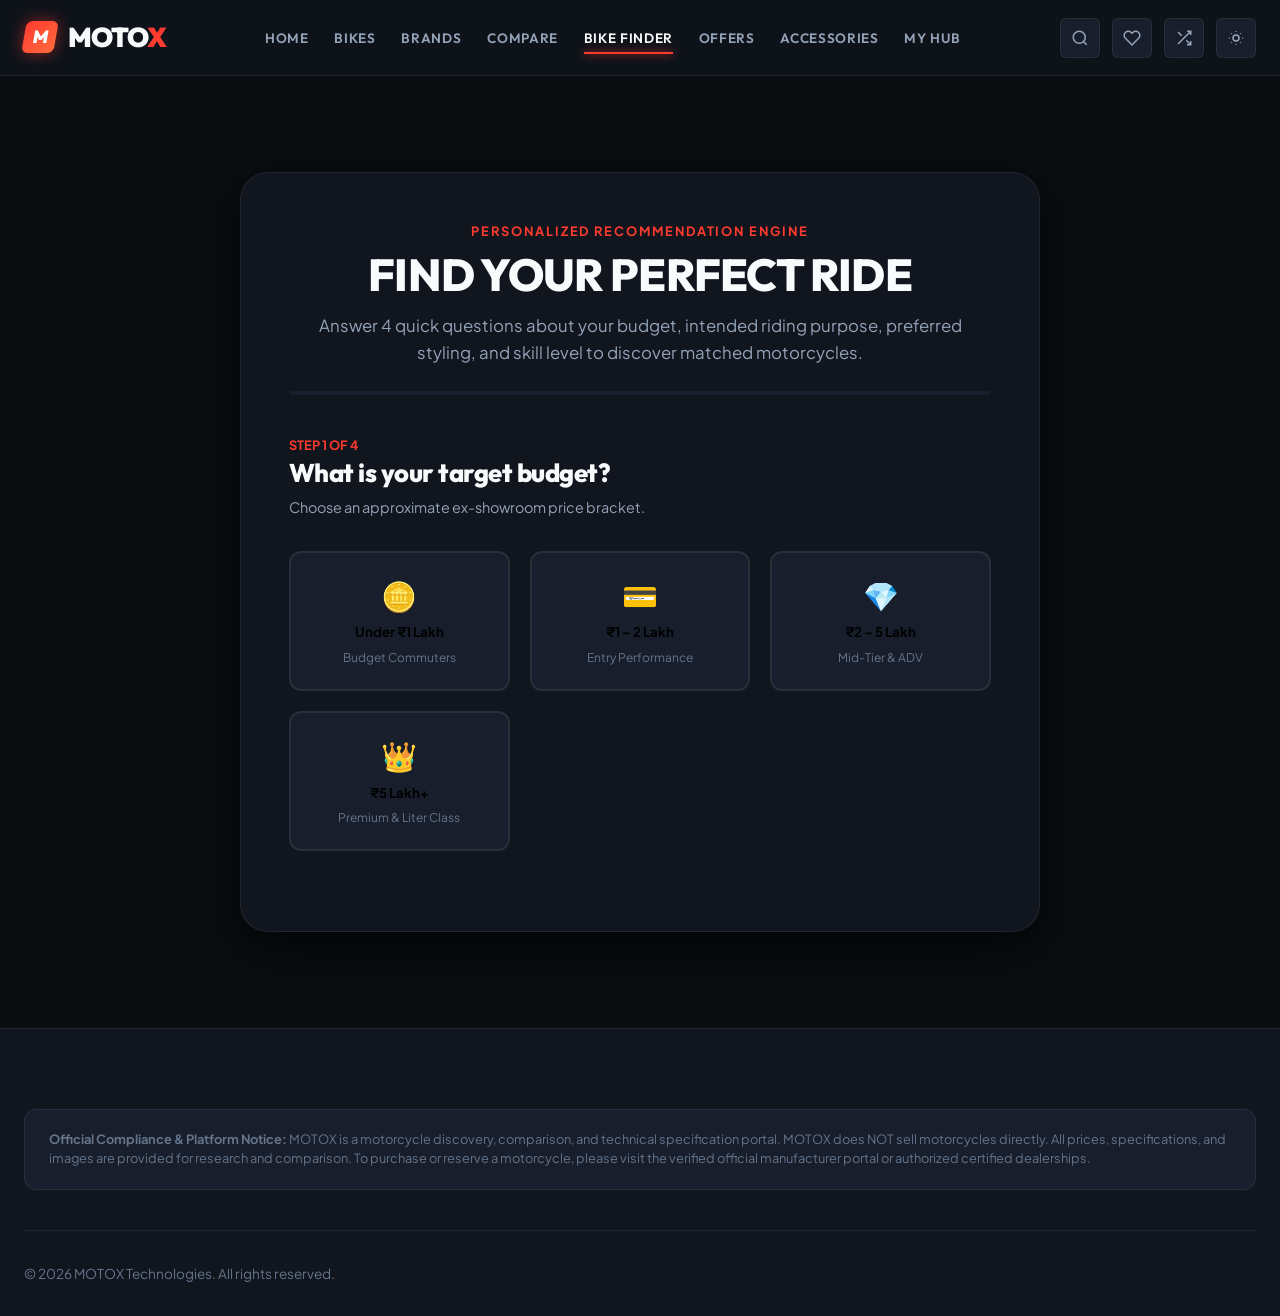
<file: finder.html>
<!DOCTYPE html>
<html lang="en" data-theme="dark">
<head><script async src="https://www.googletagmanager.com/gtm.js?id=GTM-KWH765RK"></script>
<script>
  window.dataLayer = window.dataLayer || [];
  function gtag(){dataLayer.push(arguments);}
  gtag('js', new Date());
</script>
  <!-- Google tag (gtag.js) -->
<script async src="https://www.googletagmanager.com/gtag/js?id=AW-18481810877"></script>
<script>
  window.dataLayer = window.dataLayer || [];
  function gtag(){dataLayer.push(arguments);}
  gtag('js', new Date());

  gtag('config', 'AW-18481810877');
</script>
  <meta charset="UTF-8">
  <meta name="viewport" content="width=device-width, initial-scale=1.0">
  <title>Smart Bike Finder — Find Your Perfect Ride | MOTOX</title>
  <meta name="description" content="Use our smart recommendation wizard to match your budget, riding purpose, preferred posture, and experience level with the ideal motorcycle.">
  <link rel="stylesheet" href="css/style.css">
  <link rel="stylesheet" href="css/responsive.css">
</head>
<body>

  <!-- Sticky Premium Navigation -->
  <header class="header">
    <div class="container navbar">
      <a href="index.html" class="brand-logo">
        <div class="logo-icon">M</div>
        <span>MOTO<span class="red">X</span></span>
      </a>

      <ul class="nav-links">
        <li><a href="index.html" class="nav-link">Home</a></li>
        <li><a href="bikes.html" class="nav-link">Bikes</a></li>
        <li><a href="brands.html" class="nav-link">Brands</a></li>
        <li><a href="compare.html" class="nav-link">Compare</a></li>
        <li><a href="finder.html" class="nav-link active">Bike Finder</a></li>
        <li><a href="offers.html" class="nav-link">Offers</a></li>
        <li><a href="accessories.html" class="nav-link">Accessories</a></li>
        <li><a href="bookings.html" class="nav-link">My Hub</a></li>
      </ul>

      <div class="nav-actions">
        <button class="btn-icon open-search-btn" title="Search Motorcycles (/)" aria-label="Search">
          <svg width="18" height="18" viewBox="0 0 24 24" fill="none" stroke="currentColor" stroke-width="2"><circle cx="11" cy="11" r="8"/><path d="M21 21l-4.35-4.35"/></svg>
        </button>
        <a href="bookings.html" class="btn-icon" title="Saved Wishlist" aria-label="Wishlist" style="position: relative;">
          <svg width="18" height="18" viewBox="0 0 24 24" fill="none" stroke="currentColor" stroke-width="2"><path d="M20.84 4.61a5.5 5.5 0 00-7.78 0L12 5.67l-1.06-1.06a5.5 5.5 0 00-7.78 7.78l1.06 1.06L12 21.23l7.78-7.78 1.06-1.06a5.5 5.5 0 000-7.78z"/></svg>
          <span class="wishlist-count nav-badge-count" style="display: none;">0</span>
        </a>
        <a href="compare.html" class="btn-icon" title="Comparison Tray" aria-label="Compare" style="position: relative;">
          <svg width="18" height="18" viewBox="0 0 24 24" fill="none" stroke="currentColor" stroke-width="2"><path d="M16 3h5v5M4 20L21 3M21 16v5h-5M15 15l6 6M4 4l5 5"/></svg>
          <span class="compare-count nav-badge-count" style="display: none;">0</span>
        </a>
        <button class="btn-icon theme-toggle-btn" title="Toggle Theme" aria-label="Toggle Theme">
          🌙
        </button>
        <button class="btn-icon mobile-toggle" aria-label="Open Mobile Menu">
          ☰
        </button>
      </div>
    </div>
  </header>

  <main class="section">
    <div class="container">
      <div class="finder-wizard-card">
        <div class="section-header-center" style="margin-bottom: 1.5rem;">
          <span class="section-subtitle-tag">Personalized Recommendation Engine</span>
          <h1 class="section-title">FIND YOUR PERFECT RIDE</h1>
          <p class="section-desc">Answer 4 quick questions about your budget, intended riding purpose, preferred styling, and skill level to discover matched motorcycles.</p>
        </div>

        <div class="wizard-progress-bar">
          <div class="wizard-progress-fill" id="finderProgressFill" style="width: 0%;"></div>
        </div>

        <!-- Step 1: Budget -->
        <div class="wizard-step active" data-step-key="budget" id="wizardStep1">
          <div style="font-size: 0.8rem; font-weight: 700; text-transform: uppercase; color: var(--accent-primary);">Step 1 of 4</div>
          <h2 style="font-size: 1.6rem; font-weight: 800; margin: 0.2rem 0 0.5rem;">What is your target budget?</h2>
          <p style="color: var(--text-secondary); font-size: 0.9rem;">Choose an approximate ex-showroom price bracket.</p>

          <div class="wizard-options-grid">
            <button type="button" class="wizard-opt-btn" data-value="under-1l">
              <span style="font-size: 1.8rem;">🪙</span>
              <strong>Under ₹1 Lakh</strong>
              <span style="font-size: 0.75rem; color: var(--text-muted);">Budget Commuters</span>
            </button>

            <button type="button" class="wizard-opt-btn" data-value="1-2l">
              <span style="font-size: 1.8rem;">💳</span>
              <strong>₹1 – 2 Lakh</strong>
              <span style="font-size: 0.75rem; color: var(--text-muted);">Entry Performance</span>
            </button>

            <button type="button" class="wizard-opt-btn" data-value="2-5l">
              <span style="font-size: 1.8rem;">💎</span>
              <strong>₹2 – 5 Lakh</strong>
              <span style="font-size: 0.75rem; color: var(--text-muted);">Mid-Tier & ADV</span>
            </button>

            <button type="button" class="wizard-opt-btn" data-value="5l-plus">
              <span style="font-size: 1.8rem;">👑</span>
              <strong>₹5 Lakh+</strong>
              <span style="font-size: 0.75rem; color: var(--text-muted);">Premium & Liter Class</span>
            </button>
          </div>
        </div>

        <!-- Step 2: Primary Purpose -->
        <div class="wizard-step" data-step-key="purpose" id="wizardStep2">
          <div style="display: flex; justify-content: space-between; align-items: center;">
            <div style="font-size: 0.8rem; font-weight: 700; text-transform: uppercase; color: var(--accent-primary);">Step 2 of 4</div>
            <button type="button" class="btn btn-outline btn-sm wizard-back-btn">← Back</button>
          </div>
          <h2 style="font-size: 1.6rem; font-weight: 800; margin: 0.2rem 0 0.5rem;">What is your primary riding purpose?</h2>
          <p style="color: var(--text-secondary); font-size: 0.9rem;">How will you spend most of your saddle time?</p>

          <div class="wizard-options-grid">
            <button type="button" class="wizard-opt-btn" data-value="city">
              <span style="font-size: 1.8rem;">🏙️</span>
              <strong>City Riding</strong>
              <span style="font-size: 0.75rem; color: var(--text-muted);">Nimble & Light Steering</span>
            </button>

            <button type="button" class="wizard-opt-btn" data-value="commute">
              <span style="font-size: 1.8rem;">💼</span>
              <strong>Daily Commute</strong>
              <span style="font-size: 0.75rem; color: var(--text-muted);">High Mileage & Low Cost</span>
            </button>

            <button type="button" class="wizard-opt-btn" data-value="performance">
              <span style="font-size: 1.8rem;">⚡</span>
              <strong>Performance & Track</strong>
              <span style="font-size: 0.75rem; color: var(--text-muted);">Acceleration & Cornering</span>
            </button>

            <button type="button" class="wizard-opt-btn" data-value="touring">
              <span style="font-size: 1.8rem;">🛣️</span>
              <strong>Highway Touring</strong>
              <span style="font-size: 0.75rem; color: var(--text-muted);">Endurance & Plush Ergonomics</span>
            </button>

            <button type="button" class="wizard-opt-btn" data-value="adventure">
              <span style="font-size: 1.8rem;">🏔️</span>
              <strong>Off-Road & Adventure</strong>
              <span style="font-size: 0.75rem; color: var(--text-muted);">Long Suspension Travel</span>
            </button>
          </div>
        </div>

        <!-- Step 3: Preferred Style -->
        <div class="wizard-step" data-step-key="style" id="wizardStep3">
          <div style="display: flex; justify-content: space-between; align-items: center;">
            <div style="font-size: 0.8rem; font-weight: 700; text-transform: uppercase; color: var(--accent-primary);">Step 3 of 4</div>
            <button type="button" class="btn btn-outline btn-sm wizard-back-btn">← Back</button>
          </div>
          <h2 style="font-size: 1.6rem; font-weight: 800; margin: 0.2rem 0 0.5rem;">Which motorcycle style appeals to you?</h2>
          <p style="color: var(--text-secondary); font-size: 0.9rem;">Select your preferred visual aesthetic and riding posture.</p>

          <div class="wizard-options-grid">
            <button type="button" class="wizard-opt-btn" data-value="sports">
              <span style="font-size: 1.8rem;">🏍️</span>
              <strong>Sports / Faired</strong>
              <span style="font-size: 0.75rem; color: var(--text-muted);">Aggressive Aerodynamics</span>
            </button>

            <button type="button" class="wizard-opt-btn" data-value="naked">
              <span style="font-size: 1.8rem;">🔥</span>
              <strong>Naked / Streetfighter</strong>
              <span style="font-size: 0.75rem; color: var(--text-muted);">Upright & Muscular</span>
            </button>

            <button type="button" class="wizard-opt-btn" data-value="retro">
              <span style="font-size: 1.8rem;">🎖️</span>
              <strong>Retro / Classic</strong>
              <span style="font-size: 0.75rem; color: var(--text-muted);">Timeless Heritage Thump</span>
            </button>

            <button type="button" class="wizard-opt-btn" data-value="adventure">
              <span style="font-size: 1.8rem;">🧭</span>
              <strong>Adventure / Dual-Sport</strong>
              <span style="font-size: 0.75rem; color: var(--text-muted);">High Clearance & Spoke Wheels</span>
            </button>

            <button type="button" class="wizard-opt-btn" data-value="electric">
              <span style="font-size: 1.8rem;">🔋</span>
              <strong>Electric (EV)</strong>
              <span style="font-size: 0.75rem; color: var(--text-muted);">Instant Torque & Smart Tech</span>
            </button>
          </div>
        </div>

        <!-- Step 4: Rider Experience -->
        <div class="wizard-step" data-step-key="experience" id="wizardStep4">
          <div style="display: flex; justify-content: space-between; align-items: center;">
            <div style="font-size: 0.8rem; font-weight: 700; text-transform: uppercase; color: var(--accent-primary);">Step 4 of 4</div>
            <button type="button" class="btn btn-outline btn-sm wizard-back-btn">← Back</button>
          </div>
          <h2 style="font-size: 1.6rem; font-weight: 800; margin: 0.2rem 0 0.5rem;">What is your riding experience level?</h2>
          <p style="color: var(--text-secondary); font-size: 0.9rem;">Helps us calibrate engine power delivery and electronic rider safety aids.</p>

          <div class="wizard-options-grid">
            <button type="button" class="wizard-opt-btn" data-value="beginner">
              <span style="font-size: 1.8rem;">🌱</span>
              <strong>Beginner</strong>
              <span style="font-size: 0.75rem; color: var(--text-muted);">Smooth & Predictable (150-250cc)</span>
            </button>

            <button type="button" class="wizard-opt-btn" data-value="intermediate">
              <span style="font-size: 1.8rem;">🚀</span>
              <strong>Intermediate</strong>
              <span style="font-size: 0.75rem; color: var(--text-muted);">Confident Cornering (300-500cc)</span>
            </button>

            <button type="button" class="wizard-opt-btn" data-value="experienced">
              <span style="font-size: 1.8rem;">🏆</span>
              <strong>Experienced Track/Tourer</strong>
              <span style="font-size: 0.75rem; color: var(--text-muted);">High Power & IMU Electronics (600cc+)</span>
            </button>
          </div>
        </div>

        <!-- Results Display Card (Hidden initially) -->
        <div id="finderResultsCard" style="display: none; margin-top: 2rem;">
          <div style="text-align: center; margin-bottom: 2rem;">
            <span class="badge badge-accent" style="margin-bottom: 0.5rem;">Algorithmic Recommendation</span>
            <h2 style="font-size: 2rem; font-weight: 900;">MATCHED MOTORCYCLES</h2>
            <p style="color: var(--text-secondary); font-size: 1rem; max-width: 600px; margin: 0.5rem auto 0;">
              "Based on your preferences, these motorcycles match your selections."
            </p>
          </div>

          <div style="display: grid; grid-template-columns: repeat(auto-fit, minmax(320px, 1fr)); gap: 1.5rem;" id="finderResultsGrid">
            <!-- Populated via js/finder.js -->
          </div>

          <div style="text-align: center; margin-top: 2.5rem;">
            <button type="button" class="btn btn-outline" id="restartFinderBtn">
              🔄 Retake Questionnaire
            </button>
          </div>
        </div>
      </div>
    </div>
  </main>

  <!-- Premium Footer -->
  <footer class="footer">
    <div class="container">
      <div class="footer-disclaimer-card">
        <strong>Official Compliance & Platform Notice:</strong> MOTOX is a motorcycle discovery, comparison, and technical specification portal. MOTOX does NOT sell motorcycles directly. All prices, specifications, and images are provided for research and comparison. To purchase or reserve a motorcycle, please visit the verified official manufacturer portal or authorized certified dealerships.
      </div>
      <div class="footer-bottom">
        <div>© 2026 MOTOX Technologies. All rights reserved.</div>
      </div>
    </div>
  </footer>

  <!-- Search Modal -->
  <div class="search-modal" id="searchModal">
    <div class="search-box-card">
      <button class="modal-close-btn" id="closeSearchBtn">✕</button>
      <div class="search-input-wrap">
        <svg width="20" height="20" viewBox="0 0 24 24" fill="none" stroke="currentColor" stroke-width="2"><circle cx="11" cy="11" r="8"/><path d="M21 21l-4.35-4.35"/></svg>
        <input type="text" id="searchInput" placeholder="Search by brand, model, or capacity..." autocomplete="off">
      </div>
      <div class="search-results" id="searchResults"></div>
    </div>
  </div>

  <!-- Test Ride Modal -->
  <div class="modal-overlay" id="testRideModal">
    <div class="modal-dialog">
      <button class="modal-close-btn" id="closeTestRideBtn">✕</button>
      <div style="font-size: 0.75rem; text-transform: uppercase; color: var(--accent-primary); font-weight: 700;">Demo Experience</div>
      <h3 style="font-size: 1.6rem; font-weight: 800; margin: 0.2rem 0 1rem;">Book a Dealer Test Ride</h3>
      <form id="testRideForm">
        <div class="form-group">
          <label class="form-label" for="trName">Full Name</label>
          <input type="text" id="trName" class="form-control" placeholder="e.g. Rahul Sharma" required>
        </div>
        <div class="form-group">
          <label class="form-label" for="trPhone">Mobile Number</label>
          <input type="tel" id="trPhone" class="form-control" placeholder="e.g. +91 98765 43210" required>
        </div>
        <div class="form-group">
          <label class="form-label" for="trCity">City / Location</label>
          <input type="text" id="trCity" class="form-control" placeholder="e.g. Mumbai, Bangalore" required>
        </div>
        <div class="form-group">
          <label class="form-label" for="testRideBikeSelect">Selected Motorcycle</label>
          <select id="testRideBikeSelect" class="form-control" required></select>
        </div>
        <div style="display: grid; grid-template-columns: 1fr 1fr; gap: 1rem;">
          <div class="form-group">
            <label class="form-label" for="trDate">Preferred Date</label>
            <input type="date" id="trDate" class="form-control" required>
          </div>
          <div class="form-group">
            <label class="form-label" for="trTime">Preferred Time</label>
            <input type="time" id="trTime" class="form-control" required>
          </div>
        </div>
        <button type="submit" class="btn btn-primary" style="width: 100%; margin-top: 1rem;">
          Submit Test Ride Request →
        </button>
      </form>
    </div>
  </div>

  <!-- Scripts -->
  <script src="js/data.js"></script>
  <script src="js/app.js"></script>
  <script src="js/finder.js"></script>
</body>
</html>
</file>
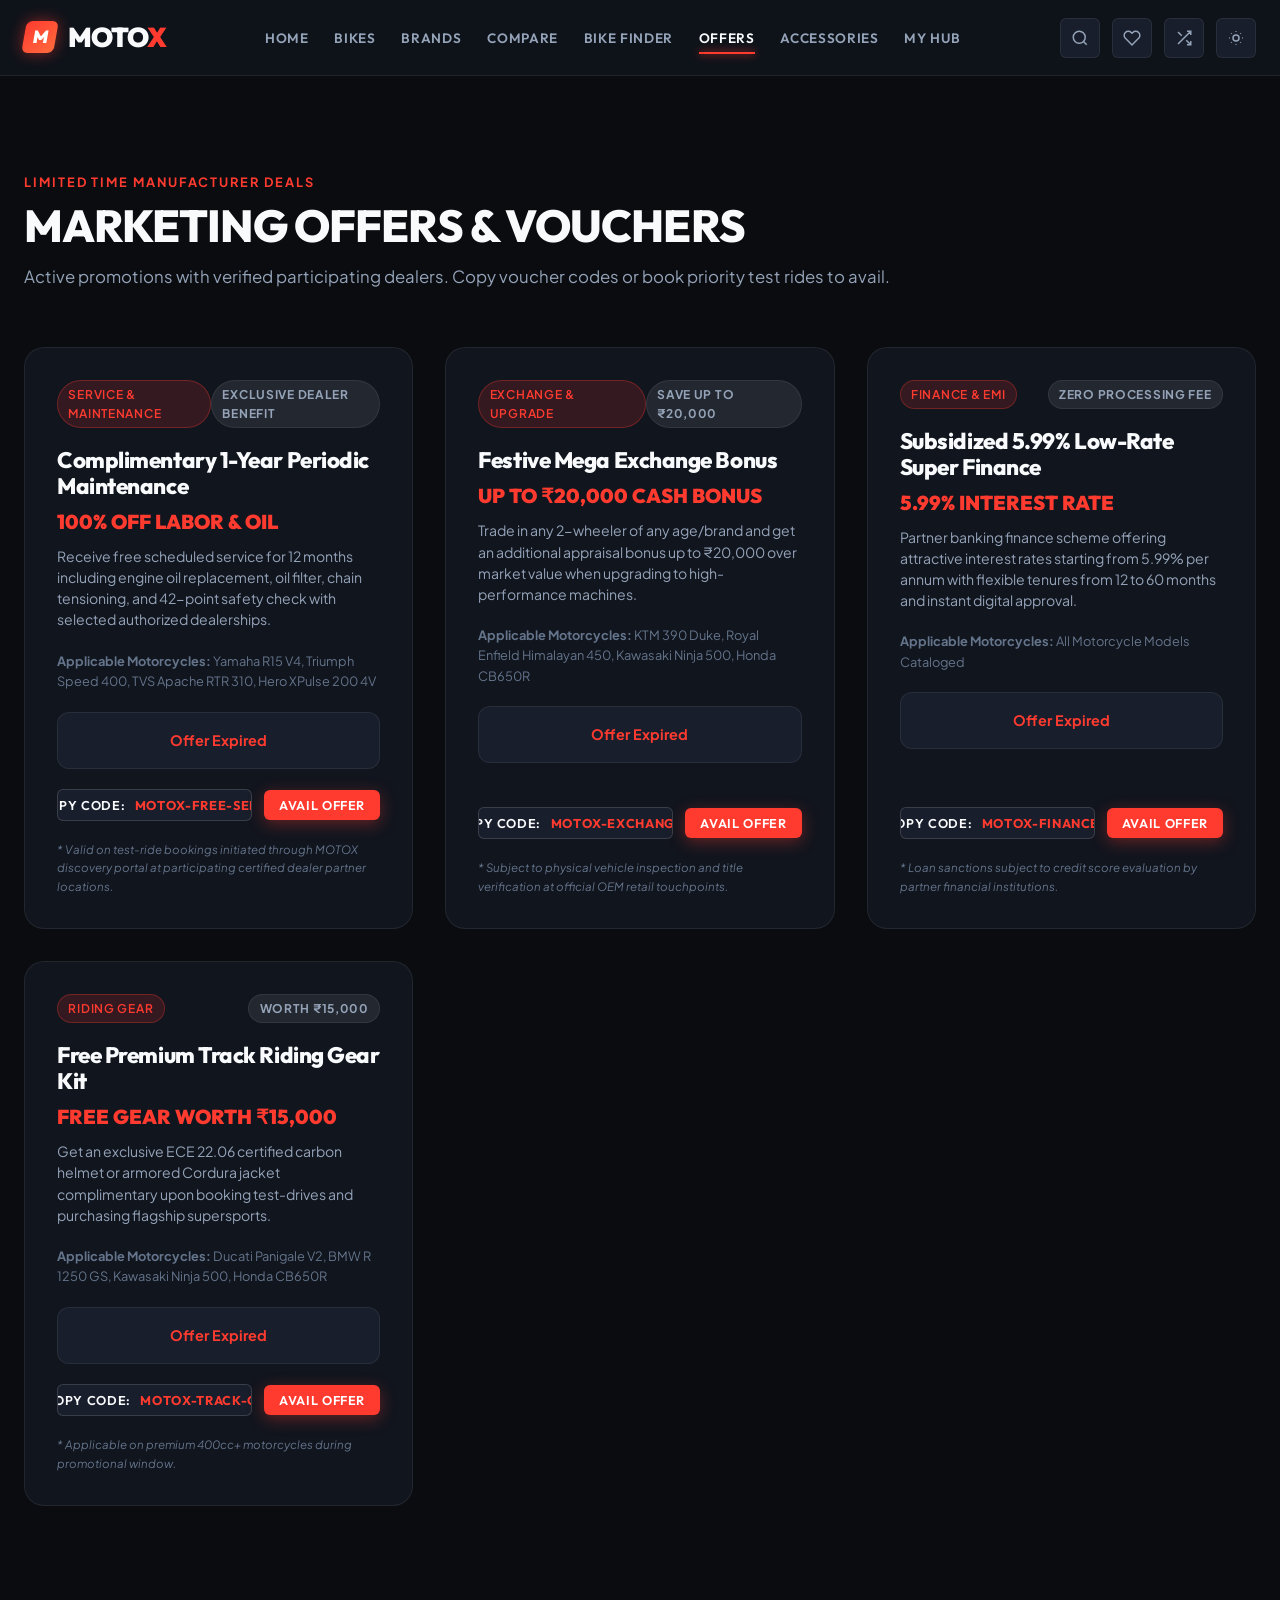
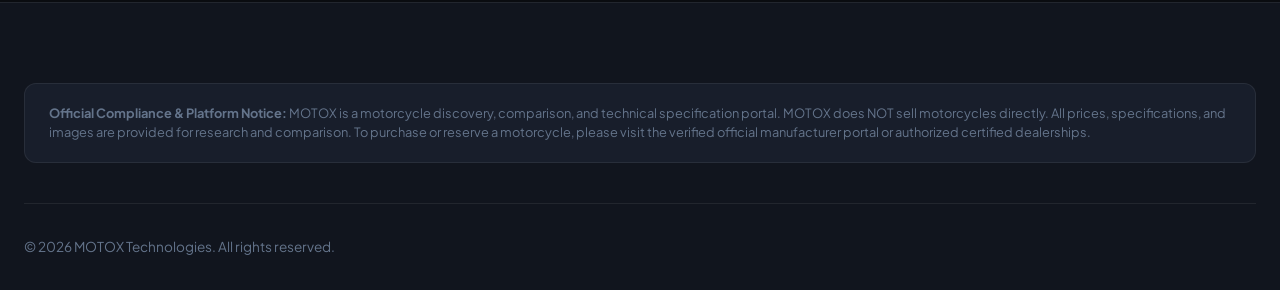
<file: offers.html>
<!DOCTYPE html>
<html lang="en" data-theme="dark">
<head><script async src="https://www.googletagmanager.com/gtm.js?id=GTM-KWH765RK"></script>
<script>
  window.dataLayer = window.dataLayer || [];
  function gtag(){dataLayer.push(arguments);}
  gtag('js', new Date());
</script>
  <!-- Google tag (gtag.js) -->
<script async src="https://www.googletagmanager.com/gtag/js?id=AW-18481810877"></script>
<script>
  window.dataLayer = window.dataLayer || [];
  function gtag(){dataLayer.push(arguments);}
  gtag('js', new Date());

  gtag('config', 'AW-18481810877');
</script>
  <meta charset="UTF-8">
  <meta name="viewport" content="width=device-width, initial-scale=1.0">
  <title>Exclusive Deals & Promotions — MOTOX</title>
  <meta name="description" content="Discover limited-time motorcycle promotions, low-interest finance subsidies, free first-year service maintenance, and track riding gear vouchers.">
  <link rel="stylesheet" href="css/style.css">
  <link rel="stylesheet" href="css/responsive.css">
</head>
<body>

  <!-- Sticky Premium Navigation -->
  <header class="header">
    <div class="container navbar">
      <a href="index.html" class="brand-logo">
        <div class="logo-icon">M</div>
        <span>MOTO<span class="red">X</span></span>
      </a>

      <ul class="nav-links">
        <li><a href="index.html" class="nav-link">Home</a></li>
        <li><a href="bikes.html" class="nav-link">Bikes</a></li>
        <li><a href="brands.html" class="nav-link">Brands</a></li>
        <li><a href="compare.html" class="nav-link">Compare</a></li>
        <li><a href="finder.html" class="nav-link">Bike Finder</a></li>
        <li><a href="offers.html" class="nav-link active">Offers</a></li>
        <li><a href="accessories.html" class="nav-link">Accessories</a></li>
        <li><a href="bookings.html" class="nav-link">My Hub</a></li>
      </ul>

      <div class="nav-actions">
        <button class="btn-icon open-search-btn" title="Search Motorcycles (/)" aria-label="Search">
          <svg width="18" height="18" viewBox="0 0 24 24" fill="none" stroke="currentColor" stroke-width="2"><circle cx="11" cy="11" r="8"/><path d="M21 21l-4.35-4.35"/></svg>
        </button>
        <a href="bookings.html" class="btn-icon" title="Saved Wishlist" aria-label="Wishlist" style="position: relative;">
          <svg width="18" height="18" viewBox="0 0 24 24" fill="none" stroke="currentColor" stroke-width="2"><path d="M20.84 4.61a5.5 5.5 0 00-7.78 0L12 5.67l-1.06-1.06a5.5 5.5 0 00-7.78 7.78l1.06 1.06L12 21.23l7.78-7.78 1.06-1.06a5.5 5.5 0 000-7.78z"/></svg>
          <span class="wishlist-count nav-badge-count" style="display: none;">0</span>
        </a>
        <a href="compare.html" class="btn-icon" title="Comparison Tray" aria-label="Compare" style="position: relative;">
          <svg width="18" height="18" viewBox="0 0 24 24" fill="none" stroke="currentColor" stroke-width="2"><path d="M16 3h5v5M4 20L21 3M21 16v5h-5M15 15l6 6M4 4l5 5"/></svg>
          <span class="compare-count nav-badge-count" style="display: none;">0</span>
        </a>
        <button class="btn-icon theme-toggle-btn" title="Toggle Theme" aria-label="Toggle Theme">
          🌙
        </button>
        <button class="btn-icon mobile-toggle" aria-label="Open Mobile Menu">
          ☰
        </button>
      </div>
    </div>
  </header>

  <main class="section">
    <div class="container">
      <div class="section-header">
        <div>
          <span class="section-subtitle-tag">Limited Time Manufacturer Deals</span>
          <h1 class="section-title">MARKETING OFFERS & VOUCHERS</h1>
          <p class="section-desc">Active promotions with verified participating dealers. Copy voucher codes or book priority test rides to avail.</p>
        </div>
      </div>

      <div class="offers-grid" id="offersListGrid">
        <!-- Populated via js/offers.js with live ticking countdowns -->
      </div>
    </div>
  </main>

  <!-- Test Ride Modal -->
  <div class="modal-overlay" id="testRideModal">
    <div class="modal-dialog">
      <button class="modal-close-btn" id="closeTestRideBtn">✕</button>
      <div style="font-size: 0.75rem; text-transform: uppercase; color: var(--accent-primary); font-weight: 700;">Demo Experience</div>
      <h3 style="font-size: 1.6rem; font-weight: 800; margin: 0.2rem 0 1rem;">Avail Promotional Deal</h3>
      <p style="font-size: 0.88rem; color: var(--text-secondary); margin-bottom: 1.5rem;">
        Submit a test ride request to lock in current promotional interest rates and vouchers.
      </p>

      <form id="testRideForm">
        <div class="form-group">
          <label class="form-label" for="trName">Full Name</label>
          <input type="text" id="trName" class="form-control" placeholder="e.g. Rahul Sharma" required>
        </div>
        <div class="form-group">
          <label class="form-label" for="trPhone">Mobile Number</label>
          <input type="tel" id="trPhone" class="form-control" placeholder="e.g. +91 98765 43210" required>
        </div>
        <div class="form-group">
          <label class="form-label" for="trCity">City / Location</label>
          <input type="text" id="trCity" class="form-control" placeholder="e.g. Mumbai, Bangalore" required>
        </div>
        <div class="form-group">
          <label class="form-label" for="testRideBikeSelect">Selected Motorcycle</label>
          <select id="testRideBikeSelect" class="form-control" required></select>
        </div>
        <div style="display: grid; grid-template-columns: 1fr 1fr; gap: 1rem;">
          <div class="form-group">
            <label class="form-label" for="trDate">Preferred Date</label>
            <input type="date" id="trDate" class="form-control" required>
          </div>
          <div class="form-group">
            <label class="form-label" for="trTime">Preferred Time</label>
            <input type="time" id="trTime" class="form-control" required>
          </div>
        </div>
        <button type="submit" class="btn btn-primary" style="width: 100%; margin-top: 1rem;">
          Submit & Lock Promo →
        </button>
      </form>
    </div>
  </div>

  <!-- Premium Footer -->
  <footer class="footer">
    <div class="container">
      <div class="footer-disclaimer-card">
        <strong>Official Compliance & Platform Notice:</strong> MOTOX is a motorcycle discovery, comparison, and technical specification portal. MOTOX does NOT sell motorcycles directly. All prices, specifications, and images are provided for research and comparison. To purchase or reserve a motorcycle, please visit the verified official manufacturer portal or authorized certified dealerships.
      </div>
      <div class="footer-bottom">
        <div>© 2026 MOTOX Technologies. All rights reserved.</div>
      </div>
    </div>
  </footer>

  <!-- Search Modal -->
  <div class="search-modal" id="searchModal">
    <div class="search-box-card">
      <button class="modal-close-btn" id="closeSearchBtn">✕</button>
      <div class="search-input-wrap">
        <svg width="20" height="20" viewBox="0 0 24 24" fill="none" stroke="currentColor" stroke-width="2"><circle cx="11" cy="11" r="8"/><path d="M21 21l-4.35-4.35"/></svg>
        <input type="text" id="searchInput" placeholder="Search by brand, model, or capacity..." autocomplete="off">
      </div>
      <div class="search-results" id="searchResults"></div>
    </div>
  </div>

  <!-- Scripts -->
  <script src="js/data.js"></script>
  <script src="js/app.js"></script>
  <script src="js/offers.js"></script>
</body>
</html>
</file>
<file: css/style.css>
/* ==========================================================================
   MOTOX - Premium Motorcycle Discovery & Comparison Platform
   Design System & Master Stylesheet
   ========================================================================== */

@import url('https://fonts.googleapis.com/css2?family=JetBrains+Mono:wght@400;500;700&family=Outfit:wght@300;400;500;600;700;800;900&family=Plus+Jakarta+Sans:wght@300;400;500;600;700&display=swap');

:root {
  /* Color Palette - Dark Automotive Theme (Default) */
  --bg-main: #0a0c10;
  --bg-surface: #11151e;
  --bg-surface-elevated: #181e2b;
  --bg-surface-hover: #1f2738;
  --bg-glass: rgba(17, 21, 30, 0.82);
  --bg-glass-card: rgba(24, 30, 43, 0.7);

  --border-subtle: rgba(255, 255, 255, 0.07);
  --border-medium: rgba(255, 255, 255, 0.14);
  --border-glow: rgba(255, 59, 48, 0.4);

  --accent-primary: #ff3b30;
  --accent-primary-rgb: 255, 59, 48;
  --accent-hover: #ff5247;
  --accent-gradient: linear-gradient(135deg, #ff3b30 0%, #ff6b3d 100%);
  --accent-secondary: #00d2ff;
  --accent-amber: #f59e0b;
  --accent-green: #10b981;

  --text-primary: #f8fafc;
  --text-secondary: #94a3b8;
  --text-muted: #64748b;
  --text-inverse: #0a0c10;

  --shadow-sm: 0 2px 8px rgba(0, 0, 0, 0.3);
  --shadow-md: 0 8px 24px rgba(0, 0, 0, 0.45);
  --shadow-lg: 0 16px 48px rgba(0, 0, 0, 0.6);
  --shadow-glow: 0 0 35px rgba(255, 59, 48, 0.25);

  --font-heading: 'Outfit', -apple-system, BlinkMacSystemFont, sans-serif;
  --font-body: 'Plus Jakarta Sans', -apple-system, BlinkMacSystemFont, sans-serif;
  --font-mono: 'JetBrains Mono', monospace;

  --radius-sm: 6px;
  --radius-md: 12px;
  --radius-lg: 20px;
  --radius-xl: 28px;
  --radius-full: 9999px;

  --transition-fast: 0.18s cubic-bezier(0.16, 1, 0.3, 1);
  --transition-smooth: 0.3s cubic-bezier(0.16, 1, 0.3, 1);
  --transition-slow: 0.5s cubic-bezier(0.16, 1, 0.3, 1);

  --container-max: 1320px;
  --navbar-height: 76px;
}

[data-theme="light"] {
  --bg-main: #f4f6f9;
  --bg-surface: #ffffff;
  --bg-surface-elevated: #ffffff;
  --bg-surface-hover: #f1f5f9;
  --bg-glass: rgba(255, 255, 255, 0.88);
  --bg-glass-card: rgba(255, 255, 255, 0.95);

  --border-subtle: rgba(0, 0, 0, 0.08);
  --border-medium: rgba(0, 0, 0, 0.14);
  --border-glow: rgba(255, 59, 48, 0.3);

  --text-primary: #0f172a;
  --text-secondary: #475569;
  --text-muted: #94a3b8;
  --text-inverse: #ffffff;

  --shadow-sm: 0 2px 8px rgba(0, 0, 0, 0.06);
  --shadow-md: 0 8px 24px rgba(0, 0, 0, 0.09);
  --shadow-lg: 0 16px 40px rgba(0, 0, 0, 0.12);
}

/* ==========================================================================
   Base & Resets
   ========================================================================== */
*, *::before, *::after {
  box-sizing: border-box;
  margin: 0;
  padding: 0;
}

html {
  font-size: 16px;
  scroll-behavior: smooth;
  -webkit-font-smoothing: antialiased;
  -moz-osx-font-smoothing: grayscale;
}

body {
  font-family: var(--font-body);
  background-color: var(--bg-main);
  color: var(--text-primary);
  line-height: 1.6;
  overflow-x: hidden;
  min-height: 100vh;
  display: flex;
  flex-direction: column;
  transition: background-color var(--transition-smooth), color var(--transition-smooth);
}

a {
  color: inherit;
  text-decoration: none;
  transition: color var(--transition-fast);
}

button {
  font-family: inherit;
  cursor: pointer;
  border: none;
  background: none;
  outline: none;
}

img {
  max-width: 100%;
  height: auto;
  display: block;
}

input, select, textarea {
  font-family: inherit;
  font-size: 0.95rem;
}

/* Container */
.container {
  width: 100%;
  max-width: var(--container-max);
  margin: 0 auto;
  padding: 0 1.5rem;
}

/* Typography Utilities */
h1, h2, h3, h4, h5, h6 {
  font-family: var(--font-heading);
  font-weight: 700;
  line-height: 1.15;
  color: var(--text-primary);
  letter-spacing: -0.02em;
}

.text-gradient {
  background: var(--accent-gradient);
  -webkit-background-clip: text;
  -webkit-text-fill-color: transparent;
}

.text-accent {
  color: var(--accent-primary);
}

.text-secondary {
  color: var(--text-secondary);
}

.text-muted {
  color: var(--text-muted);
}

.text-mono {
  font-family: var(--font-mono);
}

/* ==========================================================================
   Buttons & UI Elements
   ========================================================================== */
.btn {
  display: inline-flex;
  align-items: center;
  justify-content: center;
  gap: 0.6rem;
  padding: 0.75rem 1.6rem;
  font-family: var(--font-heading);
  font-size: 0.9rem;
  font-weight: 600;
  text-transform: uppercase;
  letter-spacing: 0.05em;
  border-radius: var(--radius-sm);
  transition: all var(--transition-fast);
  position: relative;
  overflow: hidden;
  white-space: nowrap;
}

.btn-primary {
  background: var(--accent-primary);
  color: #ffffff;
  box-shadow: 0 4px 16px rgba(var(--accent-primary-rgb), 0.35);
}

.btn-primary:hover {
  background: var(--accent-hover);
  transform: translateY(-2px);
  box-shadow: 0 8px 24px rgba(var(--accent-primary-rgb), 0.5);
}

.btn-secondary {
  background: var(--bg-surface-elevated);
  color: var(--text-primary);
  border: 1px solid var(--border-medium);
}

.btn-secondary:hover {
  background: var(--bg-surface-hover);
  border-color: var(--border-glow);
  transform: translateY(-2px);
}

.btn-outline {
  background: transparent;
  color: var(--text-primary);
  border: 1px solid var(--border-medium);
}

.btn-outline:hover {
  border-color: var(--accent-primary);
  color: var(--accent-primary);
}

.btn-sm {
  padding: 0.45rem 0.95rem;
  font-size: 0.8rem;
}

.btn-lg {
  padding: 0.95rem 2.2rem;
  font-size: 1rem;
  letter-spacing: 0.08em;
}

.btn-icon {
  width: 40px;
  height: 40px;
  padding: 0;
  border-radius: var(--radius-sm);
  display: inline-flex;
  align-items: center;
  justify-content: center;
  background: var(--bg-surface-elevated);
  color: var(--text-secondary);
  border: 1px solid var(--border-subtle);
  transition: all var(--transition-fast);
}

.btn-icon:hover {
  background: var(--bg-surface-hover);
  color: var(--text-primary);
  border-color: var(--border-medium);
}

.btn-icon.active {
  background: rgba(var(--accent-primary-rgb), 0.15);
  color: var(--accent-primary);
  border-color: var(--accent-primary);
}

/* Badge & Pills */
.badge {
  display: inline-flex;
  align-items: center;
  gap: 0.35rem;
  padding: 0.25rem 0.65rem;
  font-size: 0.75rem;
  font-weight: 600;
  text-transform: uppercase;
  letter-spacing: 0.06em;
  border-radius: var(--radius-full);
  background: var(--bg-surface-hover);
  color: var(--text-secondary);
  border: 1px solid var(--border-subtle);
}

.badge-accent {
  background: rgba(var(--accent-primary-rgb), 0.15);
  color: var(--accent-primary);
  border-color: rgba(var(--accent-primary-rgb), 0.3);
}

.badge-success {
  background: rgba(16, 185, 129, 0.15);
  color: var(--accent-green);
  border-color: rgba(16, 185, 129, 0.3);
}

/* ==========================================================================
   Header & Navigation
   ========================================================================== */
.header {
  position: sticky;
  top: 0;
  z-index: 100;
  width: 100%;
  height: var(--navbar-height);
  background: var(--bg-glass);
  backdrop-filter: blur(16px);
  -webkit-backdrop-filter: blur(16px);
  border-bottom: 1px solid var(--border-subtle);
  transition: all var(--transition-smooth);
}

.header.scrolled {
  height: 64px;
  background: rgba(10, 12, 16, 0.95);
  box-shadow: var(--shadow-md);
  border-bottom-color: var(--border-medium);
}

.navbar {
  height: 100%;
  display: flex;
  align-items: center;
  justify-content: space-between;
}

.brand-logo {
  display: flex;
  align-items: center;
  gap: 0.75rem;
  font-family: var(--font-heading);
  font-size: 1.7rem;
  font-weight: 900;
  letter-spacing: -0.04em;
  color: var(--text-primary);
}

.brand-logo .logo-icon {
  width: 32px;
  height: 32px;
  background: var(--accent-gradient);
  border-radius: 6px;
  display: flex;
  align-items: center;
  justify-content: center;
  color: #fff;
  font-weight: 900;
  font-size: 1.1rem;
  transform: skew(-10deg);
  box-shadow: 0 0 15px rgba(var(--accent-primary-rgb), 0.5);
}

.brand-logo span.red {
  color: var(--accent-primary);
}

.nav-links {
  display: flex;
  align-items: center;
  gap: 1.6rem;
  list-style: none;
}

.nav-link {
  font-family: var(--font-heading);
  font-size: 0.85rem;
  font-weight: 600;
  letter-spacing: 0.05em;
  text-transform: uppercase;
  color: var(--text-secondary);
  position: relative;
  padding: 0.4rem 0;
  transition: color var(--transition-fast);
}

.nav-link:hover, .nav-link.active {
  color: var(--text-primary);
}

.nav-link::after {
  content: '';
  position: absolute;
  bottom: 0;
  left: 0;
  width: 0;
  height: 2px;
  background: var(--accent-primary);
  transition: width var(--transition-smooth);
  box-shadow: 0 0 8px var(--accent-primary);
}

.nav-link:hover::after, .nav-link.active::after {
  width: 100%;
}

.nav-actions {
  display: flex;
  align-items: center;
  gap: 0.75rem;
}

.nav-badge-count {
  position: absolute;
  top: -4px;
  right: -4px;
  background: var(--accent-primary);
  color: #fff;
  font-size: 0.65rem;
  font-weight: 700;
  width: 18px;
  height: 18px;
  border-radius: 50%;
  display: flex;
  align-items: center;
  justify-content: center;
  box-shadow: 0 0 8px rgba(var(--accent-primary-rgb), 0.7);
}

.mobile-toggle {
  display: none;
  font-size: 1.4rem;
  color: var(--text-primary);
}

/* Search Modal / Overlay */
.search-modal {
  position: fixed;
  inset: 0;
  background: rgba(0, 0, 0, 0.85);
  backdrop-filter: blur(12px);
  z-index: 1000;
  display: none;
  align-items: flex-start;
  justify-content: center;
  padding-top: 10vh;
  opacity: 0;
  transition: opacity var(--transition-smooth);
}

.search-modal.active {
  display: flex;
  opacity: 1;
}

.search-box-card {
  width: 100%;
  max-width: 650px;
  background: var(--bg-surface);
  border: 1px solid var(--border-medium);
  border-radius: var(--radius-lg);
  padding: 1.5rem;
  box-shadow: var(--shadow-lg), var(--shadow-glow);
  position: relative;
}

.search-input-wrap {
  display: flex;
  align-items: center;
  gap: 1rem;
  padding: 0.75rem 1rem;
  background: var(--bg-surface-elevated);
  border: 1px solid var(--border-medium);
  border-radius: var(--radius-md);
}

.search-input-wrap input {
  flex: 1;
  background: transparent;
  border: none;
  color: var(--text-primary);
  font-size: 1.1rem;
  outline: none;
}

.search-results {
  margin-top: 1.25rem;
  max-height: 380px;
  overflow-y: auto;
  display: flex;
  flex-direction: column;
  gap: 0.5rem;
}

.search-item {
  display: flex;
  align-items: center;
  gap: 1rem;
  padding: 0.75rem;
  border-radius: var(--radius-md);
  transition: background var(--transition-fast);
}

.search-item:hover {
  background: var(--bg-surface-hover);
}

.search-item img {
  width: 54px;
  height: 40px;
  object-fit: cover;
  border-radius: var(--radius-sm);
}

/* ==========================================================================
   Hero Section
   ========================================================================== */
.hero {
  position: relative;
  min-height: calc(100vh - var(--navbar-height));
  display: flex;
  align-items: center;
  padding: 4rem 0 6rem;
  overflow: hidden;
  background: radial-gradient(circle at 75% 40%, rgba(255, 59, 48, 0.08) 0%, transparent 60%),
              radial-gradient(circle at 20% 80%, rgba(0, 210, 255, 0.04) 0%, transparent 50%);
}

.hero-grid {
  display: grid;
  grid-template-columns: 1.1fr 1fr;
  gap: 3rem;
  align-items: center;
}

.hero-tagline-badge {
  display: inline-flex;
  align-items: center;
  gap: 0.5rem;
  padding: 0.35rem 1rem;
  background: rgba(255, 59, 48, 0.12);
  border: 1px solid rgba(255, 59, 48, 0.3);
  border-radius: var(--radius-full);
  font-size: 0.8rem;
  font-weight: 700;
  text-transform: uppercase;
  letter-spacing: 0.1em;
  color: var(--accent-primary);
  margin-bottom: 1.5rem;
}

.hero-title {
  font-size: clamp(2.8rem, 5.5vw, 4.8rem);
  font-weight: 900;
  line-height: 1.05;
  text-transform: uppercase;
  letter-spacing: -0.03em;
  margin-bottom: 1.5rem;
}

.hero-subtitle {
  font-size: 1.15rem;
  color: var(--text-secondary);
  max-width: 520px;
  margin-bottom: 2.5rem;
}

.hero-actions {
  display: flex;
  flex-wrap: wrap;
  align-items: center;
  gap: 1.25rem;
  margin-bottom: 3.5rem;
}

.hero-stats {
  display: grid;
  grid-template-columns: repeat(3, 1fr);
  gap: 1.5rem;
  padding-top: 2rem;
  border-top: 1px solid var(--border-subtle);
}

.stat-item .stat-num {
  font-family: var(--font-heading);
  font-size: 1.8rem;
  font-weight: 800;
  color: var(--text-primary);
}

.stat-item .stat-label {
  font-size: 0.8rem;
  text-transform: uppercase;
  letter-spacing: 0.05em;
  color: var(--text-muted);
}

.hero-visual {
  position: relative;
  display: flex;
  justify-content: center;
  align-items: center;
}

.hero-glow-ring {
  position: absolute;
  width: 110%;
  height: 110%;
  background: radial-gradient(circle, rgba(var(--accent-primary-rgb), 0.18) 0%, transparent 70%);
  filter: blur(40px);
  z-index: 0;
  pointer-events: none;
}

.hero-image-wrap {
  position: relative;
  z-index: 1;
  width: 100%;
  transition: transform var(--transition-slow);
}

.hero-image-wrap img {
  width: 100%;
  height: auto;
  object-fit: contain;
  filter: drop-shadow(0 20px 40px rgba(0, 0, 0, 0.7));
  animation: floatBike 6s ease-in-out infinite;
}

@keyframes floatBike {
  0%, 100% { transform: translateY(0px) rotate(0deg); }
  50% { transform: translateY(-10px) rotate(0.5deg); }
}

.hero-badge-floating {
  position: absolute;
  bottom: 10%;
  right: 5%;
  z-index: 2;
  background: var(--bg-glass);
  backdrop-filter: blur(12px);
  border: 1px solid var(--border-medium);
  border-radius: var(--radius-md);
  padding: 0.85rem 1.25rem;
  box-shadow: var(--shadow-md);
  animation: fadeIn 1s ease-out;
}

/* ==========================================================================
   Section Headers
   ========================================================================== */
.section {
  padding: 6rem 0;
  position: relative;
}

.section-darker {
  background-color: var(--bg-surface);
}

.section-header {
  margin-bottom: 3.5rem;
  display: flex;
  justify-content: space-between;
  align-items: flex-end;
  flex-wrap: wrap;
  gap: 1.5rem;
}

.section-header-center {
  text-align: center;
  max-width: 680px;
  margin: 0 auto 3.5rem;
}

.section-subtitle-tag {
  font-size: 0.8rem;
  font-weight: 700;
  text-transform: uppercase;
  letter-spacing: 0.15em;
  color: var(--accent-primary);
  margin-bottom: 0.5rem;
  display: block;
}

.section-title {
  font-size: clamp(2rem, 3.5vw, 2.8rem);
  font-weight: 800;
  text-transform: uppercase;
}

.section-desc {
  color: var(--text-secondary);
  font-size: 1.05rem;
  margin-top: 0.75rem;
}

/* ==========================================================================
   Categories Grid
   ========================================================================== */
.categories-grid {
  display: grid;
  grid-template-columns: repeat(auto-fill, minmax(240px, 1fr));
  gap: 1.5rem;
}

.category-card {
  position: relative;
  height: 280px;
  border-radius: var(--radius-lg);
  overflow: hidden;
  border: 1px solid var(--border-subtle);
  background: var(--bg-surface-elevated);
  transition: all var(--transition-smooth);
  display: flex;
  flex-direction: column;
  justify-content: flex-end;
  padding: 1.75rem;
}

.category-card img {
  position: absolute;
  inset: 0;
  width: 100%;
  height: 100%;
  object-fit: cover;
  transition: transform var(--transition-slow), filter var(--transition-smooth);
  filter: brightness(0.7) contrast(1.1);
  z-index: 0;
}

.category-card-overlay {
  position: absolute;
  inset: 0;
  background: linear-gradient(180deg, rgba(10, 12, 16, 0.1) 0%, rgba(10, 12, 16, 0.9) 85%);
  z-index: 1;
  transition: opacity var(--transition-smooth);
}

.category-card-content {
  position: relative;
  z-index: 2;
  transform: translateY(10px);
  transition: transform var(--transition-smooth);
}

.category-card:hover {
  border-color: var(--accent-primary);
  transform: translateY(-6px);
  box-shadow: var(--shadow-lg), var(--shadow-glow);
}

.category-card:hover img {
  transform: scale(1.08);
  filter: brightness(0.85);
}

.category-card:hover .category-card-content {
  transform: translateY(0);
}

.category-card-title {
  font-size: 1.4rem;
  font-weight: 800;
  text-transform: uppercase;
  color: #ffffff;
  margin-bottom: 0.3rem;
}

.category-card-desc {
  font-size: 0.8rem;
  color: rgba(255, 255, 255, 0.7);
  line-height: 1.4;
  opacity: 0;
  max-height: 0;
  transition: all var(--transition-smooth);
}

.category-card:hover .category-card-desc {
  opacity: 1;
  max-height: 60px;
  margin-top: 0.5rem;
}

/* ==========================================================================
   Motorcycle Product Cards & Grid
   ========================================================================== */
.bikes-grid {
  display: grid;
  grid-template-columns: repeat(auto-fill, minmax(340px, 1fr));
  gap: 2rem;
}

.bike-card {
  background: var(--bg-surface);
  border: 1px solid var(--border-subtle);
  border-radius: var(--radius-lg);
  overflow: hidden;
  display: flex;
  flex-direction: column;
  transition: all var(--transition-smooth);
  position: relative;
}

.bike-card:hover {
  border-color: var(--border-medium);
  transform: translateY(-6px);
  box-shadow: var(--shadow-lg);
}

.bike-card-top {
  position: relative;
  height: 220px;
  background: radial-gradient(circle at center, rgba(255, 255, 255, 0.04) 0%, transparent 70%);
  display: flex;
  align-items: center;
  justify-content: center;
  padding: 1.5rem;
  overflow: hidden;
}

.bike-card-top img {
  max-width: 90%;
  max-height: 85%;
  object-fit: contain;
  transition: transform var(--transition-smooth);
  filter: drop-shadow(0 12px 18px rgba(0, 0, 0, 0.5));
}

.bike-card:hover .bike-card-top img {
  transform: scale(1.06);
}

.bike-card-badges {
  position: absolute;
  top: 1rem;
  left: 1rem;
  display: flex;
  flex-direction: column;
  gap: 0.4rem;
  z-index: 2;
}

.bike-card-actions-quick {
  position: absolute;
  top: 1rem;
  right: 1rem;
  display: flex;
  flex-direction: column;
  gap: 0.4rem;
  z-index: 2;
}

.bike-card-body {
  padding: 1.5rem;
  display: flex;
  flex-direction: column;
  flex: 1;
}

.bike-card-brand {
  font-size: 0.75rem;
  font-weight: 700;
  text-transform: uppercase;
  letter-spacing: 0.08em;
  color: var(--text-muted);
}

.bike-card-title {
  font-size: 1.3rem;
  font-weight: 800;
  margin: 0.2rem 0 0.5rem;
  color: var(--text-primary);
}

.bike-card-price-row {
  display: flex;
  align-items: baseline;
  justify-content: space-between;
  margin-bottom: 1.25rem;
}

.bike-card-price {
  font-family: var(--font-heading);
  font-size: 1.4rem;
  font-weight: 800;
  color: var(--accent-primary);
}

.bike-card-rating {
  display: flex;
  align-items: center;
  gap: 0.3rem;
  font-size: 0.85rem;
  font-weight: 600;
  color: var(--text-secondary);
}

.bike-card-rating svg {
  color: var(--accent-amber);
}

/* Quick Specs Pill Grid */
.bike-card-specs {
  display: grid;
  grid-template-columns: repeat(3, 1fr);
  gap: 0.5rem;
  padding: 0.85rem 0;
  margin-bottom: 1.25rem;
  border-top: 1px solid var(--border-subtle);
  border-bottom: 1px solid var(--border-subtle);
}

.spec-pill {
  text-align: center;
}

.spec-pill .spec-label {
  font-size: 0.68rem;
  text-transform: uppercase;
  color: var(--text-muted);
  display: block;
}

.spec-pill .spec-val {
  font-family: var(--font-heading);
  font-size: 0.85rem;
  font-weight: 700;
  color: var(--text-primary);
}

.bike-card-footer {
  margin-top: auto;
  display: flex;
  gap: 0.75rem;
}

.bike-card-footer .btn {
  flex: 1;
}

/* ==========================================================================
   Filter & Catalog Controls (bikes.html)
   ========================================================================== */
.catalog-layout {
  display: grid;
  grid-template-columns: 280px 1fr;
  gap: 2.5rem;
  align-items: flex-start;
}

.filters-panel {
  background: var(--bg-surface);
  border: 1px solid var(--border-subtle);
  border-radius: var(--radius-lg);
  padding: 1.75rem;
  position: sticky;
  top: calc(var(--navbar-height) + 1.5rem);
  max-height: calc(100vh - var(--navbar-height) - 3rem);
  overflow-y: auto;
}

.filters-panel-header {
  display: flex;
  align-items: center;
  justify-content: space-between;
  margin-bottom: 1.5rem;
  padding-bottom: 1rem;
  border-bottom: 1px solid var(--border-subtle);
}

.filter-group {
  margin-bottom: 1.75rem;
}

.filter-title {
  font-size: 0.85rem;
  font-weight: 700;
  text-transform: uppercase;
  letter-spacing: 0.05em;
  color: var(--text-primary);
  margin-bottom: 0.85rem;
}

.filter-chips {
  display: flex;
  flex-wrap: wrap;
  gap: 0.5rem;
}

.filter-chip {
  padding: 0.4rem 0.85rem;
  font-size: 0.8rem;
  font-weight: 600;
  border-radius: var(--radius-sm);
  background: var(--bg-surface-elevated);
  color: var(--text-secondary);
  border: 1px solid var(--border-subtle);
  cursor: pointer;
  transition: all var(--transition-fast);
}

.filter-chip:hover {
  background: var(--bg-surface-hover);
  color: var(--text-primary);
}

.filter-chip.active {
  background: rgba(var(--accent-primary-rgb), 0.15);
  color: var(--accent-primary);
  border-color: var(--accent-primary);
}

.range-slider-wrap {
  display: flex;
  flex-direction: column;
  gap: 0.5rem;
}

.range-slider-wrap input[type="range"] {
  width: 100%;
  accent-color: var(--accent-primary);
}

.range-values {
  display: flex;
  justify-content: space-between;
  font-size: 0.8rem;
  color: var(--text-muted);
  font-family: var(--font-mono);
}

/* Catalog Top Toolbar */
.catalog-toolbar {
  display: flex;
  align-items: center;
  justify-content: space-between;
  flex-wrap: wrap;
  gap: 1rem;
  margin-bottom: 1.75rem;
  padding: 1rem 1.25rem;
  background: var(--bg-surface);
  border: 1px solid var(--border-subtle);
  border-radius: var(--radius-md);
}

.catalog-search-inline {
  display: flex;
  align-items: center;
  gap: 0.75rem;
  background: var(--bg-surface-elevated);
  border: 1px solid var(--border-subtle);
  border-radius: var(--radius-sm);
  padding: 0.45rem 0.85rem;
  width: 280px;
}

.catalog-search-inline input {
  background: transparent;
  border: none;
  color: var(--text-primary);
  outline: none;
  width: 100%;
}

.catalog-sort {
  display: flex;
  align-items: center;
  gap: 0.75rem;
}

.catalog-sort select {
  background: var(--bg-surface-elevated);
  border: 1px solid var(--border-subtle);
  color: var(--text-primary);
  padding: 0.45rem 0.85rem;
  border-radius: var(--radius-sm);
  outline: none;
  cursor: pointer;
}

/* ==========================================================================
   Bike Details Page (bike-details.html)
   ========================================================================== */
.details-hero {
  padding: 2.5rem 0 4rem;
  border-bottom: 1px solid var(--border-subtle);
}

.details-grid {
  display: grid;
  grid-template-columns: 1.2fr 1fr;
  gap: 3.5rem;
  align-items: flex-start;
}

.gallery-container {
  display: flex;
  flex-direction: column;
  gap: 1.25rem;
}

.gallery-main-viewport {
  position: relative;
  height: 440px;
  background: radial-gradient(circle at center, rgba(255, 255, 255, 0.05) 0%, transparent 70%),
              var(--bg-surface);
  border: 1px solid var(--border-subtle);
  border-radius: var(--radius-lg);
  display: flex;
  align-items: center;
  justify-content: center;
  padding: 2.5rem;
  overflow: hidden;
}

.gallery-main-viewport img {
  max-width: 95%;
  max-height: 90%;
  object-fit: contain;
  filter: drop-shadow(0 20px 30px rgba(0, 0, 0, 0.6));
  transition: all var(--transition-smooth);
}

.gallery-zoom-btn {
  position: absolute;
  bottom: 1rem;
  right: 1rem;
  background: var(--bg-glass);
  backdrop-filter: blur(8px);
  border: 1px solid var(--border-medium);
  color: var(--text-primary);
  width: 40px;
  height: 40px;
  border-radius: 50%;
  display: flex;
  align-items: center;
  justify-content: center;
  transition: all var(--transition-fast);
}

.gallery-zoom-btn:hover {
  background: var(--accent-primary);
  color: #fff;
}

.gallery-thumbnails {
  display: flex;
  gap: 0.75rem;
  overflow-x: auto;
  padding-bottom: 0.5rem;
}

.gallery-thumb {
  width: 80px;
  height: 60px;
  border-radius: var(--radius-md);
  border: 1px solid var(--border-subtle);
  background: var(--bg-surface);
  padding: 0.35rem;
  cursor: pointer;
  flex-shrink: 0;
  transition: all var(--transition-fast);
}

.gallery-thumb img {
  width: 100%;
  height: 100%;
  object-fit: cover;
  border-radius: calc(var(--radius-md) - 4px);
}

.gallery-thumb.active {
  border-color: var(--accent-primary);
  box-shadow: 0 0 12px rgba(var(--accent-primary-rgb), 0.4);
}

/* Color Swatch Picker */
.color-selector-wrap {
  margin: 1.5rem 0;
  padding: 1.25rem;
  background: var(--bg-surface);
  border: 1px solid var(--border-subtle);
  border-radius: var(--radius-md);
}

.color-swatches {
  display: flex;
  gap: 1rem;
  margin-top: 0.75rem;
}

.color-swatch-item {
  display: flex;
  flex-direction: column;
  align-items: center;
  gap: 0.4rem;
  cursor: pointer;
}

.color-circle {
  width: 36px;
  height: 36px;
  border-radius: 50%;
  border: 2px solid transparent;
  transition: all var(--transition-fast);
  box-shadow: 0 2px 8px rgba(0, 0, 0, 0.4);
}

.color-swatch-item.active .color-circle {
  border-color: #ffffff;
  transform: scale(1.15);
  box-shadow: 0 0 14px rgba(255, 255, 255, 0.6);
}

.color-name-label {
  font-size: 0.75rem;
  color: var(--text-secondary);
}

/* Details Info Right Column */
.details-info {
  display: flex;
  flex-direction: column;
  gap: 1.5rem;
}

.details-brand-tag {
  font-size: 0.85rem;
  font-weight: 700;
  text-transform: uppercase;
  letter-spacing: 0.1em;
  color: var(--accent-primary);
}

.details-title {
  font-size: clamp(2.2rem, 3.5vw, 3rem);
  font-weight: 900;
  margin: 0.2rem 0;
}

.details-tagline {
  font-size: 1.1rem;
  color: var(--text-secondary);
  font-style: italic;
}

.details-price-box {
  display: flex;
  align-items: baseline;
  justify-content: space-between;
  padding: 1.25rem 1.5rem;
  background: var(--bg-surface);
  border: 1px solid var(--border-subtle);
  border-radius: var(--radius-md);
}

.details-price-num {
  font-family: var(--font-heading);
  font-size: 2.2rem;
  font-weight: 900;
  color: var(--text-primary);
}

.details-actions-primary {
  display: flex;
  flex-direction: column;
  gap: 0.85rem;
}

.details-actions-row {
  display: flex;
  gap: 0.85rem;
}

.details-actions-row .btn {
  flex: 1;
}

.official-redirect-notice {
  font-size: 0.78rem;
  color: var(--text-muted);
  display: flex;
  align-items: center;
  gap: 0.5rem;
  padding: 0.5rem 0.75rem;
  background: rgba(255, 255, 255, 0.03);
  border-radius: var(--radius-sm);
}

/* ==========================================================================
   Performance Section with Animated Counters
   ========================================================================== */
.performance-grid {
  display: grid;
  grid-template-columns: repeat(auto-fit, minmax(180px, 1fr));
  gap: 1.5rem;
}

.perf-card {
  background: var(--bg-surface);
  border: 1px solid var(--border-subtle);
  border-radius: var(--radius-lg);
  padding: 1.75rem 1.5rem;
  text-align: center;
  position: relative;
  overflow: hidden;
  transition: all var(--transition-smooth);
}

.perf-card:hover {
  border-color: var(--accent-primary);
  transform: translateY(-4px);
  box-shadow: var(--shadow-md);
}

.perf-card::before {
  content: '';
  position: absolute;
  top: 0;
  left: 0;
  right: 0;
  height: 3px;
  background: var(--accent-gradient);
  opacity: 0;
  transition: opacity var(--transition-fast);
}

.perf-card:hover::before {
  opacity: 1;
}

.perf-icon {
  font-size: 1.6rem;
  color: var(--accent-primary);
  margin-bottom: 0.75rem;
}

.perf-value {
  font-family: var(--font-heading);
  font-size: 2rem;
  font-weight: 900;
  color: var(--text-primary);
  margin-bottom: 0.2rem;
}

.perf-unit {
  font-size: 0.85rem;
  font-weight: 600;
  color: var(--accent-primary);
}

.perf-label {
  font-size: 0.8rem;
  text-transform: uppercase;
  letter-spacing: 0.08em;
  color: var(--text-muted);
}

/* ==========================================================================
   ⭐ "EXPLORE THE MACHINE" - 20 Interactive Hotspots Feature
   ========================================================================== */
.explore-machine-wrapper {
  background: radial-gradient(circle at center, rgba(255, 59, 48, 0.05) 0%, transparent 70%),
              var(--bg-surface);
  border: 1px solid var(--border-subtle);
  border-radius: var(--radius-xl);
  padding: 3rem 2rem;
  position: relative;
  overflow: hidden;
}

.explore-machine-header {
  text-align: center;
  max-width: 650px;
  margin: 0 auto 2.5rem;
}

.hotspot-category-tabs {
  display: flex;
  justify-content: center;
  flex-wrap: wrap;
  gap: 0.5rem;
  margin-bottom: 2rem;
}

.hotspot-category-btn {
  padding: 0.45rem 1rem;
  font-size: 0.8rem;
  font-weight: 600;
  text-transform: uppercase;
  border-radius: var(--radius-full);
  background: var(--bg-surface-elevated);
  color: var(--text-secondary);
  border: 1px solid var(--border-subtle);
  cursor: pointer;
  transition: all var(--transition-fast);
}

.hotspot-category-btn.active, .hotspot-category-btn:hover {
  background: var(--accent-primary);
  color: #fff;
  border-color: var(--accent-primary);
  box-shadow: 0 0 12px rgba(var(--accent-primary-rgb), 0.4);
}

.machine-canvas-container {
  display: grid;
  grid-template-columns: 1fr 380px;
  gap: 2rem;
  align-items: center;
}

.machine-stage {
  position: relative;
  width: 100%;
  aspect-ratio: 16 / 9;
  background: radial-gradient(circle, rgba(255, 255, 255, 0.02) 0%, rgba(0, 0, 0, 0.4) 100%);
  border: 1px solid var(--border-subtle);
  border-radius: var(--radius-lg);
  overflow: hidden;
  display: flex;
  align-items: center;
  justify-content: center;
}

.machine-stage-bg {
  width: 90%;
  height: auto;
  object-fit: contain;
  filter: drop-shadow(0 20px 30px rgba(0, 0, 0, 0.8));
  user-select: none;
  pointer-events: none;
}

/* Pulsing Hotspot Pins */
.hotspot-pin {
  position: absolute;
  width: 28px;
  height: 28px;
  transform: translate(-50%, -50%);
  cursor: pointer;
  z-index: 10;
  outline: none;
}

.hotspot-pin-inner {
  position: absolute;
  inset: 6px;
  background: var(--accent-primary);
  border: 2px solid #ffffff;
  border-radius: 50%;
  box-shadow: 0 0 10px rgba(var(--accent-primary-rgb), 0.8);
  transition: all var(--transition-fast);
}

.hotspot-pin-pulse {
  position: absolute;
  inset: 0;
  border-radius: 50%;
  background: rgba(var(--accent-primary-rgb), 0.4);
  animation: pulseRing 2s cubic-bezier(0.215, 0.61, 0.355, 1) infinite;
}

@keyframes pulseRing {
  0% { transform: scale(0.6); opacity: 0.9; }
  80% { transform: scale(1.8); opacity: 0; }
  100% { opacity: 0; }
}

.hotspot-pin:hover .hotspot-pin-inner,
.hotspot-pin.active .hotspot-pin-inner {
  transform: scale(1.3);
  background: #ffffff;
  border-color: var(--accent-primary);
  box-shadow: 0 0 16px #ffffff;
}

.hotspot-pin-tooltip {
  position: absolute;
  bottom: 120%;
  left: 50%;
  transform: translateX(-50%);
  background: rgba(10, 12, 16, 0.95);
  border: 1px solid var(--border-medium);
  padding: 0.35rem 0.75rem;
  border-radius: var(--radius-sm);
  font-size: 0.72rem;
  font-weight: 700;
  text-transform: uppercase;
  white-space: nowrap;
  color: #fff;
  pointer-events: none;
  opacity: 0;
  visibility: hidden;
  transition: all var(--transition-fast);
  box-shadow: var(--shadow-md);
}

.hotspot-pin:hover .hotspot-pin-tooltip {
  opacity: 1;
  visibility: visible;
  bottom: 130%;
}

/* Part Info Display Card */
.part-info-card {
  background: var(--bg-surface-elevated);
  border: 1px solid var(--border-medium);
  border-radius: var(--radius-lg);
  padding: 1.75rem;
  box-shadow: var(--shadow-lg);
  display: flex;
  flex-direction: column;
  gap: 1.25rem;
  animation: fadeIn 0.3s ease-in-out;
}

.part-card-img-wrap {
  position: relative;
  height: 180px;
  border-radius: var(--radius-md);
  overflow: hidden;
  background: var(--bg-main);
  border: 1px solid var(--border-subtle);
}

.part-card-img-wrap img {
  width: 100%;
  height: 100%;
  object-fit: cover;
  transition: transform var(--transition-smooth);
}

.part-card-img-wrap:hover img {
  transform: scale(1.05);
}

.part-badge-tag {
  font-size: 0.7rem;
  font-weight: 700;
  text-transform: uppercase;
  letter-spacing: 0.08em;
  color: var(--accent-primary);
}

.part-title {
  font-size: 1.25rem;
  font-weight: 800;
  color: var(--text-primary);
  margin-top: 0.2rem;
}

.part-desc {
  font-size: 0.88rem;
  color: var(--text-secondary);
  line-height: 1.5;
}

.part-specs-list {
  list-style: none;
  display: flex;
  flex-direction: column;
  gap: 0.4rem;
  padding: 0.75rem 0;
  border-top: 1px solid var(--border-subtle);
  border-bottom: 1px solid var(--border-subtle);
}

.part-specs-list li {
  font-size: 0.8rem;
  color: var(--text-primary);
  display: flex;
  align-items: center;
  gap: 0.5rem;
}

.part-specs-list li::before {
  content: '✓';
  color: var(--accent-primary);
  font-weight: bold;
}

.part-tip-box {
  padding: 0.75rem 1rem;
  background: rgba(255, 59, 48, 0.08);
  border-left: 3px solid var(--accent-primary);
  border-radius: 0 var(--radius-sm) var(--radius-sm) 0;
  font-size: 0.78rem;
  color: var(--text-secondary);
}

/* ==========================================================================
   Technical Specifications Tabs
   ========================================================================== */
.specs-tabs-header {
  display: flex;
  gap: 0.5rem;
  overflow-x: auto;
  border-bottom: 1px solid var(--border-subtle);
  margin-bottom: 2rem;
  padding-bottom: 0.5rem;
}

.spec-tab-btn {
  padding: 0.75rem 1.5rem;
  font-family: var(--font-heading);
  font-size: 0.9rem;
  font-weight: 700;
  text-transform: uppercase;
  color: var(--text-secondary);
  border-bottom: 2px solid transparent;
  cursor: pointer;
  transition: all var(--transition-fast);
  white-space: nowrap;
}

.spec-tab-btn:hover {
  color: var(--text-primary);
}

.spec-tab-btn.active {
  color: var(--accent-primary);
  border-bottom-color: var(--accent-primary);
}

.specs-table-grid {
  display: grid;
  grid-template-columns: repeat(auto-fill, minmax(320px, 1fr));
  gap: 1.5rem;
}

.spec-row-item {
  display: flex;
  justify-content: space-between;
  padding: 0.85rem 1.25rem;
  background: var(--bg-surface);
  border: 1px solid var(--border-subtle);
  border-radius: var(--radius-md);
}

.spec-row-label {
  font-size: 0.85rem;
  color: var(--text-secondary);
}

.spec-row-value {
  font-size: 0.85rem;
  font-weight: 700;
  color: var(--text-primary);
  text-align: right;
}

/* ==========================================================================
   Financial EMI Calculator
   ========================================================================== */
.emi-calc-card {
  background: var(--bg-surface);
  border: 1px solid var(--border-subtle);
  border-radius: var(--radius-xl);
  padding: 2.5rem;
  display: grid;
  grid-template-columns: 1.2fr 1fr;
  gap: 3rem;
  align-items: center;
}

.emi-inputs {
  display: flex;
  flex-direction: column;
  gap: 1.75rem;
}

.emi-slider-group {
  display: flex;
  flex-direction: column;
  gap: 0.6rem;
}

.emi-slider-header {
  display: flex;
  justify-content: space-between;
  align-items: center;
  font-size: 0.9rem;
}

.emi-slider-header span:first-child {
  font-weight: 600;
  color: var(--text-secondary);
}

.emi-slider-header span.val-display {
  font-family: var(--font-heading);
  font-weight: 800;
  color: var(--accent-primary);
  font-size: 1.1rem;
}

.emi-slider-group input[type="range"] {
  width: 100%;
  accent-color: var(--accent-primary);
  height: 6px;
  background: var(--bg-surface-elevated);
  border-radius: 4px;
}

.emi-output-card {
  background: var(--bg-surface-elevated);
  border: 1px solid var(--border-medium);
  border-radius: var(--radius-lg);
  padding: 2rem;
  text-align: center;
  display: flex;
  flex-direction: column;
  gap: 1.5rem;
}

.emi-monthly-figure {
  font-family: var(--font-heading);
  font-size: 2.8rem;
  font-weight: 900;
  color: var(--accent-primary);
}

.emi-breakdown-row {
  display: flex;
  justify-content: space-between;
  font-size: 0.88rem;
  padding: 0.6rem 0;
  border-bottom: 1px solid var(--border-subtle);
}

.emi-breakdown-row:last-child {
  border-bottom: none;
}

/* ==========================================================================
   Comparison Page (compare.html)
   ========================================================================== */
.compare-selector-bar {
  display: grid;
  grid-template-columns: repeat(3, 1fr);
  gap: 1.5rem;
  margin-bottom: 2.5rem;
}

.compare-slot-card {
  background: var(--bg-surface);
  border: 2px dashed var(--border-medium);
  border-radius: var(--radius-lg);
  padding: 1.5rem;
  min-height: 220px;
  display: flex;
  flex-direction: column;
  align-items: center;
  justify-content: center;
  text-align: center;
  position: relative;
  transition: all var(--transition-fast);
}

.compare-slot-card.filled {
  border-style: solid;
  border-color: var(--border-subtle);
}

.compare-slot-card img {
  max-height: 100px;
  object-fit: contain;
  margin-bottom: 0.75rem;
}

.compare-table-wrap {
  background: var(--bg-surface);
  border: 1px solid var(--border-subtle);
  border-radius: var(--radius-lg);
  overflow-x: auto;
}

.compare-table {
  width: 100%;
  border-collapse: collapse;
  text-align: left;
}

.compare-table th, .compare-table td {
  padding: 1.25rem 1.5rem;
  border-bottom: 1px solid var(--border-subtle);
  font-size: 0.9rem;
}

.compare-table th {
  background: var(--bg-surface-elevated);
  font-family: var(--font-heading);
  font-weight: 800;
  text-transform: uppercase;
  letter-spacing: 0.05em;
  color: var(--text-primary);
  width: 25%;
}

.compare-table tr:hover td {
  background: rgba(255, 255, 255, 0.02);
}

.diff-highlight {
  background: rgba(var(--accent-primary-rgb), 0.1) !important;
  color: var(--accent-primary);
  font-weight: 700;
}

/* ==========================================================================
   Bike Finder Wizard (finder.html)
   ========================================================================== */
.finder-wizard-card {
  max-width: 800px;
  margin: 0 auto;
  background: var(--bg-surface);
  border: 1px solid var(--border-subtle);
  border-radius: var(--radius-xl);
  padding: 3rem;
  box-shadow: var(--shadow-lg);
}

.wizard-progress-bar {
  height: 4px;
  background: var(--bg-surface-elevated);
  border-radius: 2px;
  margin-bottom: 2.5rem;
  overflow: hidden;
}

.wizard-progress-fill {
  height: 100%;
  background: var(--accent-gradient);
  transition: width var(--transition-smooth);
}

.wizard-step {
  display: none;
  animation: fadeIn 0.4s ease-out;
}

.wizard-step.active {
  display: block;
}

.wizard-options-grid {
  display: grid;
  grid-template-columns: repeat(auto-fit, minmax(200px, 1fr));
  gap: 1.25rem;
  margin: 2rem 0;
}

.wizard-opt-btn {
  background: var(--bg-surface-elevated);
  border: 2px solid var(--border-subtle);
  border-radius: var(--radius-md);
  padding: 1.5rem 1.25rem;
  text-align: center;
  cursor: pointer;
  transition: all var(--transition-fast);
  display: flex;
  flex-direction: column;
  align-items: center;
  gap: 0.6rem;
}

.wizard-opt-btn:hover {
  border-color: var(--border-medium);
  background: var(--bg-surface-hover);
}

.wizard-opt-btn.active {
  border-color: var(--accent-primary);
  background: rgba(var(--accent-primary-rgb), 0.12);
  color: var(--accent-primary);
}

/* ==========================================================================
   Offers Countdown & Accessories Grid
   ========================================================================== */
.offers-grid {
  display: grid;
  grid-template-columns: repeat(auto-fill, minmax(360px, 1fr));
  gap: 2rem;
}

.offer-card {
  background: var(--bg-surface);
  border: 1px solid var(--border-subtle);
  border-radius: var(--radius-lg);
  padding: 2rem;
  display: flex;
  flex-direction: column;
  gap: 1.25rem;
  position: relative;
  overflow: hidden;
  transition: all var(--transition-smooth);
}

.offer-card:hover {
  border-color: var(--accent-primary);
  transform: translateY(-4px);
}

.countdown-timer-box {
  display: flex;
  gap: 0.75rem;
  justify-content: center;
  padding: 1rem;
  background: var(--bg-surface-elevated);
  border-radius: var(--radius-md);
  border: 1px solid var(--border-subtle);
}

.timer-segment {
  display: flex;
  flex-direction: column;
  align-items: center;
}

.timer-segment .timer-num {
  font-family: var(--font-heading);
  font-size: 1.5rem;
  font-weight: 800;
  color: var(--accent-primary);
}

.timer-segment .timer-lbl {
  font-size: 0.65rem;
  text-transform: uppercase;
  color: var(--text-muted);
}

/* Accessories Card */
.accessory-card {
  background: var(--bg-surface);
  border: 1px solid var(--border-subtle);
  border-radius: var(--radius-lg);
  overflow: hidden;
  display: flex;
  flex-direction: column;
  transition: all var(--transition-smooth);
}

.accessory-card:hover {
  border-color: var(--accent-primary);
  transform: translateY(-5px);
}

.accessory-card-img {
  height: 200px;
  background: var(--bg-surface-elevated);
  overflow: hidden;
}

.accessory-card-img img {
  width: 100%;
  height: 100%;
  object-fit: cover;
  transition: transform var(--transition-slow);
}

.accessory-card:hover .accessory-card-img img {
  transform: scale(1.08);
}

.accessory-card-body {
  padding: 1.5rem;
  display: flex;
  flex-direction: column;
  flex: 1;
}

/* ==========================================================================
   Articles Grid & Modal
   ========================================================================== */
.articles-grid {
  display: grid;
  grid-template-columns: repeat(auto-fill, minmax(340px, 1fr));
  gap: 2rem;
}

.article-card {
  background: var(--bg-surface);
  border: 1px solid var(--border-subtle);
  border-radius: var(--radius-lg);
  overflow: hidden;
  display: flex;
  flex-direction: column;
  transition: all var(--transition-smooth);
}

.article-card:hover {
  border-color: var(--border-medium);
  transform: translateY(-5px);
}

.article-card-img {
  height: 200px;
  overflow: hidden;
}

.article-card-img img {
  width: 100%;
  height: 100%;
  object-fit: cover;
  transition: transform var(--transition-slow);
}

.article-card:hover .article-card-img img {
  transform: scale(1.06);
}

.article-card-body {
  padding: 1.5rem;
  display: flex;
  flex-direction: column;
  flex: 1;
}

/* ==========================================================================
   Modals (Test Ride, Lightbox, Details)
   ========================================================================== */
.modal-overlay {
  position: fixed;
  inset: 0;
  background: rgba(0, 0, 0, 0.85);
  backdrop-filter: blur(12px);
  z-index: 1000;
  display: none;
  align-items: center;
  justify-content: center;
  padding: 1.5rem;
  opacity: 0;
  transition: opacity var(--transition-smooth);
}

.modal-overlay.active {
  display: flex;
  opacity: 1;
}

.modal-dialog {
  background: var(--bg-surface);
  border: 1px solid var(--border-medium);
  border-radius: var(--radius-xl);
  width: 100%;
  max-width: 580px;
  max-height: 90vh;
  overflow-y: auto;
  padding: 2.5rem;
  position: relative;
  box-shadow: var(--shadow-lg), var(--shadow-glow);
}

.modal-close-btn {
  position: absolute;
  top: 1.5rem;
  right: 1.5rem;
  width: 36px;
  height: 36px;
  border-radius: 50%;
  background: var(--bg-surface-elevated);
  border: 1px solid var(--border-subtle);
  color: var(--text-secondary);
  display: flex;
  align-items: center;
  justify-content: center;
  cursor: pointer;
  transition: all var(--transition-fast);
}

.modal-close-btn:hover {
  background: var(--accent-primary);
  color: #fff;
}

.form-group {
  margin-bottom: 1.25rem;
}

.form-label {
  display: block;
  font-size: 0.85rem;
  font-weight: 600;
  margin-bottom: 0.4rem;
  color: var(--text-secondary);
}

.form-control {
  width: 100%;
  padding: 0.75rem 1rem;
  background: var(--bg-surface-elevated);
  border: 1px solid var(--border-medium);
  border-radius: var(--radius-sm);
  color: var(--text-primary);
  outline: none;
  transition: border-color var(--transition-fast);
}

.form-control:focus {
  border-color: var(--accent-primary);
  box-shadow: 0 0 0 3px rgba(var(--accent-primary-rgb), 0.2);
}

/* ==========================================================================
   Toast Notification System
   ========================================================================== */
.toast-container {
  position: fixed;
  bottom: 2rem;
  right: 2rem;
  z-index: 9999;
  display: flex;
  flex-direction: column;
  gap: 0.75rem;
  pointer-events: none;
}

.toast {
  background: var(--bg-surface);
  border: 1px solid var(--border-medium);
  border-left: 4px solid var(--accent-primary);
  border-radius: var(--radius-md);
  padding: 1rem 1.25rem;
  color: var(--text-primary);
  box-shadow: var(--shadow-lg);
  display: flex;
  align-items: center;
  gap: 0.75rem;
  pointer-events: auto;
  transform: translateX(100px);
  opacity: 0;
  animation: slideToastIn 0.3s forwards cubic-bezier(0.16, 1, 0.3, 1);
  min-width: 280px;
}

@keyframes slideToastIn {
  to { transform: translateX(0); opacity: 1; }
}

/* ==========================================================================
   Footer
   ========================================================================== */
.footer {
  background: var(--bg-surface);
  border-top: 1px solid var(--border-subtle);
  padding: 5rem 0 2rem;
  margin-top: auto;
}

.footer-grid {
  display: grid;
  grid-template-columns: 2fr repeat(3, 1fr);
  gap: 3rem;
  margin-bottom: 4rem;
}

.footer-brand p {
  color: var(--text-secondary);
  font-size: 0.95rem;
  margin: 1rem 0 1.5rem;
  max-width: 320px;
}

.footer-links-col h4 {
  font-size: 0.9rem;
  font-weight: 700;
  text-transform: uppercase;
  letter-spacing: 0.08em;
  margin-bottom: 1.25rem;
  color: var(--text-primary);
}

.footer-links {
  list-style: none;
  display: flex;
  flex-direction: column;
  gap: 0.75rem;
}

.footer-links a {
  font-size: 0.88rem;
  color: var(--text-secondary);
}

.footer-links a:hover {
  color: var(--accent-primary);
}

.footer-disclaimer-card {
  padding: 1.25rem 1.5rem;
  background: var(--bg-surface-elevated);
  border: 1px solid var(--border-subtle);
  border-radius: var(--radius-md);
  font-size: 0.8rem;
  color: var(--text-muted);
  line-height: 1.5;
  margin-bottom: 2.5rem;
}

.footer-bottom {
  display: flex;
  justify-content: space-between;
  align-items: center;
  padding-top: 2rem;
  border-top: 1px solid var(--border-subtle);
  font-size: 0.85rem;
  color: var(--text-muted);
}

/* Keyframe Animations */
@keyframes fadeIn {
  from { opacity: 0; transform: translateY(8px); }
  to { opacity: 1; transform: translateY(0); }
}

.fade-in {
  animation: fadeIn 0.4s ease-out forwards;
}

/* Empty State */
.empty-state {
  text-align: center;
  padding: 4rem 2rem;
  background: var(--bg-surface);
  border: 1px solid var(--border-subtle);
  border-radius: var(--radius-xl);
}

.empty-state-icon {
  font-size: 3rem;
  color: var(--text-muted);
  margin-bottom: 1rem;
}

.empty-state-title {
  font-size: 1.5rem;
  font-weight: 700;
  margin-bottom: 0.5rem;
}

.empty-state-text {
  color: var(--text-secondary);
  max-width: 420px;
  margin: 0 auto 1.5rem;
}
</file>
<file: css/responsive.css>
/* ==========================================================================
   MOTOX - Responsive Breakpoints & Mobile Optimization
   ========================================================================== */

@media (max-width: 1100px) {
  .hero-grid {
    grid-template-columns: 1fr;
    text-align: center;
    gap: 3rem;
  }

  .hero-subtitle {
    margin: 0 auto 2.5rem;
  }

  .hero-actions {
    justify-content: center;
  }

  .hero-stats {
    max-width: 600px;
    margin: 0 auto;
  }

  .hero-badge-floating {
    bottom: 5%;
    right: 50%;
    transform: translateX(50%);
  }

  .catalog-layout {
    grid-template-columns: 1fr;
  }

  .filters-panel {
    position: static;
    max-height: none;
  }

  .details-grid {
    grid-template-columns: 1fr;
    gap: 2.5rem;
  }

  .machine-canvas-container {
    grid-template-columns: 1fr;
  }

  .emi-calc-card {
    grid-template-columns: 1fr;
  }

  .footer-grid {
    grid-template-columns: 1fr 1fr;
    gap: 2.5rem;
  }
}

@media (max-width: 860px) {
  :root {
    --navbar-height: 68px;
  }

  .nav-links {
    position: fixed;
    top: var(--navbar-height);
    left: 0;
    right: 0;
    background: var(--bg-surface);
    flex-direction: column;
    padding: 2rem;
    gap: 1.25rem;
    border-bottom: 1px solid var(--border-medium);
    box-shadow: var(--shadow-lg);
    transform: translateY(-120%);
    opacity: 0;
    pointer-events: none;
    transition: all var(--transition-smooth);
    z-index: 99;
  }

  .nav-links.mobile-open {
    transform: translateY(0);
    opacity: 1;
    pointer-events: auto;
  }

  .mobile-toggle {
    display: inline-flex;
  }

  .compare-selector-bar {
    grid-template-columns: 1fr;
  }

  .section {
    padding: 4rem 0;
  }
}

@media (max-width: 580px) {
  .hero-title {
    font-size: 2.3rem;
  }

  .bikes-grid {
    grid-template-columns: 1fr;
  }

  .hero-stats {
    grid-template-columns: 1fr;
    gap: 1rem;
  }

  .gallery-main-viewport {
    height: 280px;
    padding: 1rem;
  }

  .footer-grid {
    grid-template-columns: 1fr;
  }

  .footer-bottom {
    flex-direction: column;
    gap: 1rem;
    text-align: center;
  }

  .catalog-search-inline {
    width: 100%;
  }

  .toast-container {
    left: 1rem;
    right: 1rem;
    bottom: 1rem;
  }

  .toast {
    min-width: unset;
    width: 100%;
  }

  .hotspot-pin {
    width: 22px;
    height: 22px;
  }

  .hotspot-pin-inner {
    inset: 4px;
  }
}
</file>
